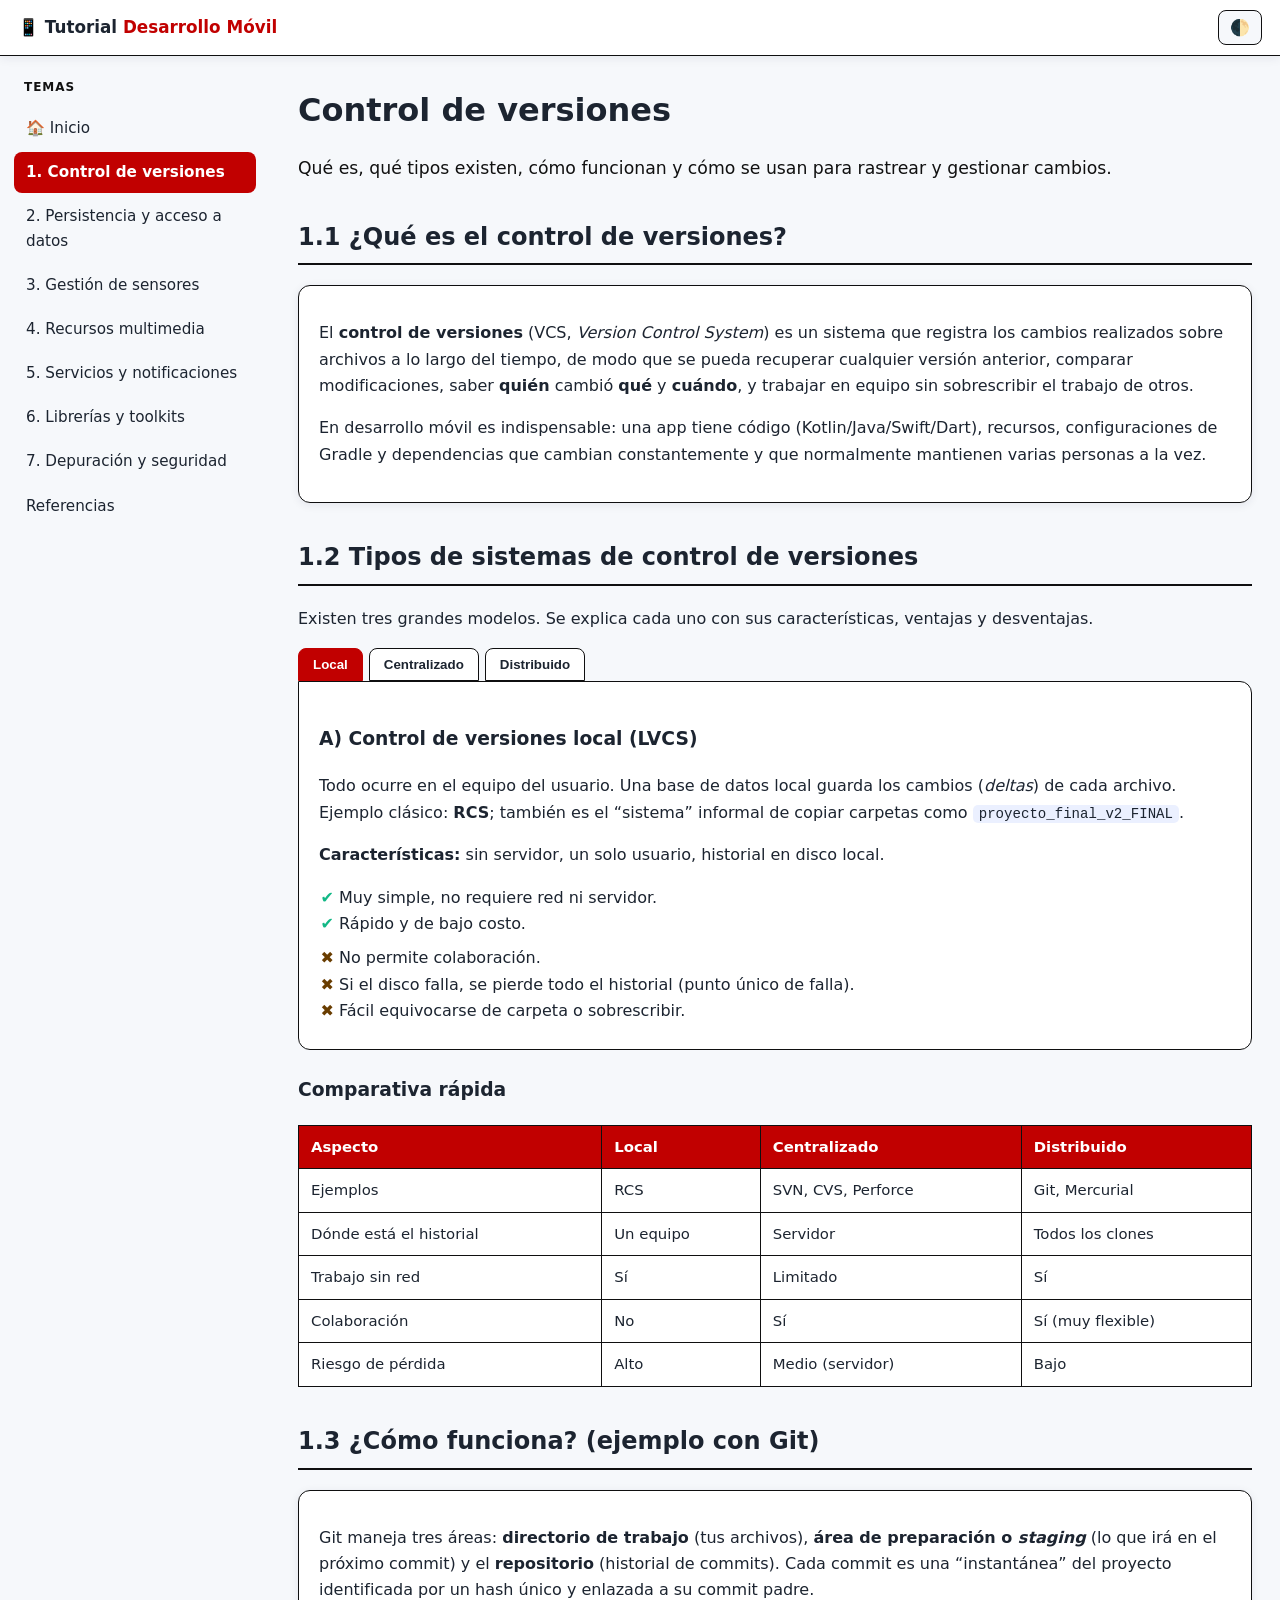
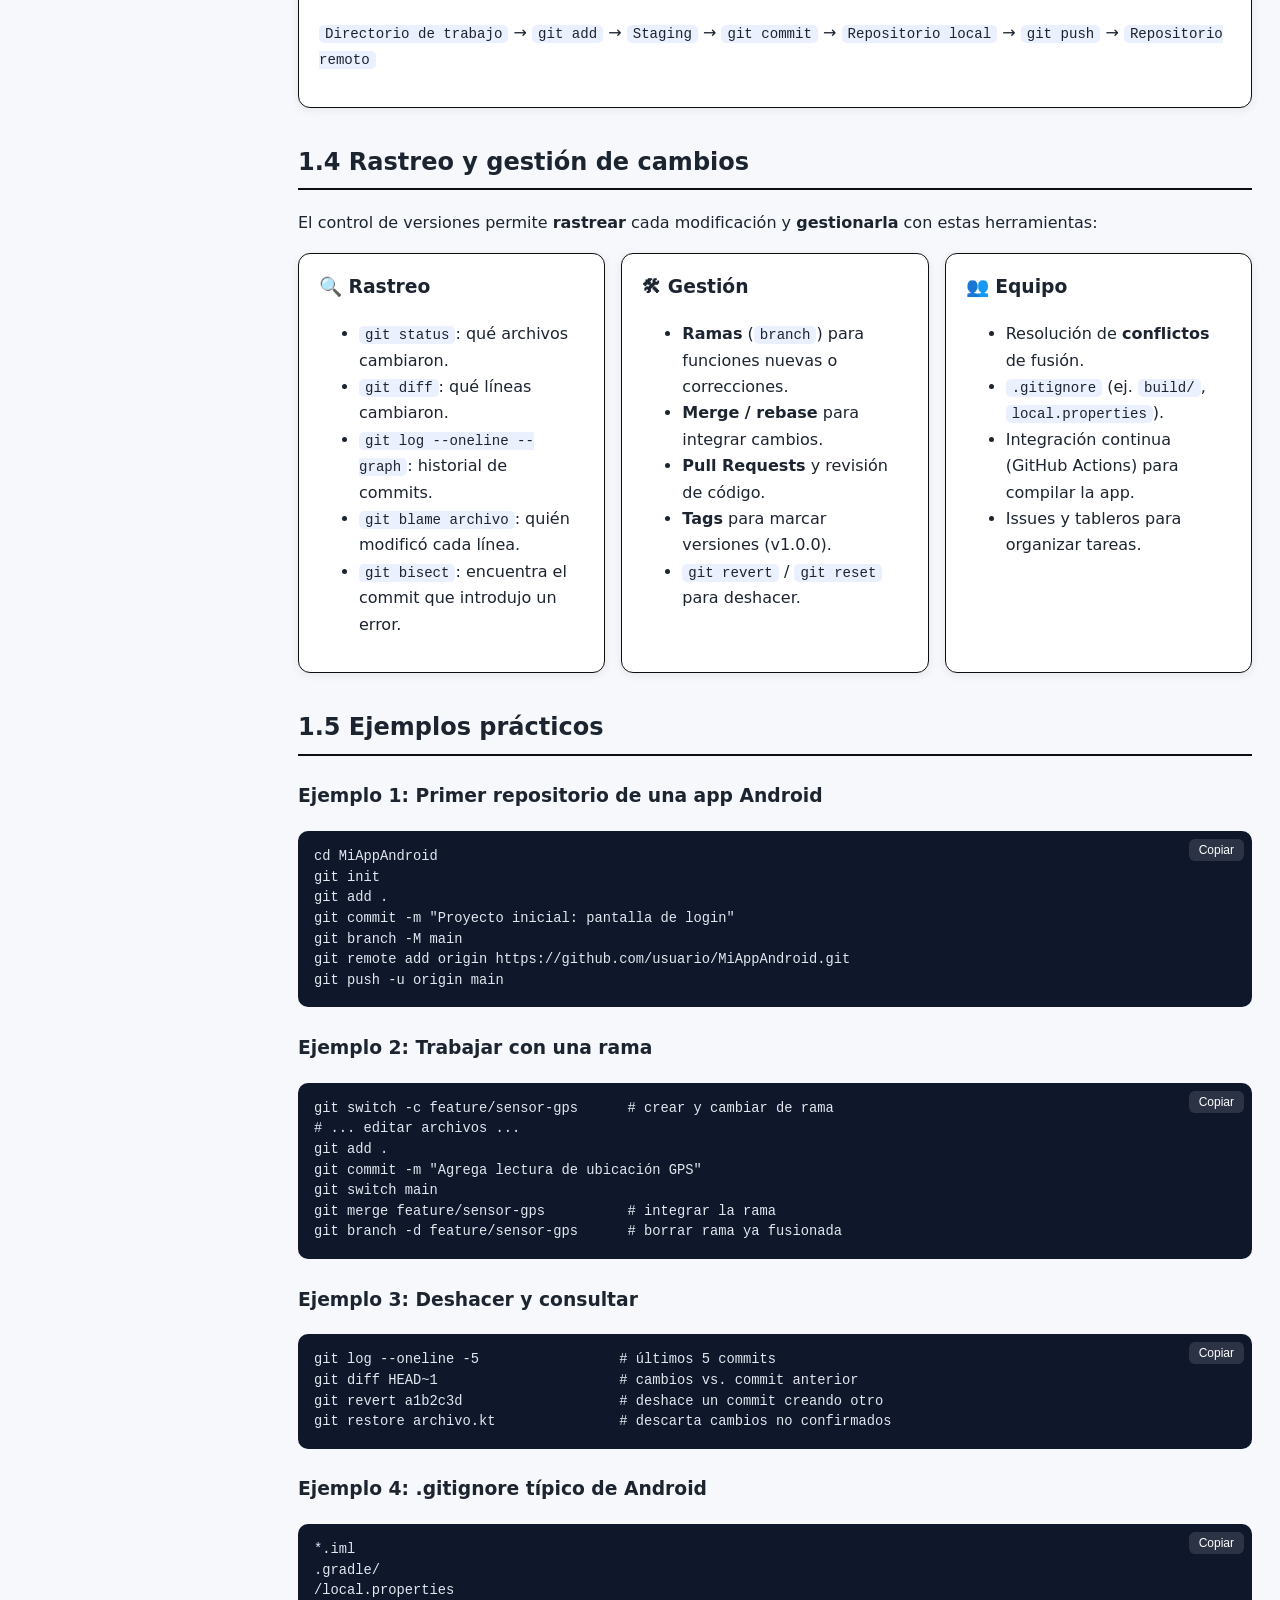
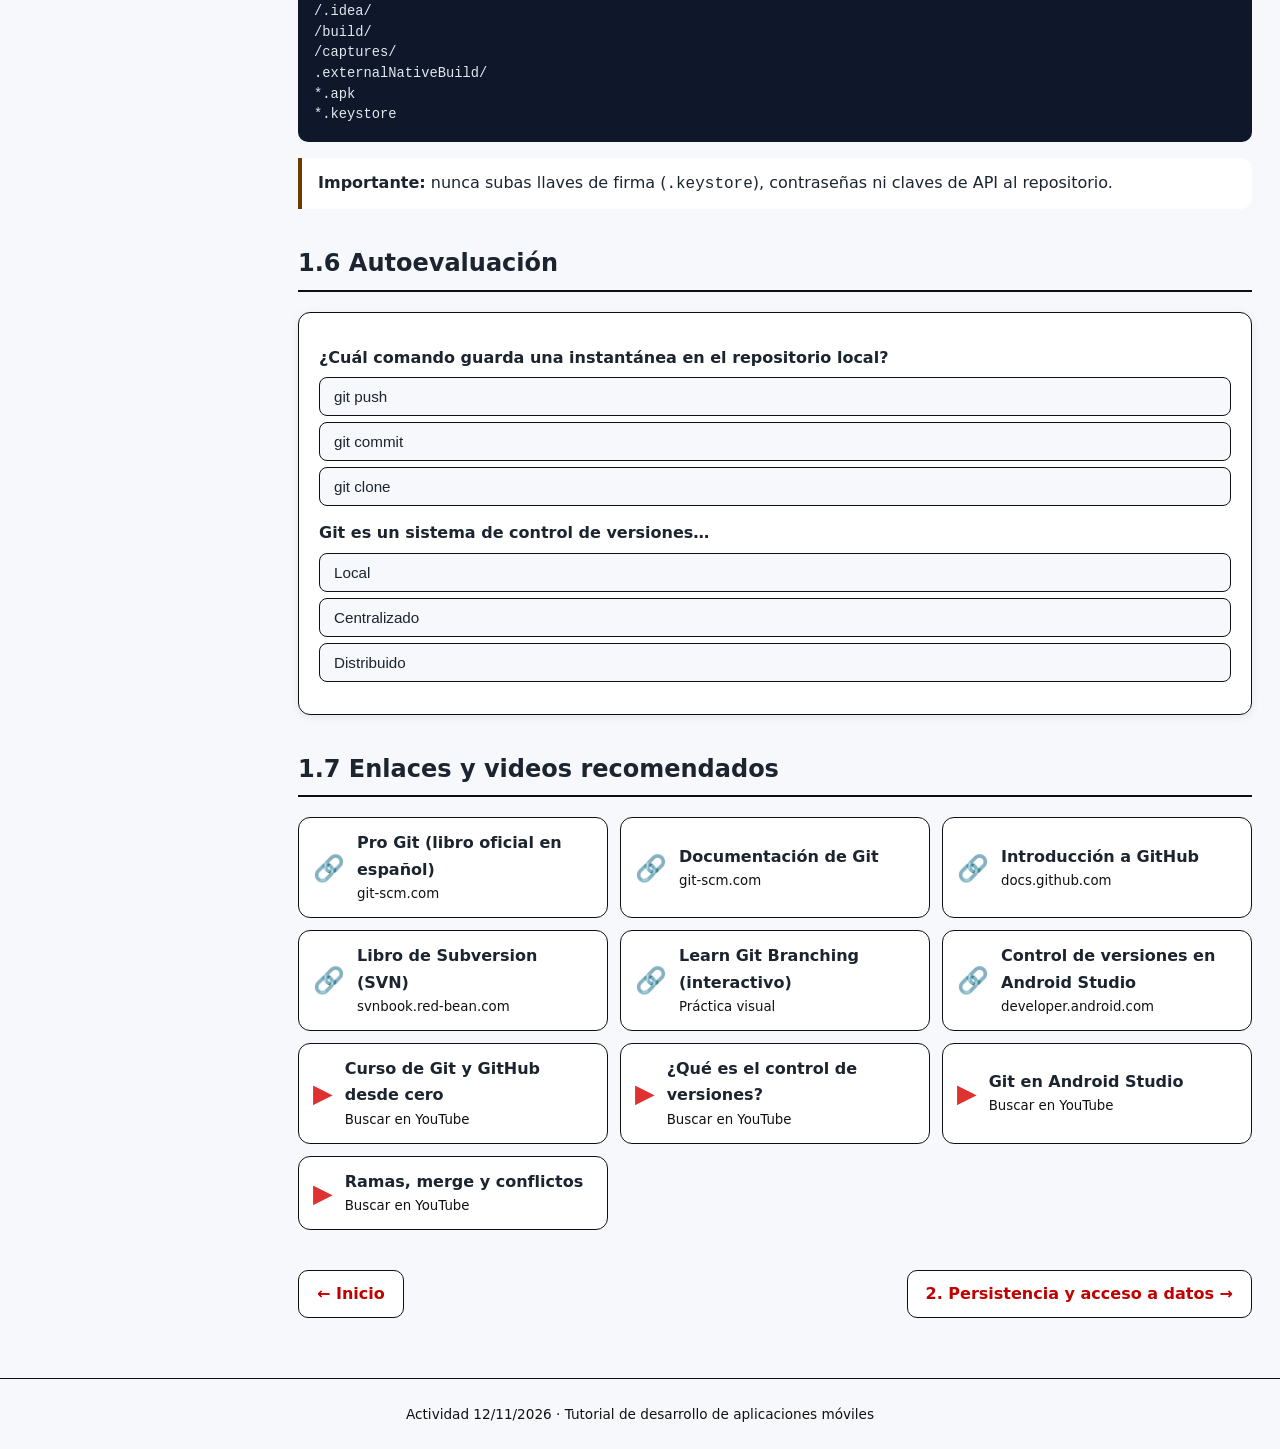
<file: pages/01-control-versiones.html>
<!DOCTYPE html>
<html lang="es">
<head>
<meta charset="UTF-8">
<meta name="viewport" content="width=device-width, initial-scale=1">
<title>Control de versiones · Tutorial Desarrollo Móvil</title>
<link rel="stylesheet" href="../css/styles.css">
</head>
<body>
<header class="topbar">
  <button class="icon-btn" id="menuBtn" aria-label="Abrir menú">☰</button>
  <a class="brand" href="../index.html">📱 Tutorial <span>Desarrollo Móvil</span></a>
  <button class="icon-btn" id="themeBtn" aria-label="Cambiar tema">🌓</button>
</header>
<div class="layout">
  <nav class="sidebar" id="sidebar">
    <h3>Temas</h3>
    <a href="../index.html">🏠 Inicio</a>
    <a href="01-control-versiones.html" class="active">1. Control de versiones</a><a href="02-persistencia-datos.html">2. Persistencia y acceso a datos</a><a href="03-sensores.html">3. Gestión de sensores</a><a href="04-multimedia.html">4. Recursos multimedia</a><a href="05-servicios-notificaciones.html">5. Servicios y notificaciones</a><a href="06-librerias-toolkits.html">6. Librerías y toolkits</a><a href="07-depuracion-seguridad.html">7. Depuración y seguridad</a><a href="08-referencias.html">Referencias</a>
  </nav>
  <main class="content">
    <h1>Control de versiones</h1>
    <p class="lead">Qué es, qué tipos existen, cómo funcionan y cómo se usan para rastrear y gestionar cambios.</p>
    
<h2>1.1 ¿Qué es el control de versiones?</h2>
<div class="card">
<p>El <strong>control de versiones</strong> (VCS, <em>Version Control System</em>) es un sistema que registra los cambios realizados sobre archivos a lo largo del tiempo, de modo que se pueda recuperar cualquier versión anterior, comparar modificaciones, saber <strong>quién</strong> cambió <strong>qué</strong> y <strong>cuándo</strong>, y trabajar en equipo sin sobrescribir el trabajo de otros.</p>
<p>En desarrollo móvil es indispensable: una app tiene código (Kotlin/Java/Swift/Dart), recursos, configuraciones de Gradle y dependencias que cambian constantemente y que normalmente mantienen varias personas a la vez.</p>
</div>

<h2>1.2 Tipos de sistemas de control de versiones</h2>
<p>Existen tres grandes modelos. Se explica cada uno con sus características, ventajas y desventajas.</p>

<div class="tabs">
  <button class="tab-btn active" data-target="t-local">Local</button>
  <button class="tab-btn" data-target="t-cent">Centralizado</button>
  <button class="tab-btn" data-target="t-dist">Distribuido</button>
</div>
<div class="tab-group-holder">
<div class="tab-panel active" id="t-local">
  <h3>A) Control de versiones local (LVCS)</h3>
  <p>Todo ocurre en el equipo del usuario. Una base de datos local guarda los cambios (<em>deltas</em>) de cada archivo. Ejemplo clásico: <strong>RCS</strong>; también es el “sistema” informal de copiar carpetas como <code>proyecto_final_v2_FINAL</code>.</p>
  <p><strong>Características:</strong> sin servidor, un solo usuario, historial en disco local.</p>
  <ul class="pros"><li>Muy simple, no requiere red ni servidor.</li><li>Rápido y de bajo costo.</li></ul>
  <ul class="cons"><li>No permite colaboración.</li><li>Si el disco falla, se pierde todo el historial (punto único de falla).</li><li>Fácil equivocarse de carpeta o sobrescribir.</li></ul>
</div>
<div class="tab-panel" id="t-cent">
  <h3>B) Control de versiones centralizado (CVCS)</h3>
  <p>Un <strong>servidor central</strong> guarda todas las versiones y los clientes descargan (<em>checkout</em>) y suben (<em>commit</em>) cambios a ese servidor. Ejemplos: <strong>Subversion (SVN)</strong>, CVS, Perforce.</p>
  <p><strong>Características:</strong> repositorio único, control de permisos centralizado, historial lineal con números de revisión, los archivos se pueden “bloquear” mientras se editan.</p>
  <ul class="pros"><li>Administración y permisos sencillos.</li><li>Todos ven el mismo estado del proyecto.</li><li>Buen manejo de archivos binarios grandes (Perforce).</li></ul>
  <ul class="cons"><li>Punto único de falla: si el servidor cae, nadie puede hacer commit.</li><li>Requiere conexión para casi todo.</li><li>Ramas (<em>branches</em>) y fusiones (<em>merge</em>) más pesadas y propensas a conflictos.</li></ul>
</div>
<div class="tab-panel" id="t-dist">
  <h3>C) Control de versiones distribuido (DVCS)</h3>
  <p>Cada usuario <strong>clona</strong> el repositorio completo, incluido todo el historial. Se trabaja localmente y luego se sincroniza con otros repositorios (<em>push/pull</em>). Ejemplos: <strong>Git</strong>, Mercurial, Bazaar. Plataformas que alojan Git: GitHub, GitLab, Bitbucket.</p>
  <p><strong>Características:</strong> historial completo local, commits sin conexión, ramas baratas y rápidas, integridad por hash SHA.</p>
  <ul class="pros"><li>Trabajo sin conexión y muy rápido.</li><li>Cada clon es una copia de seguridad completa.</li><li>Ramificación y fusión potentes; flujos de trabajo flexibles (Pull Request, Git Flow).</li></ul>
  <ul class="cons"><li>Curva de aprendizaje mayor (staging area, rebase, etc.).</li><li>Repositorios muy grandes o con binarios pesados ocupan mucho (se mitiga con Git LFS).</li><li>Sin bloqueo nativo de archivos.</li></ul>
</div>
</div>

<h3>Comparativa rápida</h3>
<div class="table-wrap"><table>
<tr><th>Aspecto</th><th>Local</th><th>Centralizado</th><th>Distribuido</th></tr>
<tr><td>Ejemplos</td><td>RCS</td><td>SVN, CVS, Perforce</td><td>Git, Mercurial</td></tr>
<tr><td>Dónde está el historial</td><td>Un equipo</td><td>Servidor</td><td>Todos los clones</td></tr>
<tr><td>Trabajo sin red</td><td>Sí</td><td>Limitado</td><td>Sí</td></tr>
<tr><td>Colaboración</td><td>No</td><td>Sí</td><td>Sí (muy flexible)</td></tr>
<tr><td>Riesgo de pérdida</td><td>Alto</td><td>Medio (servidor)</td><td>Bajo</td></tr>
</table></div>

<h2>1.3 ¿Cómo funciona? (ejemplo con Git)</h2>
<div class="card">
<p>Git maneja tres áreas: <strong>directorio de trabajo</strong> (tus archivos), <strong>área de preparación o <em>staging</em></strong> (lo que irá en el próximo commit) y el <strong>repositorio</strong> (historial de commits). Cada commit es una “instantánea” del proyecto identificada por un hash único y enlazada a su commit padre.</p>
<p><code>Directorio de trabajo</code> → <code>git add</code> → <code>Staging</code> → <code>git commit</code> → <code>Repositorio local</code> → <code>git push</code> → <code>Repositorio remoto</code></p>
</div>

<h2>1.4 Rastreo y gestión de cambios</h2>
<p>El control de versiones permite <strong>rastrear</strong> cada modificación y <strong>gestionarla</strong> con estas herramientas:</p>
<div class="grid">
<div class="card"><h3>🔍 Rastreo</h3><ul>
<li><code>git status</code>: qué archivos cambiaron.</li>
<li><code>git diff</code>: qué líneas cambiaron.</li>
<li><code>git log --oneline --graph</code>: historial de commits.</li>
<li><code>git blame archivo</code>: quién modificó cada línea.</li>
<li><code>git bisect</code>: encuentra el commit que introdujo un error.</li></ul></div>
<div class="card"><h3>🛠 Gestión</h3><ul>
<li><strong>Ramas</strong> (<code>branch</code>) para funciones nuevas o correcciones.</li>
<li><strong>Merge / rebase</strong> para integrar cambios.</li>
<li><strong>Pull Requests</strong> y revisión de código.</li>
<li><strong>Tags</strong> para marcar versiones (v1.0.0).</li>
<li><code>git revert</code> / <code>git reset</code> para deshacer.</li></ul></div>
<div class="card"><h3>👥 Equipo</h3><ul>
<li>Resolución de <strong>conflictos</strong> de fusión.</li>
<li><code>.gitignore</code> (ej. <code>build/</code>, <code>local.properties</code>).</li>
<li>Integración continua (GitHub Actions) para compilar la app.</li>
<li>Issues y tableros para organizar tareas.</li></ul></div>
</div>

<h2>1.5 Ejemplos prácticos</h2>
<h3>Ejemplo 1: Primer repositorio de una app Android</h3>
<div class="code-wrap"><pre><code class="bash">cd MiAppAndroid
git init
git add .
git commit -m "Proyecto inicial: pantalla de login"
git branch -M main
git remote add origin https://github.com/usuario/MiAppAndroid.git
git push -u origin main</code></pre></div>
<h3>Ejemplo 2: Trabajar con una rama</h3>
<div class="code-wrap"><pre><code class="bash">git switch -c feature/sensor-gps      # crear y cambiar de rama
# ... editar archivos ...
git add .
git commit -m "Agrega lectura de ubicación GPS"
git switch main
git merge feature/sensor-gps          # integrar la rama
git branch -d feature/sensor-gps      # borrar rama ya fusionada</code></pre></div>
<h3>Ejemplo 3: Deshacer y consultar</h3>
<div class="code-wrap"><pre><code class="bash">git log --oneline -5                 # últimos 5 commits
git diff HEAD~1                      # cambios vs. commit anterior
git revert a1b2c3d                   # deshace un commit creando otro
git restore archivo.kt               # descarta cambios no confirmados</code></pre></div>
<h3>Ejemplo 4: .gitignore típico de Android</h3>
<div class="code-wrap"><pre><code class="text">*.iml
.gradle/
/local.properties
/.idea/
/build/
/captures/
.externalNativeBuild/
*.apk
*.keystore</code></pre></div>
<div class="note warn"><strong>Importante:</strong> nunca subas llaves de firma (<code>.keystore</code>), contraseñas ni claves de API al repositorio.</div>

<h2>1.6 Autoevaluación</h2>
<div class="card quiz">
<div class="q" data-correct="b"><strong>¿Cuál comando guarda una instantánea en el repositorio local?</strong>
<button class="opt" data-v="a">git push</button><button class="opt" data-v="b">git commit</button><button class="opt" data-v="c">git clone</button><div class="fb"></div></div>
<div class="q" data-correct="c"><strong>Git es un sistema de control de versiones…</strong>
<button class="opt" data-v="a">Local</button><button class="opt" data-v="b">Centralizado</button><button class="opt" data-v="c">Distribuido</button><div class="fb"></div></div>
</div>

<h2>1.7 Enlaces y videos recomendados</h2>
<div class="resources"><a class="res" target="_blank" rel="noopener" href="https://git-scm.com/book/es/v2"><span class="ico">🔗</span><span><strong>Pro Git (libro oficial en español)</strong><small>git-scm.com</small></span></a><a class="res" target="_blank" rel="noopener" href="https://git-scm.com/doc"><span class="ico">🔗</span><span><strong>Documentación de Git</strong><small>git-scm.com</small></span></a><a class="res" target="_blank" rel="noopener" href="https://docs.github.com/es/get-started"><span class="ico">🔗</span><span><strong>Introducción a GitHub</strong><small>docs.github.com</small></span></a><a class="res" target="_blank" rel="noopener" href="https://svnbook.red-bean.com/"><span class="ico">🔗</span><span><strong>Libro de Subversion (SVN)</strong><small>svnbook.red-bean.com</small></span></a><a class="res" target="_blank" rel="noopener" href="https://learngitbranching.js.org/?locale=es_ES"><span class="ico">🔗</span><span><strong>Learn Git Branching (interactivo)</strong><small>Práctica visual</small></span></a><a class="res" target="_blank" rel="noopener" href="https://developer.android.com/studio/intro/version-control"><span class="ico">🔗</span><span><strong>Control de versiones en Android Studio</strong><small>developer.android.com</small></span></a><a class="res yt" target="_blank" rel="noopener" href="https://www.youtube.com/results?search_query=curso+de+git+y+github+desde+cero+en+espa%C3%B1ol"><span class="ico">▶</span><span><strong>Curso de Git y GitHub desde cero</strong><small>Buscar en YouTube</small></span></a><a class="res yt" target="_blank" rel="noopener" href="https://www.youtube.com/results?search_query=qu%C3%A9+es+el+control+de+versiones+git+svn+diferencias"><span class="ico">▶</span><span><strong>¿Qué es el control de versiones?</strong><small>Buscar en YouTube</small></span></a><a class="res yt" target="_blank" rel="noopener" href="https://www.youtube.com/results?search_query=git+y+github+android+studio+tutorial"><span class="ico">▶</span><span><strong>Git en Android Studio</strong><small>Buscar en YouTube</small></span></a><a class="res yt" target="_blank" rel="noopener" href="https://www.youtube.com/results?search_query=git+branch+merge+conflictos+tutorial+espa%C3%B1ol"><span class="ico">▶</span><span><strong>Ramas, merge y conflictos</strong><small>Buscar en YouTube</small></span></a></div>

    <div class="pager"><a href="../index.html">← Inicio</a><a href="02-persistencia-datos.html">2. Persistencia y acceso a datos →</a></div>
  </main>
</div>
<footer>Actividad 12/11/2026 · Tutorial de desarrollo de aplicaciones móviles</footer>
<button id="toTop" aria-label="Volver arriba">↑</button>
<script src="../js/main.js"></script>
</body>
</html>
</file>
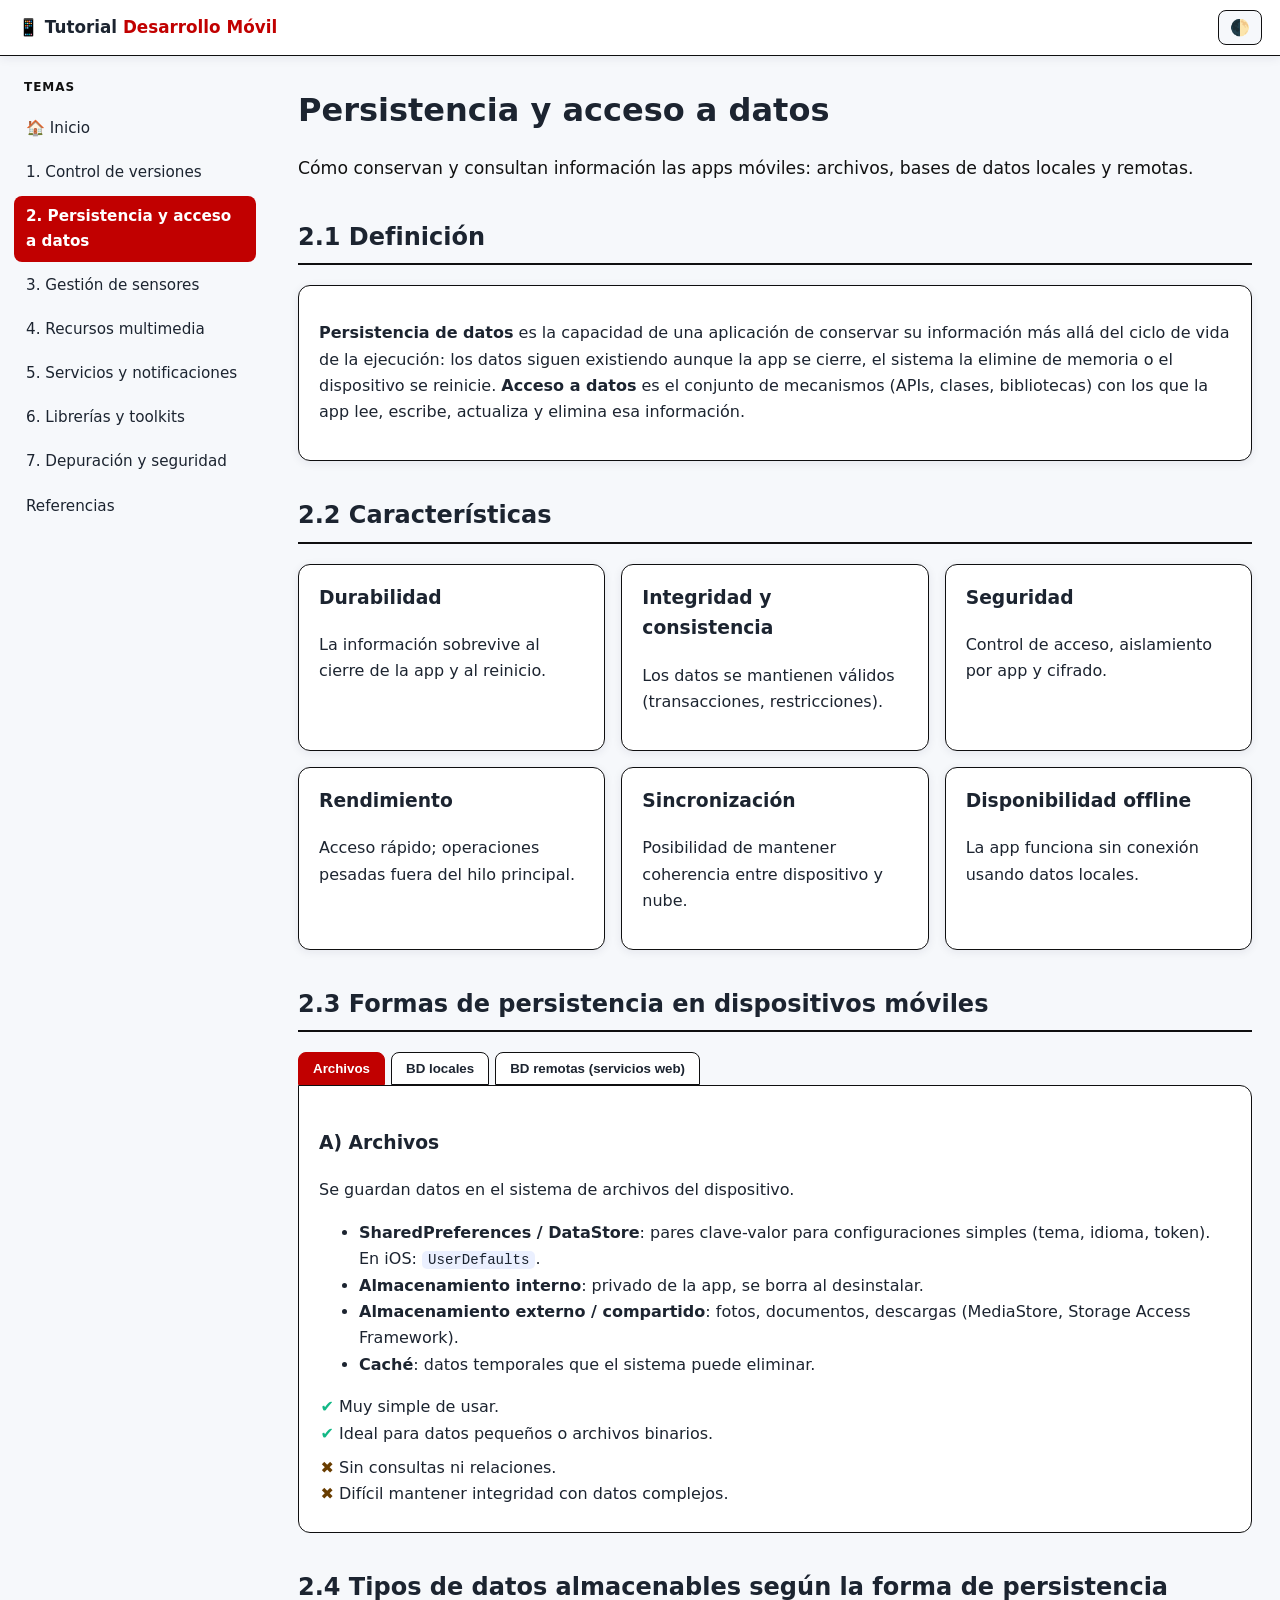
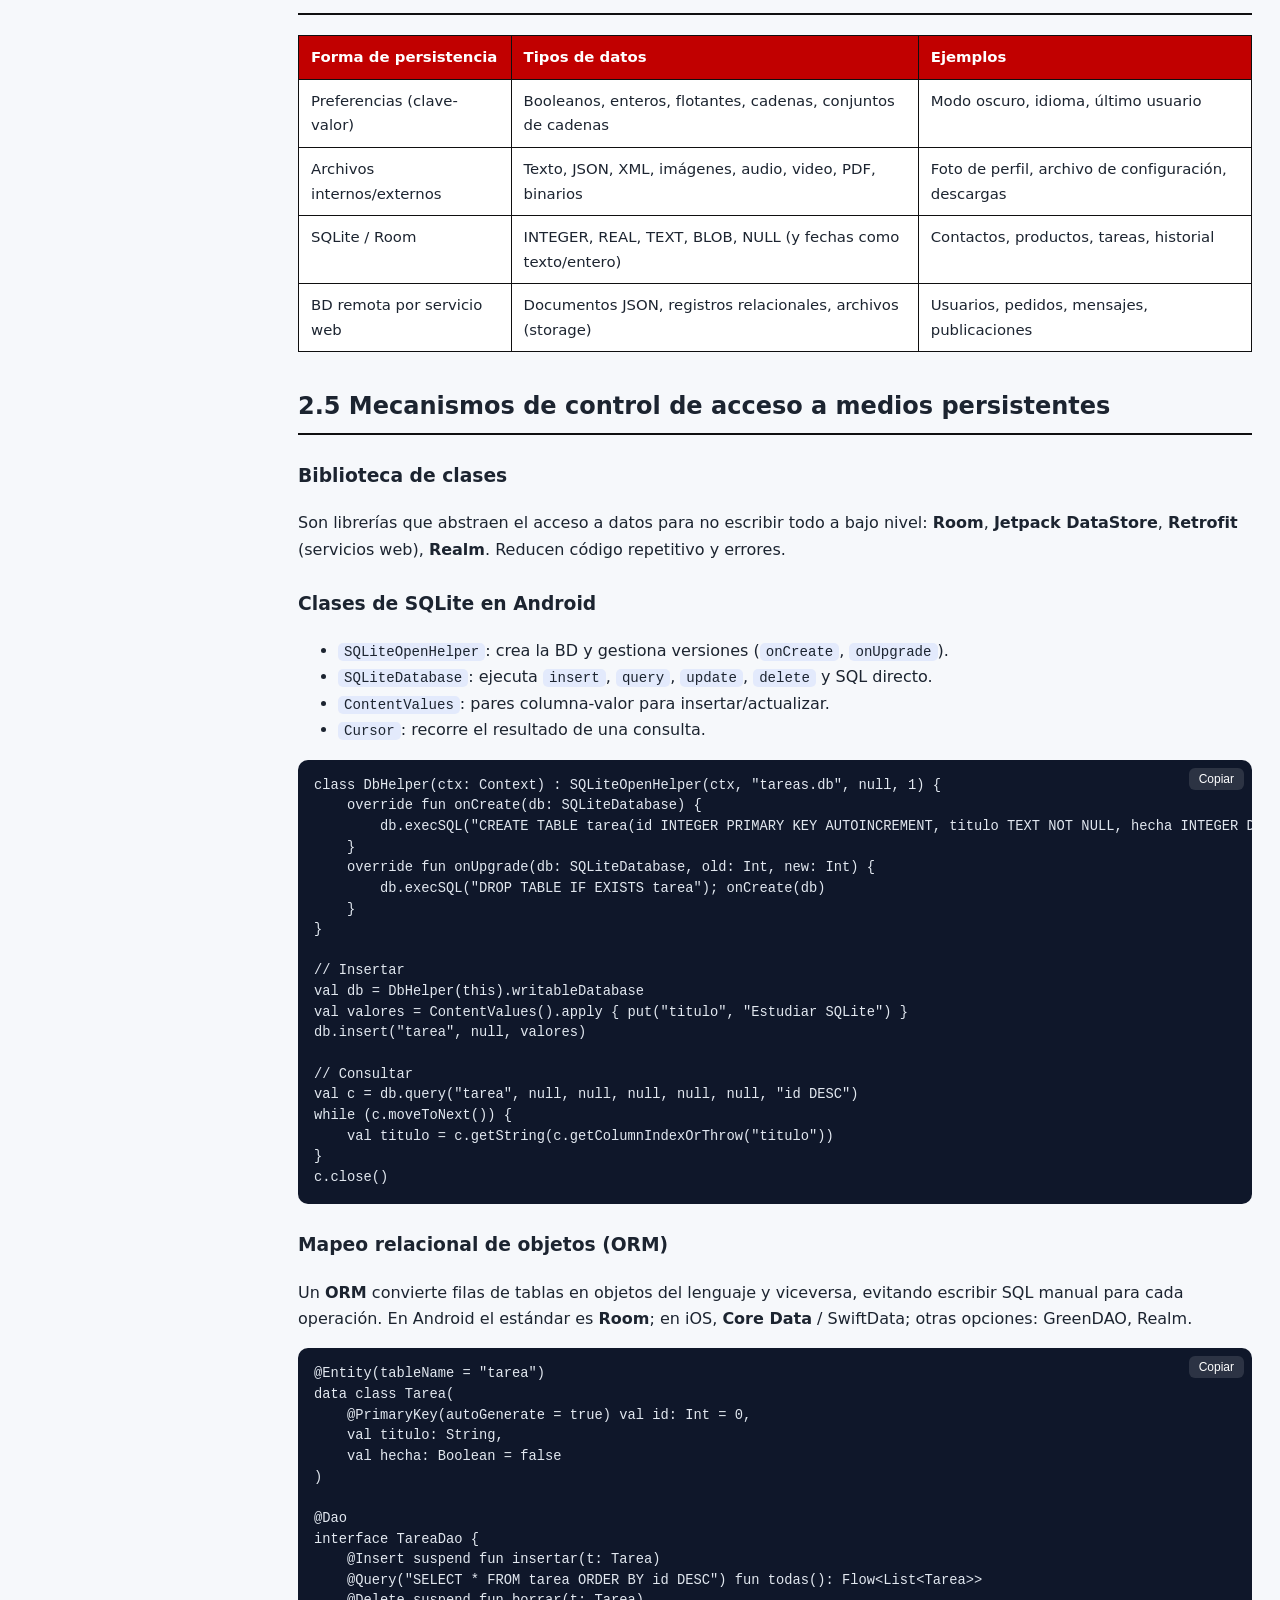
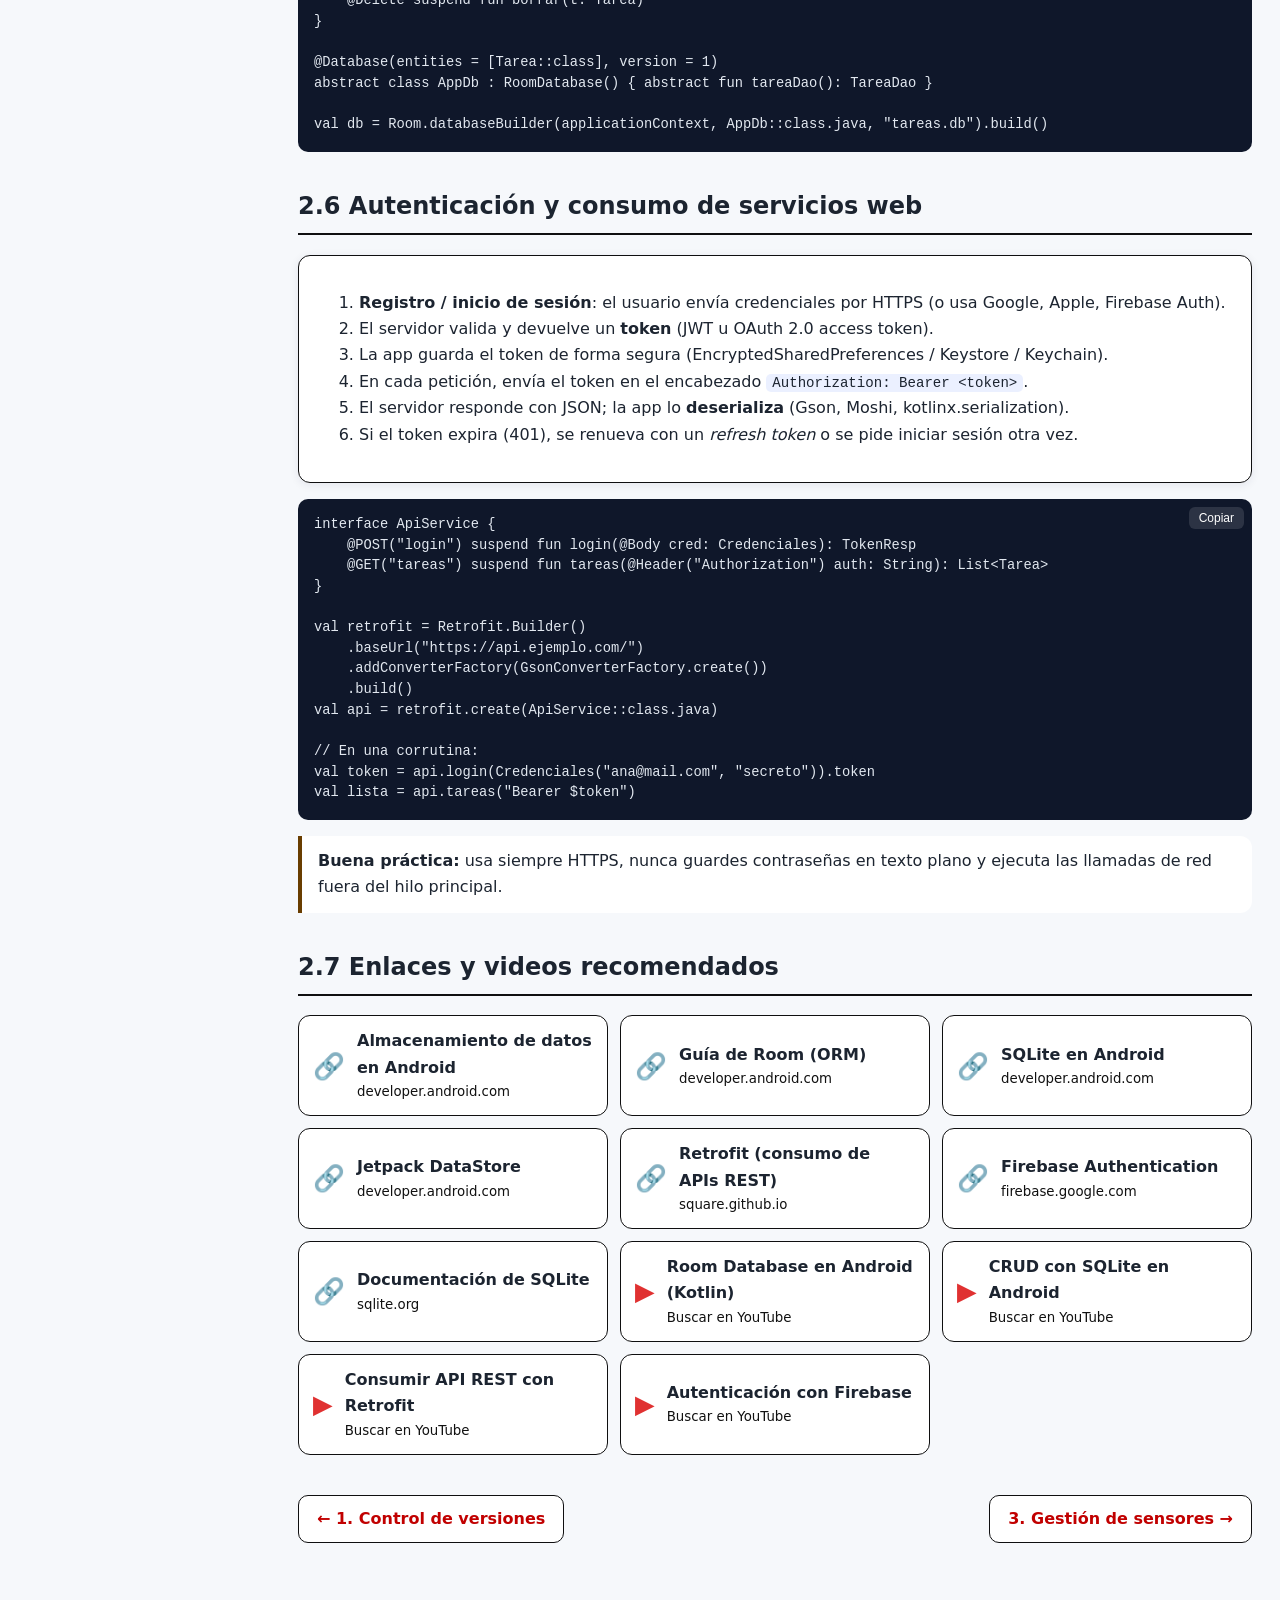
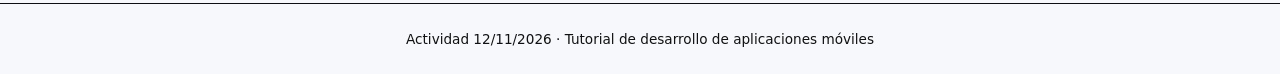
<file: pages/02-persistencia-datos.html>
<!DOCTYPE html>
<html lang="es">
<head>
<meta charset="UTF-8">
<meta name="viewport" content="width=device-width, initial-scale=1">
<title>Persistencia y acceso a datos · Tutorial Desarrollo Móvil</title>
<link rel="stylesheet" href="../css/styles.css">
</head>
<body>
<header class="topbar">
  <button class="icon-btn" id="menuBtn" aria-label="Abrir menú">☰</button>
  <a class="brand" href="../index.html">📱 Tutorial <span>Desarrollo Móvil</span></a>
  <button class="icon-btn" id="themeBtn" aria-label="Cambiar tema">🌓</button>
</header>
<div class="layout">
  <nav class="sidebar" id="sidebar">
    <h3>Temas</h3>
    <a href="../index.html">🏠 Inicio</a>
    <a href="01-control-versiones.html">1. Control de versiones</a><a href="02-persistencia-datos.html" class="active">2. Persistencia y acceso a datos</a><a href="03-sensores.html">3. Gestión de sensores</a><a href="04-multimedia.html">4. Recursos multimedia</a><a href="05-servicios-notificaciones.html">5. Servicios y notificaciones</a><a href="06-librerias-toolkits.html">6. Librerías y toolkits</a><a href="07-depuracion-seguridad.html">7. Depuración y seguridad</a><a href="08-referencias.html">Referencias</a>
  </nav>
  <main class="content">
    <h1>Persistencia y acceso a datos</h1>
    <p class="lead">Cómo conservan y consultan información las apps móviles: archivos, bases de datos locales y remotas.</p>
    
<h2>2.1 Definición</h2>
<div class="card">
<p><strong>Persistencia de datos</strong> es la capacidad de una aplicación de conservar su información más allá del ciclo de vida de la ejecución: los datos siguen existiendo aunque la app se cierre, el sistema la elimine de memoria o el dispositivo se reinicie. <strong>Acceso a datos</strong> es el conjunto de mecanismos (APIs, clases, bibliotecas) con los que la app lee, escribe, actualiza y elimina esa información.</p>
</div>

<h2>2.2 Características</h2>
<div class="grid">
<div class="card"><h3>Durabilidad</h3><p>La información sobrevive al cierre de la app y al reinicio.</p></div>
<div class="card"><h3>Integridad y consistencia</h3><p>Los datos se mantienen válidos (transacciones, restricciones).</p></div>
<div class="card"><h3>Seguridad</h3><p>Control de acceso, aislamiento por app y cifrado.</p></div>
<div class="card"><h3>Rendimiento</h3><p>Acceso rápido; operaciones pesadas fuera del hilo principal.</p></div>
<div class="card"><h3>Sincronización</h3><p>Posibilidad de mantener coherencia entre dispositivo y nube.</p></div>
<div class="card"><h3>Disponibilidad offline</h3><p>La app funciona sin conexión usando datos locales.</p></div>
</div>

<h2>2.3 Formas de persistencia en dispositivos móviles</h2>
<div class="tabs">
  <button class="tab-btn active" data-target="t-files">Archivos</button>
  <button class="tab-btn" data-target="t-local">BD locales</button>
  <button class="tab-btn" data-target="t-remote">BD remotas (servicios web)</button>
</div>
<div>
<div class="tab-panel active" id="t-files">
  <h3>A) Archivos</h3>
  <p>Se guardan datos en el sistema de archivos del dispositivo.</p>
  <ul>
    <li><strong>SharedPreferences / DataStore</strong>: pares clave-valor para configuraciones simples (tema, idioma, token). En iOS: <code>UserDefaults</code>.</li>
    <li><strong>Almacenamiento interno</strong>: privado de la app, se borra al desinstalar.</li>
    <li><strong>Almacenamiento externo / compartido</strong>: fotos, documentos, descargas (MediaStore, Storage Access Framework).</li>
    <li><strong>Caché</strong>: datos temporales que el sistema puede eliminar.</li>
  </ul>
  <ul class="pros"><li>Muy simple de usar.</li><li>Ideal para datos pequeños o archivos binarios.</li></ul>
  <ul class="cons"><li>Sin consultas ni relaciones.</li><li>Difícil mantener integridad con datos complejos.</li></ul>
</div>
<div class="tab-panel" id="t-local">
  <h3>B) Bases de datos locales</h3>
  <p>Almacenan datos estructurados dentro del dispositivo. La más común es <strong>SQLite</strong> (relacional, embebida, sin servidor). Alternativas: <strong>Room</strong> (capa sobre SQLite), Realm, ObjectBox, Core Data (iOS).</p>
  <ul class="pros"><li>Consultas SQL, relaciones, transacciones.</li><li>Funciona sin internet y es rápida.</li></ul>
  <ul class="cons"><li>Los datos quedan solo en ese dispositivo.</li><li>Requiere diseñar esquemas y migraciones.</li></ul>
</div>
<div class="tab-panel" id="t-remote">
  <h3>C) Bases de datos remotas mediante servicios web</h3>
  <p>La app se comunica con un servidor (API REST/GraphQL) por HTTP(S) que guarda la información en una BD en la nube (MySQL, PostgreSQL, MongoDB, Firebase Firestore, Supabase). Los datos suelen viajar en formato <strong>JSON</strong>.</p>
  <ul class="pros"><li>Datos compartidos entre dispositivos y usuarios.</li><li>Respaldo centralizado y escalable.</li></ul>
  <ul class="cons"><li>Requiere conexión y manejo de latencia/errores.</li><li>Necesita autenticación y seguridad del servidor.</li></ul>
</div>
</div>

<h2>2.4 Tipos de datos almacenables según la forma de persistencia</h2>
<div class="table-wrap"><table>
<tr><th>Forma de persistencia</th><th>Tipos de datos</th><th>Ejemplos</th></tr>
<tr><td>Preferencias (clave-valor)</td><td>Booleanos, enteros, flotantes, cadenas, conjuntos de cadenas</td><td>Modo oscuro, idioma, último usuario</td></tr>
<tr><td>Archivos internos/externos</td><td>Texto, JSON, XML, imágenes, audio, video, PDF, binarios</td><td>Foto de perfil, archivo de configuración, descargas</td></tr>
<tr><td>SQLite / Room</td><td>INTEGER, REAL, TEXT, BLOB, NULL (y fechas como texto/entero)</td><td>Contactos, productos, tareas, historial</td></tr>
<tr><td>BD remota por servicio web</td><td>Documentos JSON, registros relacionales, archivos (storage)</td><td>Usuarios, pedidos, mensajes, publicaciones</td></tr>
</table></div>

<h2>2.5 Mecanismos de control de acceso a medios persistentes</h2>
<h3>Biblioteca de clases</h3>
<p>Son librerías que abstraen el acceso a datos para no escribir todo a bajo nivel: <strong>Room</strong>, <strong>Jetpack DataStore</strong>, <strong>Retrofit</strong> (servicios web), <strong>Realm</strong>. Reducen código repetitivo y errores.</p>

<h3>Clases de SQLite en Android</h3>
<ul>
<li><code>SQLiteOpenHelper</code>: crea la BD y gestiona versiones (<code>onCreate</code>, <code>onUpgrade</code>).</li>
<li><code>SQLiteDatabase</code>: ejecuta <code>insert</code>, <code>query</code>, <code>update</code>, <code>delete</code> y SQL directo.</li>
<li><code>ContentValues</code>: pares columna-valor para insertar/actualizar.</li>
<li><code>Cursor</code>: recorre el resultado de una consulta.</li>
</ul>
<div class="code-wrap"><pre><code class="kotlin">class DbHelper(ctx: Context) : SQLiteOpenHelper(ctx, "tareas.db", null, 1) {
    override fun onCreate(db: SQLiteDatabase) {
        db.execSQL("CREATE TABLE tarea(id INTEGER PRIMARY KEY AUTOINCREMENT, titulo TEXT NOT NULL, hecha INTEGER DEFAULT 0)")
    }
    override fun onUpgrade(db: SQLiteDatabase, old: Int, new: Int) {
        db.execSQL("DROP TABLE IF EXISTS tarea"); onCreate(db)
    }
}

// Insertar
val db = DbHelper(this).writableDatabase
val valores = ContentValues().apply { put("titulo", "Estudiar SQLite") }
db.insert("tarea", null, valores)

// Consultar
val c = db.query("tarea", null, null, null, null, null, "id DESC")
while (c.moveToNext()) {
    val titulo = c.getString(c.getColumnIndexOrThrow("titulo"))
}
c.close()</code></pre></div>

<h3>Mapeo relacional de objetos (ORM)</h3>
<p>Un <strong>ORM</strong> convierte filas de tablas en objetos del lenguaje y viceversa, evitando escribir SQL manual para cada operación. En Android el estándar es <strong>Room</strong>; en iOS, <strong>Core Data</strong> / SwiftData; otras opciones: GreenDAO, Realm.</p>
<div class="code-wrap"><pre><code class="kotlin">@Entity(tableName = "tarea")
data class Tarea(
    @PrimaryKey(autoGenerate = true) val id: Int = 0,
    val titulo: String,
    val hecha: Boolean = false
)

@Dao
interface TareaDao {
    @Insert suspend fun insertar(t: Tarea)
    @Query("SELECT * FROM tarea ORDER BY id DESC") fun todas(): Flow&lt;List&lt;Tarea&gt;&gt;
    @Delete suspend fun borrar(t: Tarea)
}

@Database(entities = [Tarea::class], version = 1)
abstract class AppDb : RoomDatabase() { abstract fun tareaDao(): TareaDao }

val db = Room.databaseBuilder(applicationContext, AppDb::class.java, "tareas.db").build()</code></pre></div>

<h2>2.6 Autenticación y consumo de servicios web</h2>
<div class="card"><ol>
<li><strong>Registro / inicio de sesión</strong>: el usuario envía credenciales por HTTPS (o usa Google, Apple, Firebase Auth).</li>
<li>El servidor valida y devuelve un <strong>token</strong> (JWT u OAuth 2.0 access token).</li>
<li>La app guarda el token de forma segura (EncryptedSharedPreferences / Keystore / Keychain).</li>
<li>En cada petición, envía el token en el encabezado <code>Authorization: Bearer &lt;token&gt;</code>.</li>
<li>El servidor responde con JSON; la app lo <strong>deserializa</strong> (Gson, Moshi, kotlinx.serialization).</li>
<li>Si el token expira (401), se renueva con un <em>refresh token</em> o se pide iniciar sesión otra vez.</li>
</ol></div>
<div class="code-wrap"><pre><code class="kotlin">interface ApiService {
    @POST("login") suspend fun login(@Body cred: Credenciales): TokenResp
    @GET("tareas") suspend fun tareas(@Header("Authorization") auth: String): List&lt;Tarea&gt;
}

val retrofit = Retrofit.Builder()
    .baseUrl("https://api.ejemplo.com/")
    .addConverterFactory(GsonConverterFactory.create())
    .build()
val api = retrofit.create(ApiService::class.java)

// En una corrutina:
val token = api.login(Credenciales("ana@mail.com", "secreto")).token
val lista = api.tareas("Bearer $token")</code></pre></div>
<div class="note warn"><strong>Buena práctica:</strong> usa siempre HTTPS, nunca guardes contraseñas en texto plano y ejecuta las llamadas de red fuera del hilo principal.</div>

<h2>2.7 Enlaces y videos recomendados</h2>
<div class="resources"><a class="res" target="_blank" rel="noopener" href="https://developer.android.com/training/data-storage"><span class="ico">🔗</span><span><strong>Almacenamiento de datos en Android</strong><small>developer.android.com</small></span></a><a class="res" target="_blank" rel="noopener" href="https://developer.android.com/training/data-storage/room"><span class="ico">🔗</span><span><strong>Guía de Room (ORM)</strong><small>developer.android.com</small></span></a><a class="res" target="_blank" rel="noopener" href="https://developer.android.com/training/data-storage/sqlite"><span class="ico">🔗</span><span><strong>SQLite en Android</strong><small>developer.android.com</small></span></a><a class="res" target="_blank" rel="noopener" href="https://developer.android.com/topic/libraries/architecture/datastore"><span class="ico">🔗</span><span><strong>Jetpack DataStore</strong><small>developer.android.com</small></span></a><a class="res" target="_blank" rel="noopener" href="https://square.github.io/retrofit/"><span class="ico">🔗</span><span><strong>Retrofit (consumo de APIs REST)</strong><small>square.github.io</small></span></a><a class="res" target="_blank" rel="noopener" href="https://firebase.google.com/docs/auth"><span class="ico">🔗</span><span><strong>Firebase Authentication</strong><small>firebase.google.com</small></span></a><a class="res" target="_blank" rel="noopener" href="https://www.sqlite.org/docs.html"><span class="ico">🔗</span><span><strong>Documentación de SQLite</strong><small>sqlite.org</small></span></a><a class="res yt" target="_blank" rel="noopener" href="https://www.youtube.com/results?search_query=android+room+database+tutorial+kotlin+espa%C3%B1ol"><span class="ico">▶</span><span><strong>Room Database en Android (Kotlin)</strong><small>Buscar en YouTube</small></span></a><a class="res yt" target="_blank" rel="noopener" href="https://www.youtube.com/results?search_query=sqlite+android+studio+crud+tutorial+espa%C3%B1ol"><span class="ico">▶</span><span><strong>CRUD con SQLite en Android</strong><small>Buscar en YouTube</small></span></a><a class="res yt" target="_blank" rel="noopener" href="https://www.youtube.com/results?search_query=retrofit+consumir+api+rest+android+kotlin"><span class="ico">▶</span><span><strong>Consumir API REST con Retrofit</strong><small>Buscar en YouTube</small></span></a><a class="res yt" target="_blank" rel="noopener" href="https://www.youtube.com/results?search_query=firebase+authentication+android+tutorial+espa%C3%B1ol"><span class="ico">▶</span><span><strong>Autenticación con Firebase</strong><small>Buscar en YouTube</small></span></a></div>

    <div class="pager"><a href="01-control-versiones.html">← 1. Control de versiones</a><a href="03-sensores.html">3. Gestión de sensores →</a></div>
  </main>
</div>
<footer>Actividad 12/11/2026 · Tutorial de desarrollo de aplicaciones móviles</footer>
<button id="toTop" aria-label="Volver arriba">↑</button>
<script src="../js/main.js"></script>
</body>
</html>
</file>
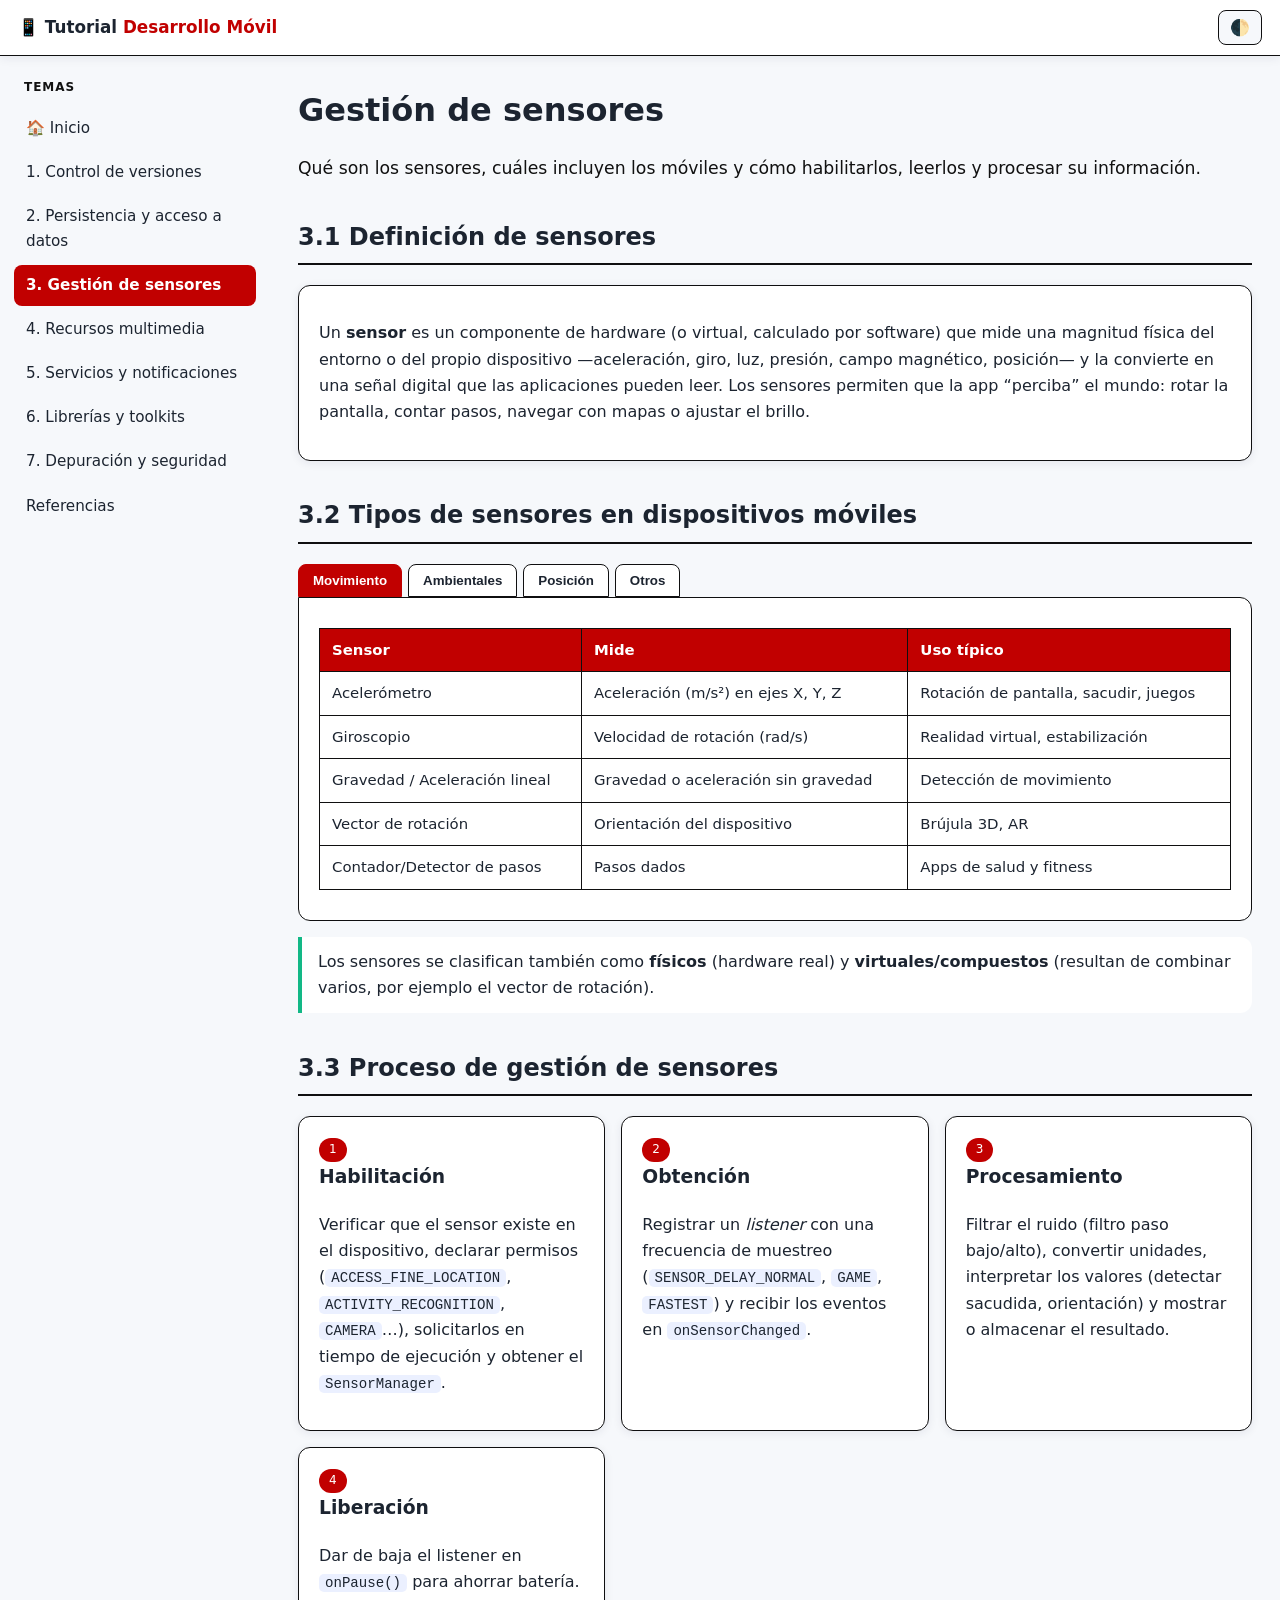
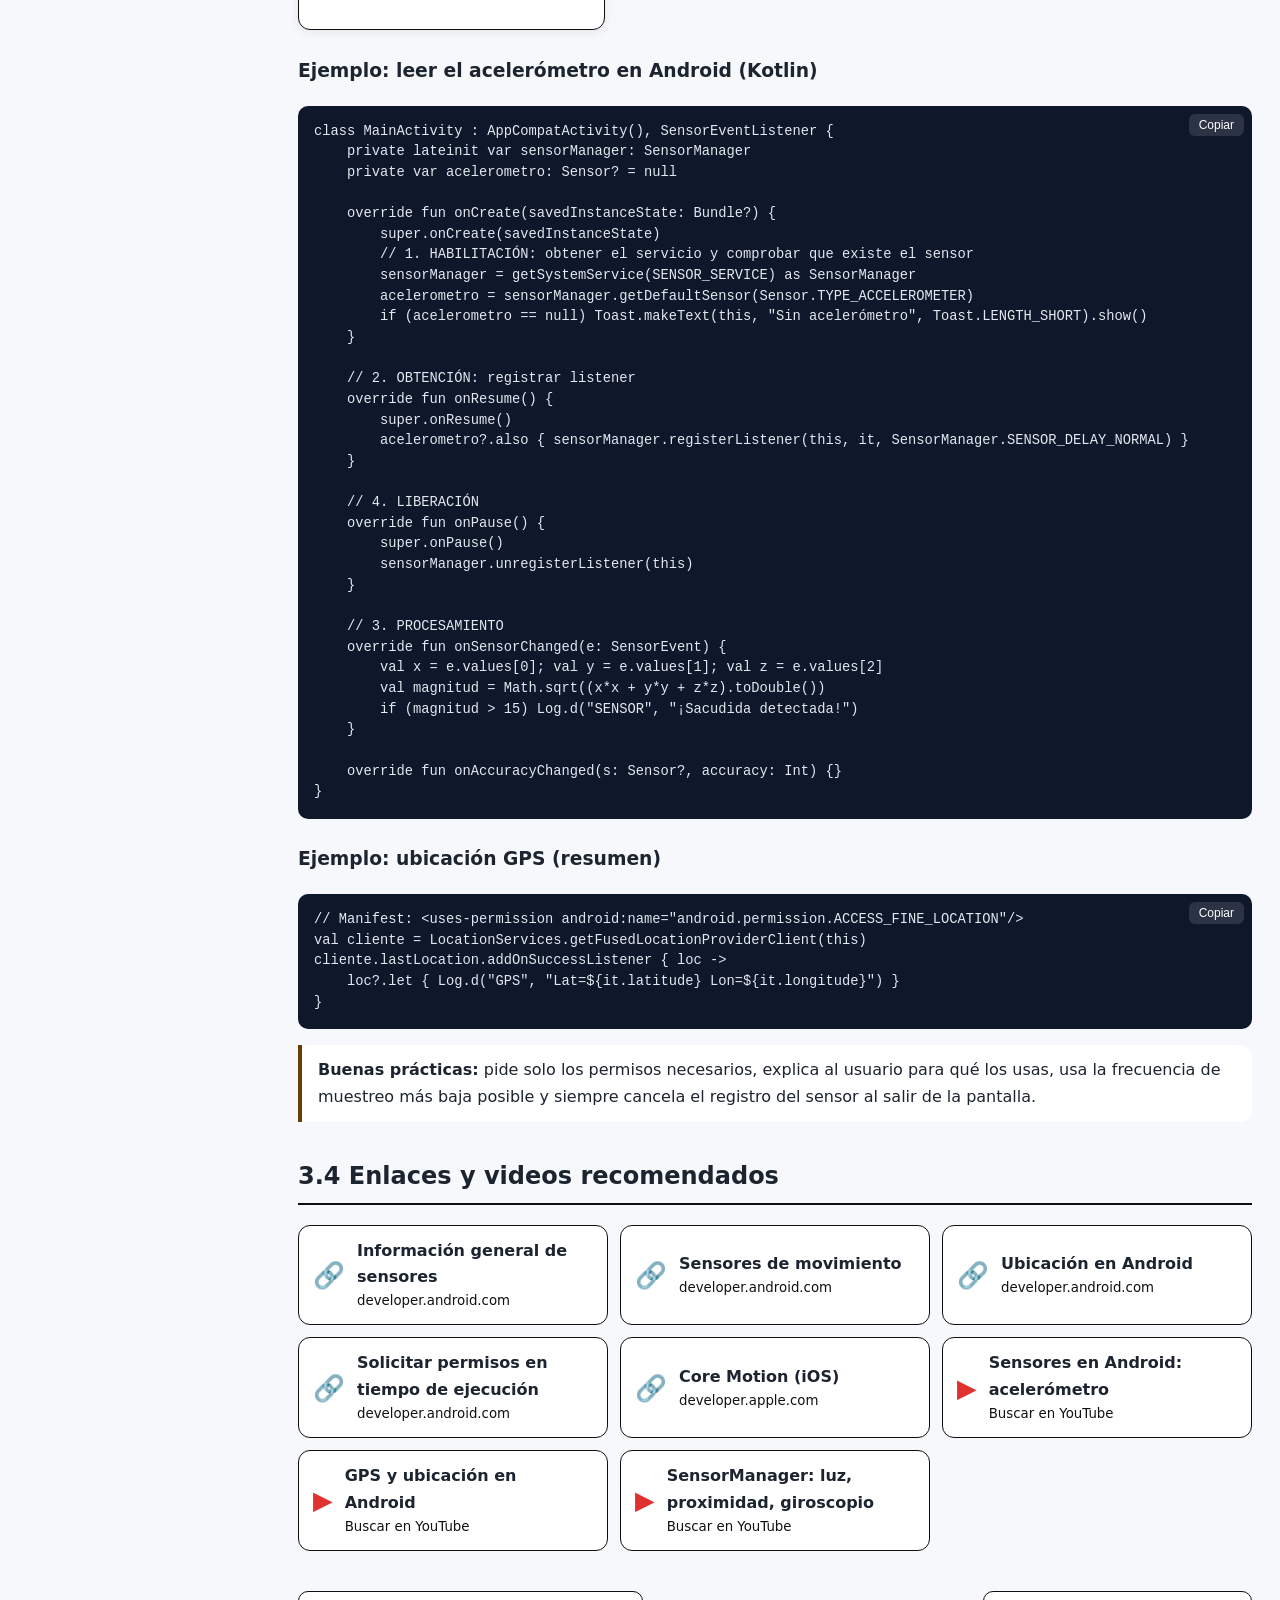
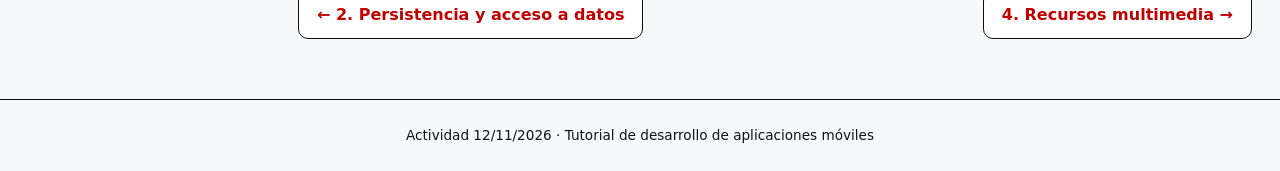
<file: pages/03-sensores.html>
<!DOCTYPE html>
<html lang="es">
<head>
<meta charset="UTF-8">
<meta name="viewport" content="width=device-width, initial-scale=1">
<title>Gestión de sensores · Tutorial Desarrollo Móvil</title>
<link rel="stylesheet" href="../css/styles.css">
</head>
<body>
<header class="topbar">
  <button class="icon-btn" id="menuBtn" aria-label="Abrir menú">☰</button>
  <a class="brand" href="../index.html">📱 Tutorial <span>Desarrollo Móvil</span></a>
  <button class="icon-btn" id="themeBtn" aria-label="Cambiar tema">🌓</button>
</header>
<div class="layout">
  <nav class="sidebar" id="sidebar">
    <h3>Temas</h3>
    <a href="../index.html">🏠 Inicio</a>
    <a href="01-control-versiones.html">1. Control de versiones</a><a href="02-persistencia-datos.html">2. Persistencia y acceso a datos</a><a href="03-sensores.html" class="active">3. Gestión de sensores</a><a href="04-multimedia.html">4. Recursos multimedia</a><a href="05-servicios-notificaciones.html">5. Servicios y notificaciones</a><a href="06-librerias-toolkits.html">6. Librerías y toolkits</a><a href="07-depuracion-seguridad.html">7. Depuración y seguridad</a><a href="08-referencias.html">Referencias</a>
  </nav>
  <main class="content">
    <h1>Gestión de sensores</h1>
    <p class="lead">Qué son los sensores, cuáles incluyen los móviles y cómo habilitarlos, leerlos y procesar su información.</p>
    
<h2>3.1 Definición de sensores</h2>
<div class="card">
<p>Un <strong>sensor</strong> es un componente de hardware (o virtual, calculado por software) que mide una magnitud física del entorno o del propio dispositivo —aceleración, giro, luz, presión, campo magnético, posición— y la convierte en una señal digital que las aplicaciones pueden leer. Los sensores permiten que la app “perciba” el mundo: rotar la pantalla, contar pasos, navegar con mapas o ajustar el brillo.</p>
</div>

<h2>3.2 Tipos de sensores en dispositivos móviles</h2>
<div class="tabs">
  <button class="tab-btn active" data-target="t-mov">Movimiento</button>
  <button class="tab-btn" data-target="t-amb">Ambientales</button>
  <button class="tab-btn" data-target="t-pos">Posición</button>
  <button class="tab-btn" data-target="t-otros">Otros</button>
</div>
<div>
<div class="tab-panel active" id="t-mov">
  <div class="table-wrap"><table>
  <tr><th>Sensor</th><th>Mide</th><th>Uso típico</th></tr>
  <tr><td>Acelerómetro</td><td>Aceleración (m/s²) en ejes X, Y, Z</td><td>Rotación de pantalla, sacudir, juegos</td></tr>
  <tr><td>Giroscopio</td><td>Velocidad de rotación (rad/s)</td><td>Realidad virtual, estabilización</td></tr>
  <tr><td>Gravedad / Aceleración lineal</td><td>Gravedad o aceleración sin gravedad</td><td>Detección de movimiento</td></tr>
  <tr><td>Vector de rotación</td><td>Orientación del dispositivo</td><td>Brújula 3D, AR</td></tr>
  <tr><td>Contador/Detector de pasos</td><td>Pasos dados</td><td>Apps de salud y fitness</td></tr>
  </table></div>
</div>
<div class="tab-panel" id="t-amb">
  <div class="table-wrap"><table>
  <tr><th>Sensor</th><th>Mide</th><th>Uso típico</th></tr>
  <tr><td>Luz</td><td>Iluminación (lux)</td><td>Brillo automático</td></tr>
  <tr><td>Proximidad</td><td>Distancia a un objeto cercano</td><td>Apagar pantalla en llamadas</td></tr>
  <tr><td>Barómetro</td><td>Presión atmosférica (hPa)</td><td>Altitud, clima</td></tr>
  <tr><td>Temperatura / Humedad</td><td>Temperatura y humedad ambiente (si existe)</td><td>Apps de clima</td></tr>
  </table></div>
</div>
<div class="tab-panel" id="t-pos">
  <div class="table-wrap"><table>
  <tr><th>Sensor</th><th>Mide</th><th>Uso típico</th></tr>
  <tr><td>Magnetómetro</td><td>Campo magnético (µT)</td><td>Brújula</td></tr>
  <tr><td>GPS / GNSS</td><td>Latitud, longitud, altitud</td><td>Mapas, navegación, delivery</td></tr>
  <tr><td>Wi-Fi / Bluetooth / Celular</td><td>Posición aproximada por señales</td><td>Ubicación en interiores</td></tr>
  </table></div>
</div>
<div class="tab-panel" id="t-otros">
  <ul>
    <li><strong>Cámara</strong> y <strong>micrófono</strong>: captura de imagen y audio.</li>
    <li><strong>Huella digital / reconocimiento facial</strong>: biometría.</li>
    <li><strong>Ritmo cardíaco</strong>: sensores de salud en wearables.</li>
    <li><strong>NFC</strong>: comunicación de corto alcance (pagos, etiquetas).</li>
  </ul>
</div>
</div>
<div class="note">Los sensores se clasifican también como <strong>físicos</strong> (hardware real) y <strong>virtuales/compuestos</strong> (resultan de combinar varios, por ejemplo el vector de rotación).</div>

<h2>3.3 Proceso de gestión de sensores</h2>
<div class="grid">
<div class="card"><span class="badge">1</span><h3>Habilitación</h3>
<p>Verificar que el sensor existe en el dispositivo, declarar permisos (<code>ACCESS_FINE_LOCATION</code>, <code>ACTIVITY_RECOGNITION</code>, <code>CAMERA</code>…), solicitarlos en tiempo de ejecución y obtener el <code>SensorManager</code>.</p></div>
<div class="card"><span class="badge">2</span><h3>Obtención</h3>
<p>Registrar un <em>listener</em> con una frecuencia de muestreo (<code>SENSOR_DELAY_NORMAL</code>, <code>GAME</code>, <code>FASTEST</code>) y recibir los eventos en <code>onSensorChanged</code>.</p></div>
<div class="card"><span class="badge">3</span><h3>Procesamiento</h3>
<p>Filtrar el ruido (filtro paso bajo/alto), convertir unidades, interpretar los valores (detectar sacudida, orientación) y mostrar o almacenar el resultado.</p></div>
<div class="card"><span class="badge">4</span><h3>Liberación</h3>
<p>Dar de baja el listener en <code>onPause()</code> para ahorrar batería.</p></div>
</div>

<h3>Ejemplo: leer el acelerómetro en Android (Kotlin)</h3>
<div class="code-wrap"><pre><code class="kotlin">class MainActivity : AppCompatActivity(), SensorEventListener {
    private lateinit var sensorManager: SensorManager
    private var acelerometro: Sensor? = null

    override fun onCreate(savedInstanceState: Bundle?) {
        super.onCreate(savedInstanceState)
        // 1. HABILITACIÓN: obtener el servicio y comprobar que existe el sensor
        sensorManager = getSystemService(SENSOR_SERVICE) as SensorManager
        acelerometro = sensorManager.getDefaultSensor(Sensor.TYPE_ACCELEROMETER)
        if (acelerometro == null) Toast.makeText(this, "Sin acelerómetro", Toast.LENGTH_SHORT).show()
    }

    // 2. OBTENCIÓN: registrar listener
    override fun onResume() {
        super.onResume()
        acelerometro?.also { sensorManager.registerListener(this, it, SensorManager.SENSOR_DELAY_NORMAL) }
    }

    // 4. LIBERACIÓN
    override fun onPause() {
        super.onPause()
        sensorManager.unregisterListener(this)
    }

    // 3. PROCESAMIENTO
    override fun onSensorChanged(e: SensorEvent) {
        val x = e.values[0]; val y = e.values[1]; val z = e.values[2]
        val magnitud = Math.sqrt((x*x + y*y + z*z).toDouble())
        if (magnitud &gt; 15) Log.d("SENSOR", "¡Sacudida detectada!")
    }

    override fun onAccuracyChanged(s: Sensor?, accuracy: Int) {}
}</code></pre></div>

<h3>Ejemplo: ubicación GPS (resumen)</h3>
<div class="code-wrap"><pre><code class="kotlin">// Manifest: &lt;uses-permission android:name="android.permission.ACCESS_FINE_LOCATION"/&gt;
val cliente = LocationServices.getFusedLocationProviderClient(this)
cliente.lastLocation.addOnSuccessListener { loc -&gt;
    loc?.let { Log.d("GPS", "Lat=${it.latitude} Lon=${it.longitude}") }
}</code></pre></div>
<div class="note warn"><strong>Buenas prácticas:</strong> pide solo los permisos necesarios, explica al usuario para qué los usas, usa la frecuencia de muestreo más baja posible y siempre cancela el registro del sensor al salir de la pantalla.</div>

<h2>3.4 Enlaces y videos recomendados</h2>
<div class="resources"><a class="res" target="_blank" rel="noopener" href="https://developer.android.com/develop/sensors-and-location/sensors/sensors_overview"><span class="ico">🔗</span><span><strong>Información general de sensores</strong><small>developer.android.com</small></span></a><a class="res" target="_blank" rel="noopener" href="https://developer.android.com/develop/sensors-and-location/sensors/sensors_motion"><span class="ico">🔗</span><span><strong>Sensores de movimiento</strong><small>developer.android.com</small></span></a><a class="res" target="_blank" rel="noopener" href="https://developer.android.com/develop/sensors-and-location/location"><span class="ico">🔗</span><span><strong>Ubicación en Android</strong><small>developer.android.com</small></span></a><a class="res" target="_blank" rel="noopener" href="https://developer.android.com/training/permissions/requesting"><span class="ico">🔗</span><span><strong>Solicitar permisos en tiempo de ejecución</strong><small>developer.android.com</small></span></a><a class="res" target="_blank" rel="noopener" href="https://developer.apple.com/documentation/coremotion"><span class="ico">🔗</span><span><strong>Core Motion (iOS)</strong><small>developer.apple.com</small></span></a><a class="res yt" target="_blank" rel="noopener" href="https://www.youtube.com/results?search_query=sensores+android+studio+aceler%C3%B3metro+kotlin+tutorial"><span class="ico">▶</span><span><strong>Sensores en Android: acelerómetro</strong><small>Buscar en YouTube</small></span></a><a class="res yt" target="_blank" rel="noopener" href="https://www.youtube.com/results?search_query=gps+ubicaci%C3%B3n+android+studio+kotlin+tutorial+espa%C3%B1ol"><span class="ico">▶</span><span><strong>GPS y ubicación en Android</strong><small>Buscar en YouTube</small></span></a><a class="res yt" target="_blank" rel="noopener" href="https://www.youtube.com/results?search_query=sensor+manager+android+giroscopio+proximidad+luz"><span class="ico">▶</span><span><strong>SensorManager: luz, proximidad, giroscopio</strong><small>Buscar en YouTube</small></span></a></div>

    <div class="pager"><a href="02-persistencia-datos.html">← 2. Persistencia y acceso a datos</a><a href="04-multimedia.html">4. Recursos multimedia →</a></div>
  </main>
</div>
<footer>Actividad 12/11/2026 · Tutorial de desarrollo de aplicaciones móviles</footer>
<button id="toTop" aria-label="Volver arriba">↑</button>
<script src="../js/main.js"></script>
</body>
</html>
</file>
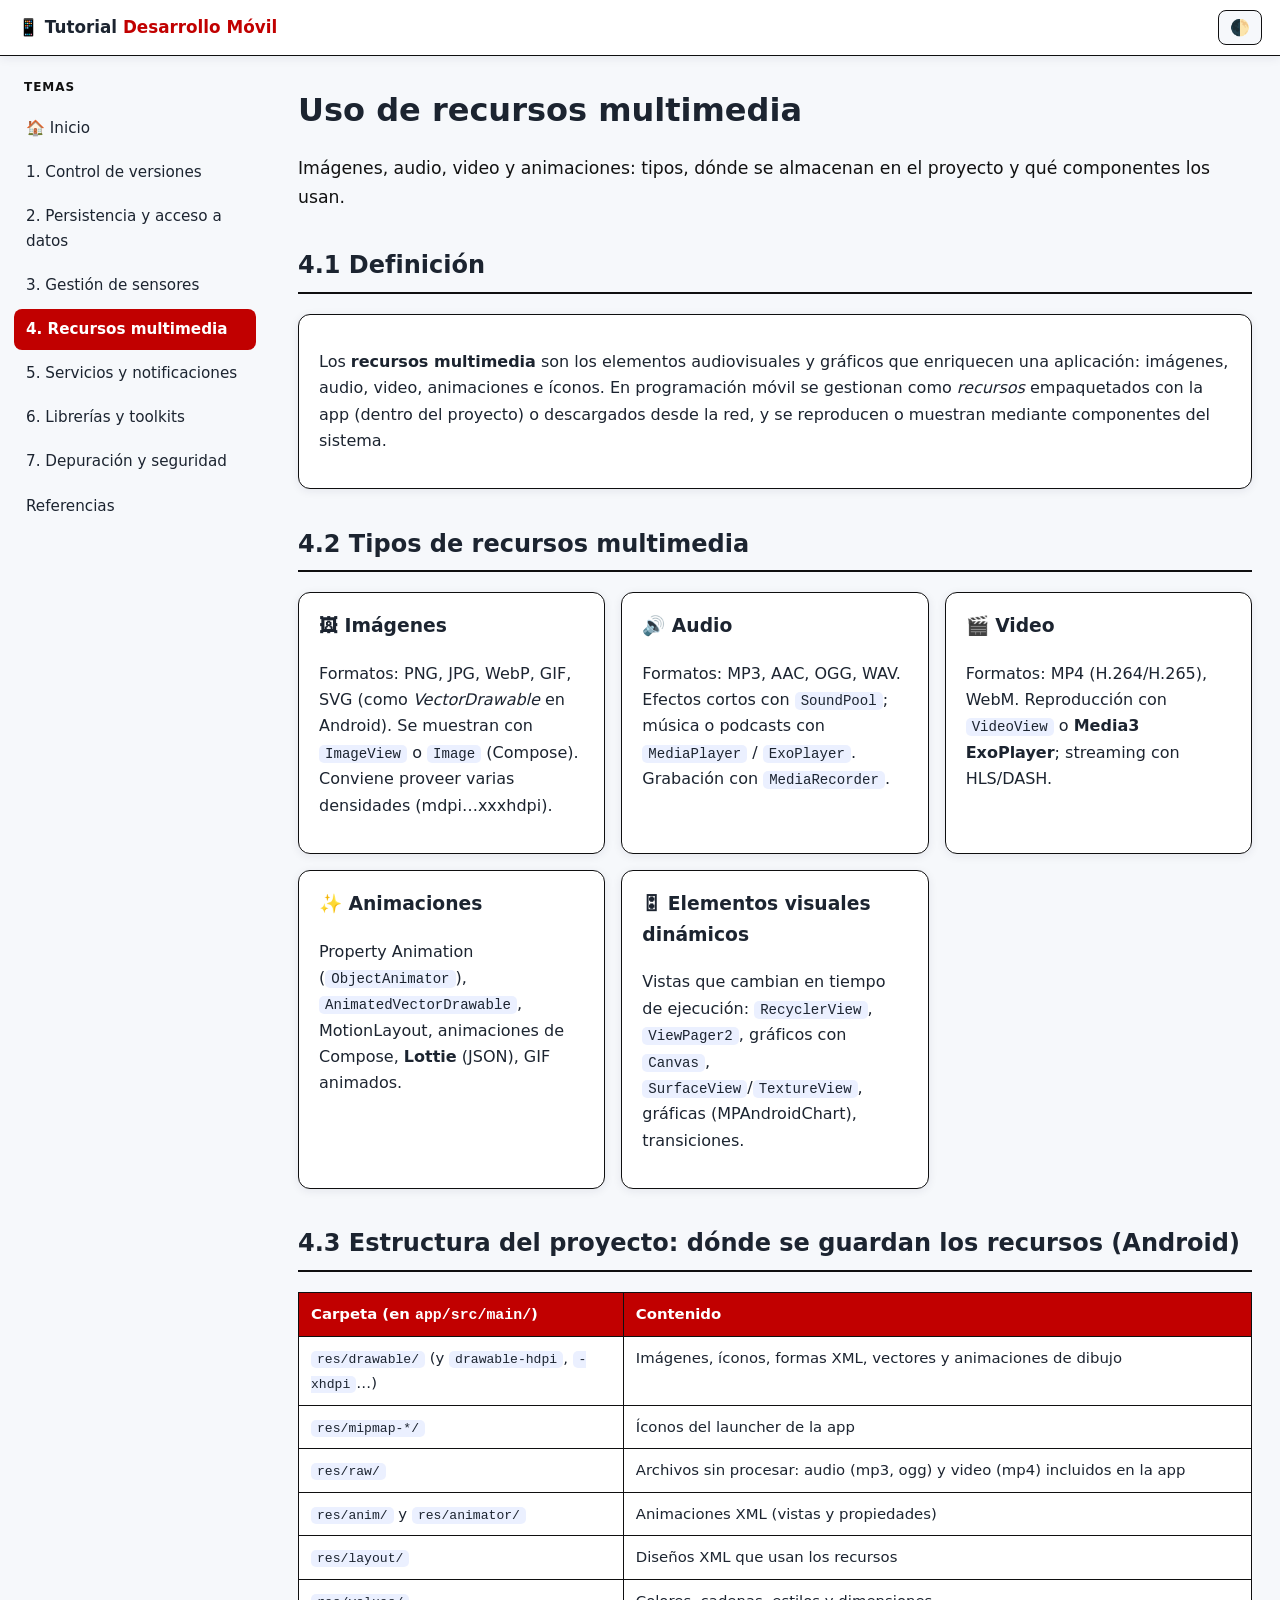
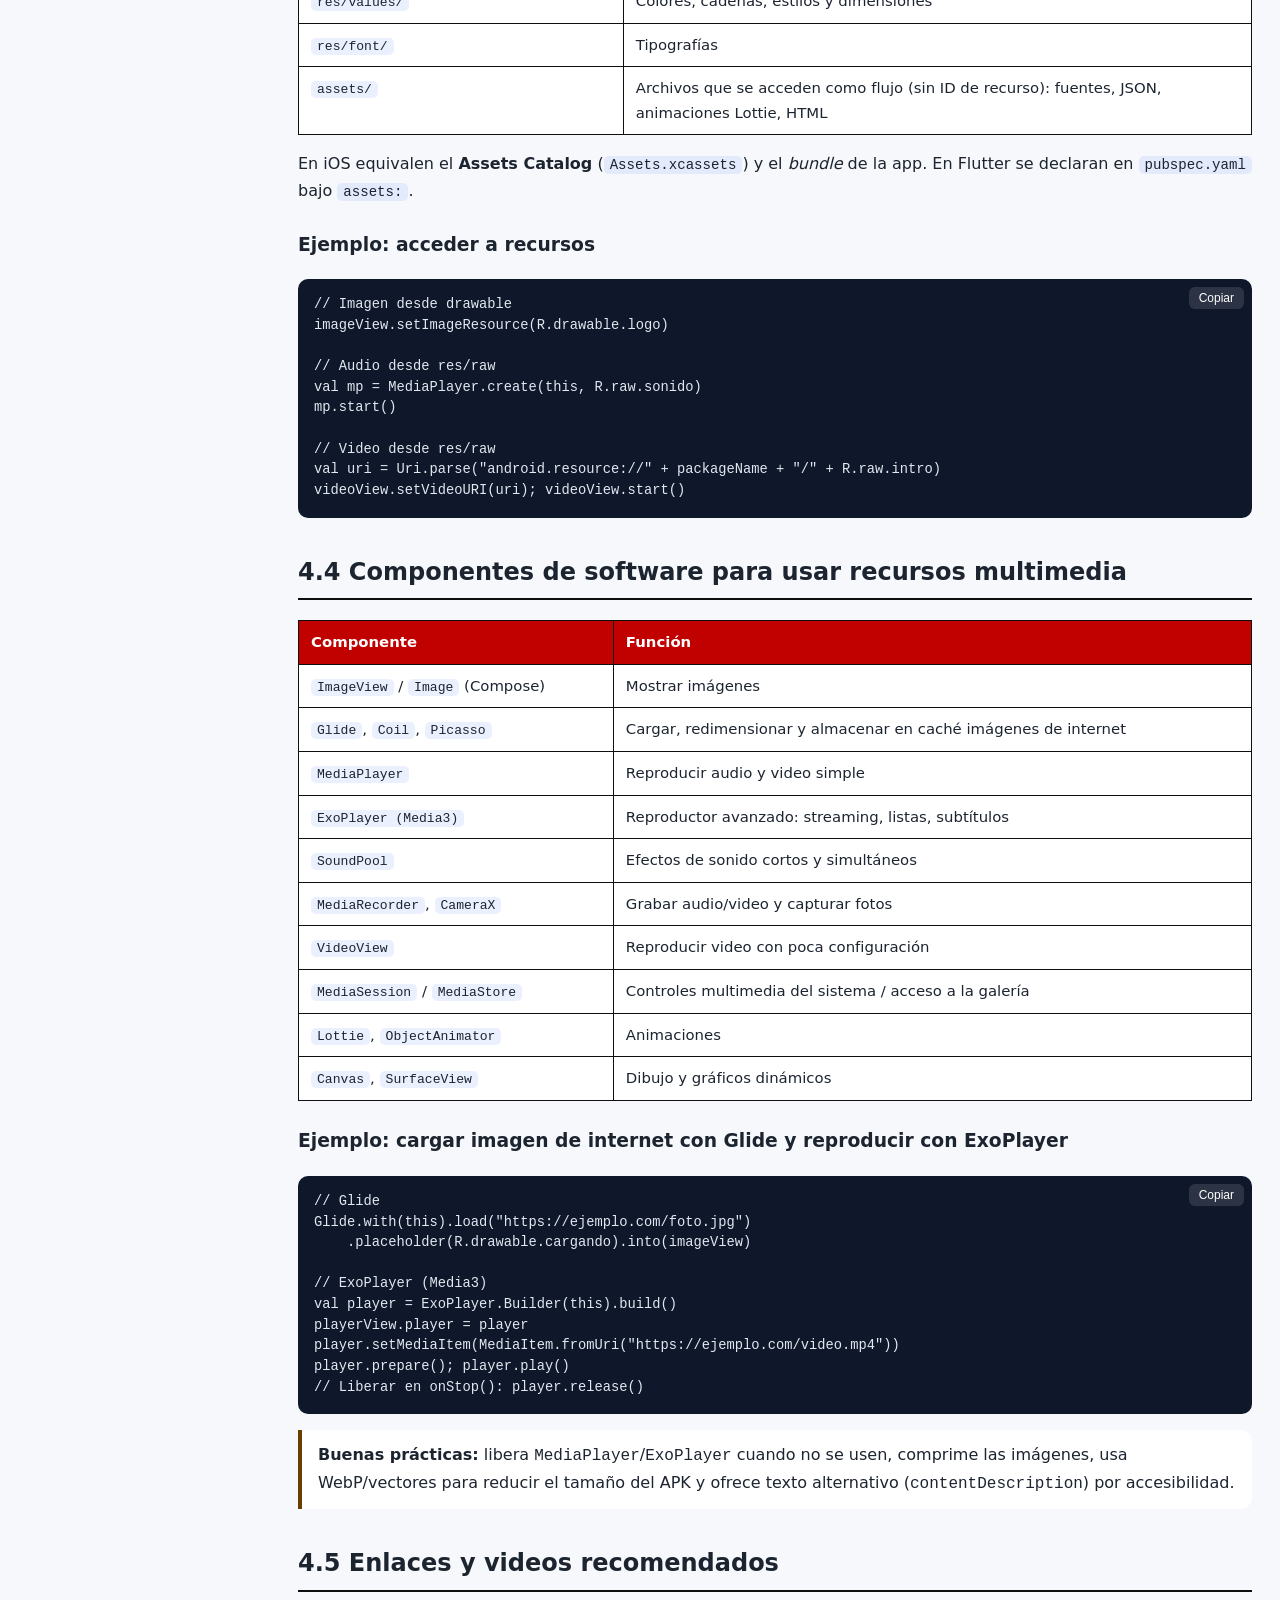
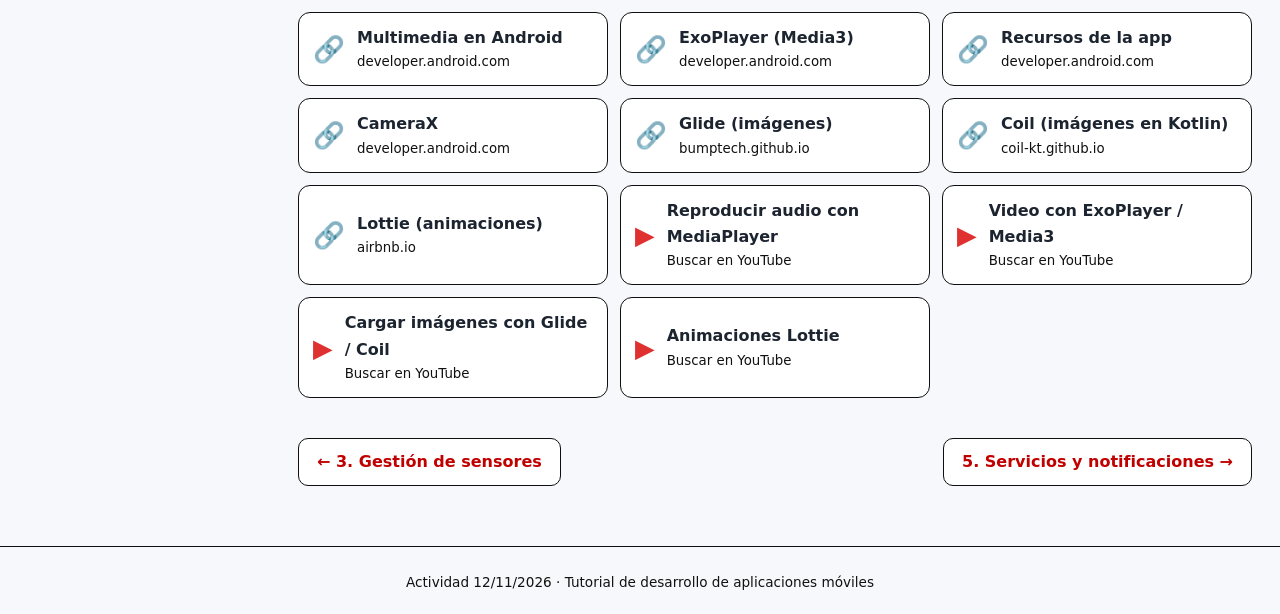
<file: pages/04-multimedia.html>
<!DOCTYPE html>
<html lang="es">
<head>
<meta charset="UTF-8">
<meta name="viewport" content="width=device-width, initial-scale=1">
<title>Uso de recursos multimedia · Tutorial Desarrollo Móvil</title>
<link rel="stylesheet" href="../css/styles.css">
</head>
<body>
<header class="topbar">
  <button class="icon-btn" id="menuBtn" aria-label="Abrir menú">☰</button>
  <a class="brand" href="../index.html">📱 Tutorial <span>Desarrollo Móvil</span></a>
  <button class="icon-btn" id="themeBtn" aria-label="Cambiar tema">🌓</button>
</header>
<div class="layout">
  <nav class="sidebar" id="sidebar">
    <h3>Temas</h3>
    <a href="../index.html">🏠 Inicio</a>
    <a href="01-control-versiones.html">1. Control de versiones</a><a href="02-persistencia-datos.html">2. Persistencia y acceso a datos</a><a href="03-sensores.html">3. Gestión de sensores</a><a href="04-multimedia.html" class="active">4. Recursos multimedia</a><a href="05-servicios-notificaciones.html">5. Servicios y notificaciones</a><a href="06-librerias-toolkits.html">6. Librerías y toolkits</a><a href="07-depuracion-seguridad.html">7. Depuración y seguridad</a><a href="08-referencias.html">Referencias</a>
  </nav>
  <main class="content">
    <h1>Uso de recursos multimedia</h1>
    <p class="lead">Imágenes, audio, video y animaciones: tipos, dónde se almacenan en el proyecto y qué componentes los usan.</p>
    
<h2>4.1 Definición</h2>
<div class="card">
<p>Los <strong>recursos multimedia</strong> son los elementos audiovisuales y gráficos que enriquecen una aplicación: imágenes, audio, video, animaciones e íconos. En programación móvil se gestionan como <em>recursos</em> empaquetados con la app (dentro del proyecto) o descargados desde la red, y se reproducen o muestran mediante componentes del sistema.</p>
</div>

<h2>4.2 Tipos de recursos multimedia</h2>
<div class="grid">
<div class="card"><h3>🖼 Imágenes</h3><p>Formatos: PNG, JPG, WebP, GIF, SVG (como <em>VectorDrawable</em> en Android). Se muestran con <code>ImageView</code> o <code>Image</code> (Compose). Conviene proveer varias densidades (mdpi…xxxhdpi).</p></div>
<div class="card"><h3>🔊 Audio</h3><p>Formatos: MP3, AAC, OGG, WAV. Efectos cortos con <code>SoundPool</code>; música o podcasts con <code>MediaPlayer</code> / <code>ExoPlayer</code>. Grabación con <code>MediaRecorder</code>.</p></div>
<div class="card"><h3>🎬 Video</h3><p>Formatos: MP4 (H.264/H.265), WebM. Reproducción con <code>VideoView</code> o <strong>Media3 ExoPlayer</strong>; streaming con HLS/DASH.</p></div>
<div class="card"><h3>✨ Animaciones</h3><p>Property Animation (<code>ObjectAnimator</code>), <code>AnimatedVectorDrawable</code>, MotionLayout, animaciones de Compose, <strong>Lottie</strong> (JSON), GIF animados.</p></div>
<div class="card"><h3>🎛 Elementos visuales dinámicos</h3><p>Vistas que cambian en tiempo de ejecución: <code>RecyclerView</code>, <code>ViewPager2</code>, gráficos con <code>Canvas</code>, <code>SurfaceView</code>/<code>TextureView</code>, gráficas (MPAndroidChart), transiciones.</p></div>
</div>

<h2>4.3 Estructura del proyecto: dónde se guardan los recursos (Android)</h2>
<div class="table-wrap"><table>
<tr><th>Carpeta (en <code>app/src/main/</code>)</th><th>Contenido</th></tr>
<tr><td><code>res/drawable/</code> (y <code>drawable-hdpi</code>, <code>-xhdpi</code>…)</td><td>Imágenes, íconos, formas XML, vectores y animaciones de dibujo</td></tr>
<tr><td><code>res/mipmap-*/</code></td><td>Íconos del launcher de la app</td></tr>
<tr><td><code>res/raw/</code></td><td>Archivos sin procesar: audio (mp3, ogg) y video (mp4) incluidos en la app</td></tr>
<tr><td><code>res/anim/</code> y <code>res/animator/</code></td><td>Animaciones XML (vistas y propiedades)</td></tr>
<tr><td><code>res/layout/</code></td><td>Diseños XML que usan los recursos</td></tr>
<tr><td><code>res/values/</code></td><td>Colores, cadenas, estilos y dimensiones</td></tr>
<tr><td><code>res/font/</code></td><td>Tipografías</td></tr>
<tr><td><code>assets/</code></td><td>Archivos que se acceden como flujo (sin ID de recurso): fuentes, JSON, animaciones Lottie, HTML</td></tr>
</table></div>
<p>En iOS equivalen el <strong>Assets Catalog</strong> (<code>Assets.xcassets</code>) y el <em>bundle</em> de la app. En Flutter se declaran en <code>pubspec.yaml</code> bajo <code>assets:</code>.</p>

<h3>Ejemplo: acceder a recursos</h3>
<div class="code-wrap"><pre><code class="kotlin">// Imagen desde drawable
imageView.setImageResource(R.drawable.logo)

// Audio desde res/raw
val mp = MediaPlayer.create(this, R.raw.sonido)
mp.start()

// Video desde res/raw
val uri = Uri.parse("android.resource://" + packageName + "/" + R.raw.intro)
videoView.setVideoURI(uri); videoView.start()</code></pre></div>

<h2>4.4 Componentes de software para usar recursos multimedia</h2>
<div class="table-wrap"><table>
<tr><th>Componente</th><th>Función</th></tr>
<tr><td><code>ImageView</code> / <code>Image</code> (Compose)</td><td>Mostrar imágenes</td></tr>
<tr><td><code>Glide</code>, <code>Coil</code>, <code>Picasso</code></td><td>Cargar, redimensionar y almacenar en caché imágenes de internet</td></tr>
<tr><td><code>MediaPlayer</code></td><td>Reproducir audio y video simple</td></tr>
<tr><td><code>ExoPlayer (Media3)</code></td><td>Reproductor avanzado: streaming, listas, subtítulos</td></tr>
<tr><td><code>SoundPool</code></td><td>Efectos de sonido cortos y simultáneos</td></tr>
<tr><td><code>MediaRecorder</code>, <code>CameraX</code></td><td>Grabar audio/video y capturar fotos</td></tr>
<tr><td><code>VideoView</code></td><td>Reproducir video con poca configuración</td></tr>
<tr><td><code>MediaSession</code> / <code>MediaStore</code></td><td>Controles multimedia del sistema / acceso a la galería</td></tr>
<tr><td><code>Lottie</code>, <code>ObjectAnimator</code></td><td>Animaciones</td></tr>
<tr><td><code>Canvas</code>, <code>SurfaceView</code></td><td>Dibujo y gráficos dinámicos</td></tr>
</table></div>

<h3>Ejemplo: cargar imagen de internet con Glide y reproducir con ExoPlayer</h3>
<div class="code-wrap"><pre><code class="kotlin">// Glide
Glide.with(this).load("https://ejemplo.com/foto.jpg")
    .placeholder(R.drawable.cargando).into(imageView)

// ExoPlayer (Media3)
val player = ExoPlayer.Builder(this).build()
playerView.player = player
player.setMediaItem(MediaItem.fromUri("https://ejemplo.com/video.mp4"))
player.prepare(); player.play()
// Liberar en onStop(): player.release()</code></pre></div>
<div class="note warn"><strong>Buenas prácticas:</strong> libera <code>MediaPlayer</code>/<code>ExoPlayer</code> cuando no se usen, comprime las imágenes, usa WebP/vectores para reducir el tamaño del APK y ofrece texto alternativo (<code>contentDescription</code>) por accesibilidad.</div>

<h2>4.5 Enlaces y videos recomendados</h2>
<div class="resources"><a class="res" target="_blank" rel="noopener" href="https://developer.android.com/media"><span class="ico">🔗</span><span><strong>Multimedia en Android</strong><small>developer.android.com</small></span></a><a class="res" target="_blank" rel="noopener" href="https://developer.android.com/media/media3/exoplayer"><span class="ico">🔗</span><span><strong>ExoPlayer (Media3)</strong><small>developer.android.com</small></span></a><a class="res" target="_blank" rel="noopener" href="https://developer.android.com/guide/topics/resources/providing-resources"><span class="ico">🔗</span><span><strong>Recursos de la app</strong><small>developer.android.com</small></span></a><a class="res" target="_blank" rel="noopener" href="https://developer.android.com/media/camera/camerax"><span class="ico">🔗</span><span><strong>CameraX</strong><small>developer.android.com</small></span></a><a class="res" target="_blank" rel="noopener" href="https://bumptech.github.io/glide/"><span class="ico">🔗</span><span><strong>Glide (imágenes)</strong><small>bumptech.github.io</small></span></a><a class="res" target="_blank" rel="noopener" href="https://coil-kt.github.io/coil/"><span class="ico">🔗</span><span><strong>Coil (imágenes en Kotlin)</strong><small>coil-kt.github.io</small></span></a><a class="res" target="_blank" rel="noopener" href="https://airbnb.io/lottie/"><span class="ico">🔗</span><span><strong>Lottie (animaciones)</strong><small>airbnb.io</small></span></a><a class="res yt" target="_blank" rel="noopener" href="https://www.youtube.com/results?search_query=mediaplayer+android+studio+audio+tutorial+espa%C3%B1ol"><span class="ico">▶</span><span><strong>Reproducir audio con MediaPlayer</strong><small>Buscar en YouTube</small></span></a><a class="res yt" target="_blank" rel="noopener" href="https://www.youtube.com/results?search_query=exoplayer+media3+android+video+tutorial"><span class="ico">▶</span><span><strong>Video con ExoPlayer / Media3</strong><small>Buscar en YouTube</small></span></a><a class="res yt" target="_blank" rel="noopener" href="https://www.youtube.com/results?search_query=glide+coil+cargar+im%C3%A1genes+android+tutorial"><span class="ico">▶</span><span><strong>Cargar imágenes con Glide / Coil</strong><small>Buscar en YouTube</small></span></a><a class="res yt" target="_blank" rel="noopener" href="https://www.youtube.com/results?search_query=lottie+animaciones+android+studio+tutorial"><span class="ico">▶</span><span><strong>Animaciones Lottie</strong><small>Buscar en YouTube</small></span></a></div>

    <div class="pager"><a href="03-sensores.html">← 3. Gestión de sensores</a><a href="05-servicios-notificaciones.html">5. Servicios y notificaciones →</a></div>
  </main>
</div>
<footer>Actividad 12/11/2026 · Tutorial de desarrollo de aplicaciones móviles</footer>
<button id="toTop" aria-label="Volver arriba">↑</button>
<script src="../js/main.js"></script>
</body>
</html>
</file>
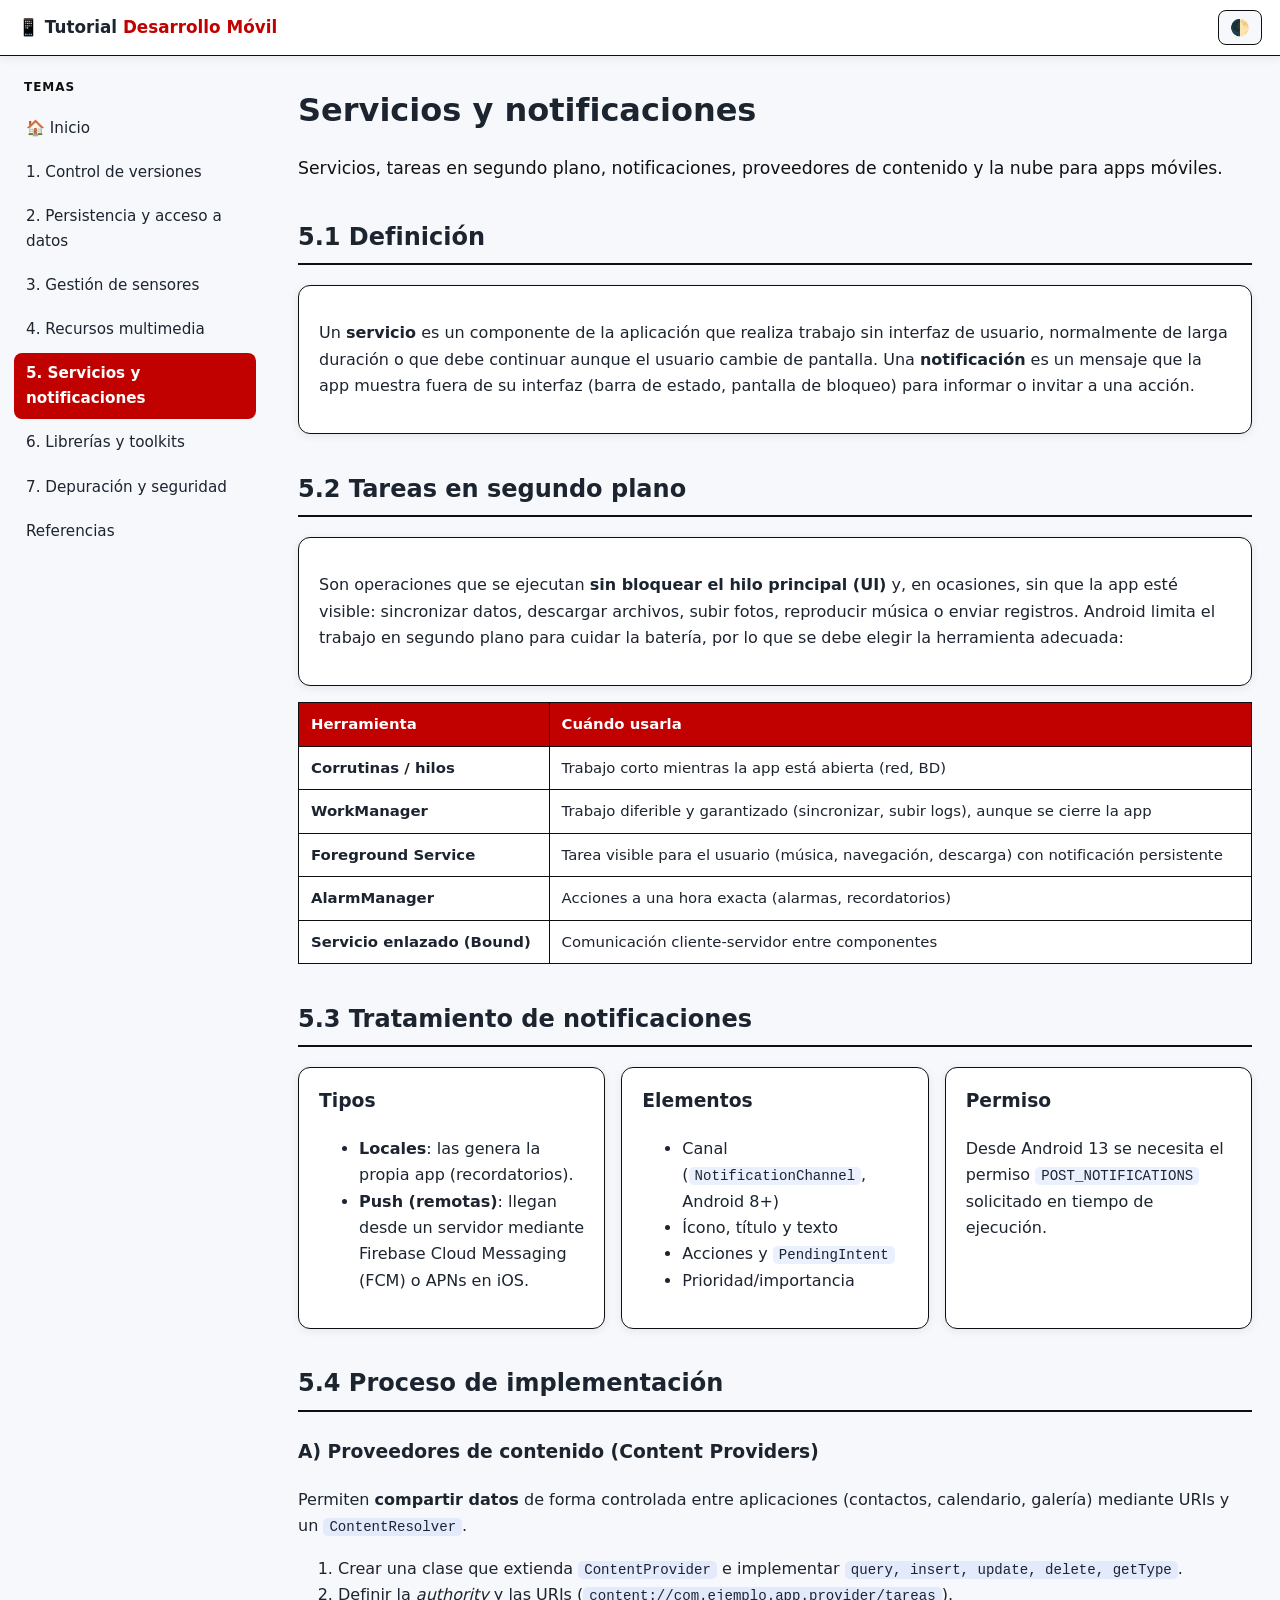
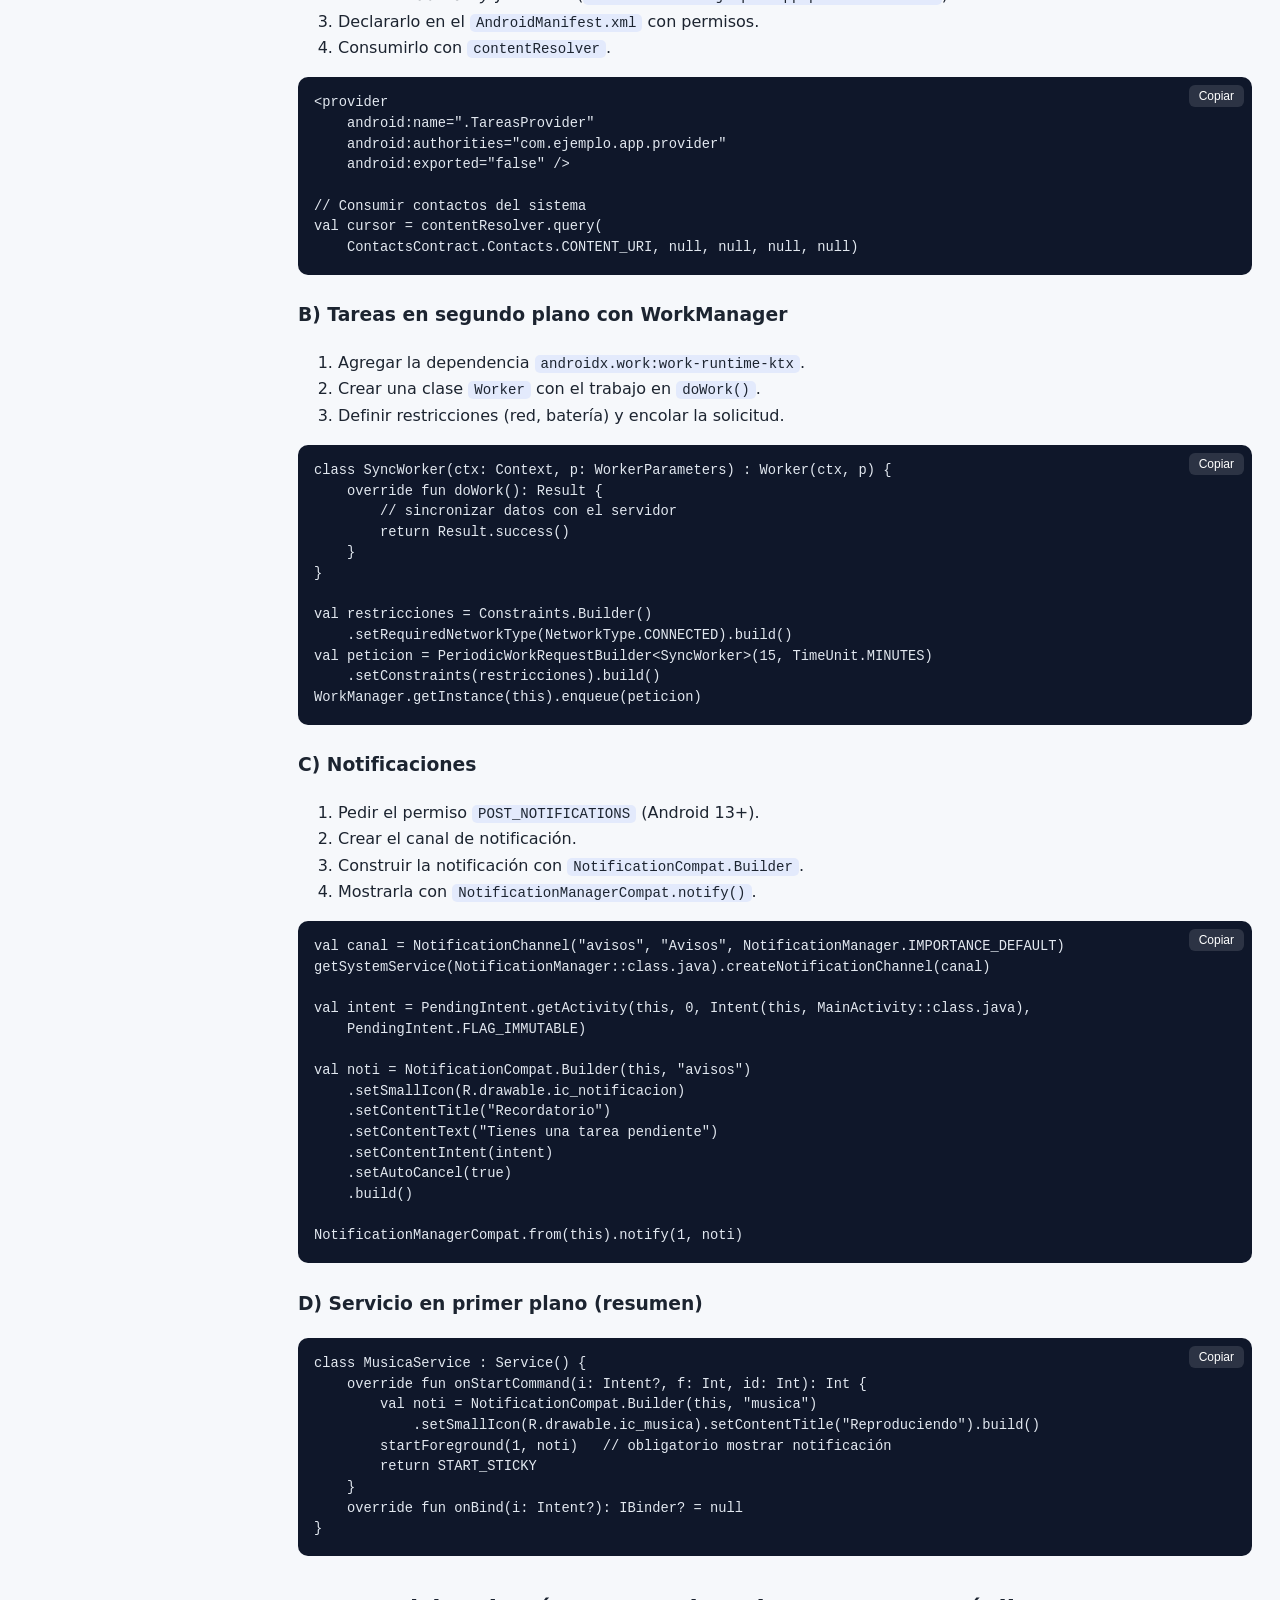
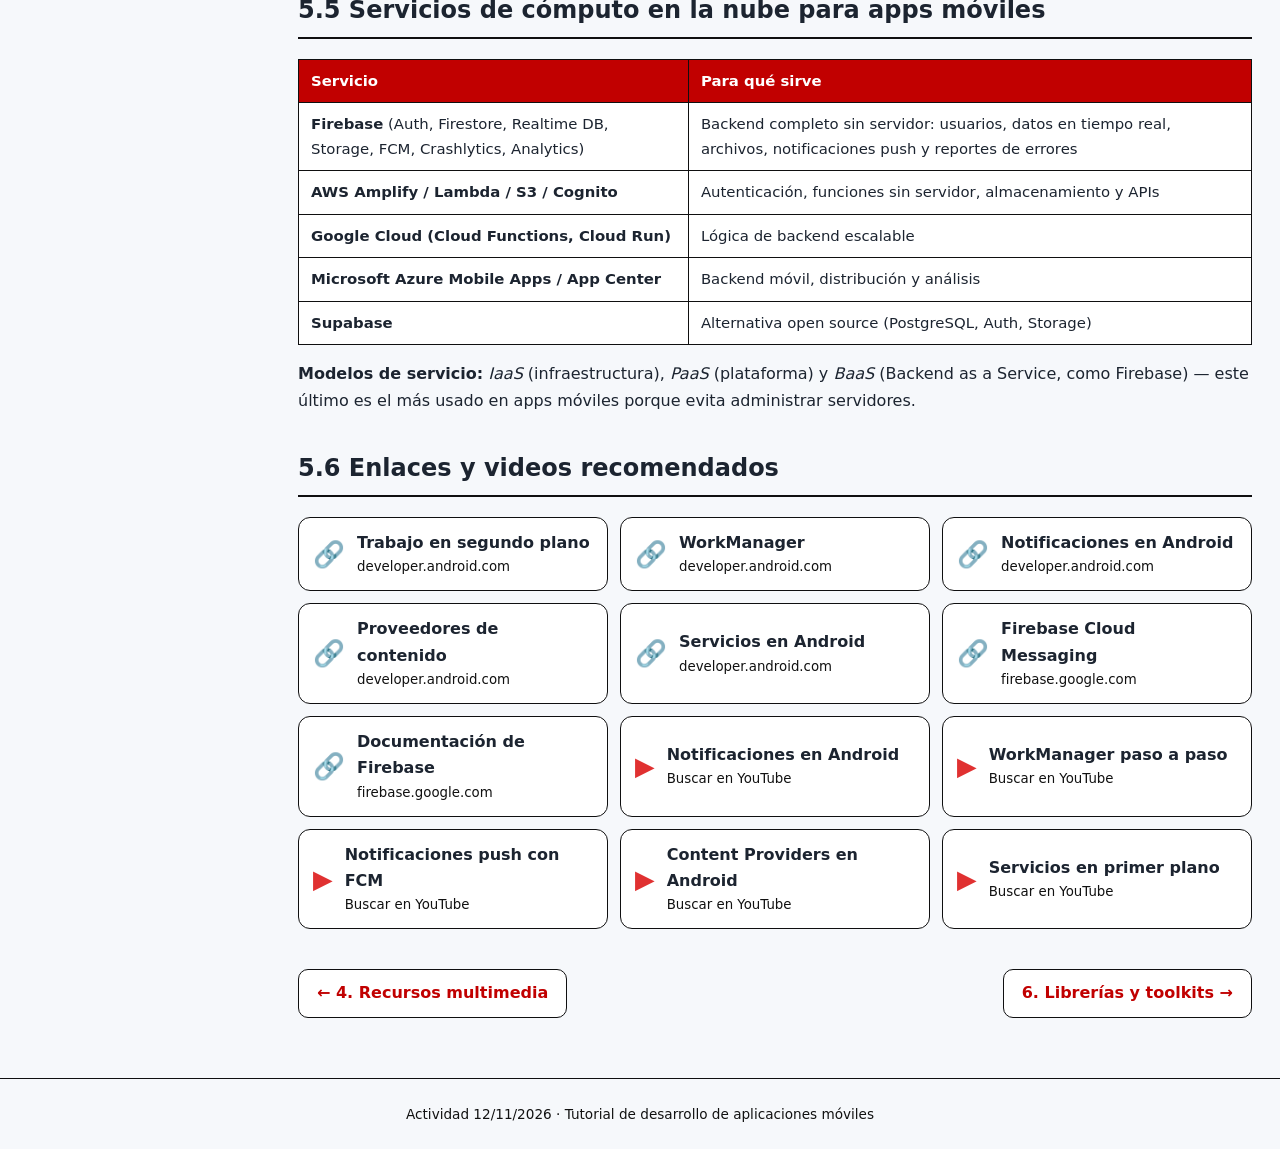
<file: pages/05-servicios-notificaciones.html>
<!DOCTYPE html>
<html lang="es">
<head>
<meta charset="UTF-8">
<meta name="viewport" content="width=device-width, initial-scale=1">
<title>Servicios y notificaciones · Tutorial Desarrollo Móvil</title>
<link rel="stylesheet" href="../css/styles.css">
</head>
<body>
<header class="topbar">
  <button class="icon-btn" id="menuBtn" aria-label="Abrir menú">☰</button>
  <a class="brand" href="../index.html">📱 Tutorial <span>Desarrollo Móvil</span></a>
  <button class="icon-btn" id="themeBtn" aria-label="Cambiar tema">🌓</button>
</header>
<div class="layout">
  <nav class="sidebar" id="sidebar">
    <h3>Temas</h3>
    <a href="../index.html">🏠 Inicio</a>
    <a href="01-control-versiones.html">1. Control de versiones</a><a href="02-persistencia-datos.html">2. Persistencia y acceso a datos</a><a href="03-sensores.html">3. Gestión de sensores</a><a href="04-multimedia.html">4. Recursos multimedia</a><a href="05-servicios-notificaciones.html" class="active">5. Servicios y notificaciones</a><a href="06-librerias-toolkits.html">6. Librerías y toolkits</a><a href="07-depuracion-seguridad.html">7. Depuración y seguridad</a><a href="08-referencias.html">Referencias</a>
  </nav>
  <main class="content">
    <h1>Servicios y notificaciones</h1>
    <p class="lead">Servicios, tareas en segundo plano, notificaciones, proveedores de contenido y la nube para apps móviles.</p>
    
<h2>5.1 Definición</h2>
<div class="card">
<p>Un <strong>servicio</strong> es un componente de la aplicación que realiza trabajo sin interfaz de usuario, normalmente de larga duración o que debe continuar aunque el usuario cambie de pantalla. Una <strong>notificación</strong> es un mensaje que la app muestra fuera de su interfaz (barra de estado, pantalla de bloqueo) para informar o invitar a una acción.</p>
</div>

<h2>5.2 Tareas en segundo plano</h2>
<div class="card">
<p>Son operaciones que se ejecutan <strong>sin bloquear el hilo principal (UI)</strong> y, en ocasiones, sin que la app esté visible: sincronizar datos, descargar archivos, subir fotos, reproducir música o enviar registros. Android limita el trabajo en segundo plano para cuidar la batería, por lo que se debe elegir la herramienta adecuada:</p>
</div>
<div class="table-wrap"><table>
<tr><th>Herramienta</th><th>Cuándo usarla</th></tr>
<tr><td><strong>Corrutinas / hilos</strong></td><td>Trabajo corto mientras la app está abierta (red, BD)</td></tr>
<tr><td><strong>WorkManager</strong></td><td>Trabajo diferible y garantizado (sincronizar, subir logs), aunque se cierre la app</td></tr>
<tr><td><strong>Foreground Service</strong></td><td>Tarea visible para el usuario (música, navegación, descarga) con notificación persistente</td></tr>
<tr><td><strong>AlarmManager</strong></td><td>Acciones a una hora exacta (alarmas, recordatorios)</td></tr>
<tr><td><strong>Servicio enlazado (Bound)</strong></td><td>Comunicación cliente-servidor entre componentes</td></tr>
</table></div>

<h2>5.3 Tratamiento de notificaciones</h2>
<div class="grid">
<div class="card"><h3>Tipos</h3><ul><li><strong>Locales</strong>: las genera la propia app (recordatorios).</li><li><strong>Push (remotas)</strong>: llegan desde un servidor mediante Firebase Cloud Messaging (FCM) o APNs en iOS.</li></ul></div>
<div class="card"><h3>Elementos</h3><ul><li>Canal (<code>NotificationChannel</code>, Android 8+)</li><li>Ícono, título y texto</li><li>Acciones y <code>PendingIntent</code></li><li>Prioridad/importancia</li></ul></div>
<div class="card"><h3>Permiso</h3><p>Desde Android 13 se necesita el permiso <code>POST_NOTIFICATIONS</code> solicitado en tiempo de ejecución.</p></div>
</div>

<h2>5.4 Proceso de implementación</h2>

<h3>A) Proveedores de contenido (Content Providers)</h3>
<p>Permiten <strong>compartir datos</strong> de forma controlada entre aplicaciones (contactos, calendario, galería) mediante URIs y un <code>ContentResolver</code>.</p>
<ol>
<li>Crear una clase que extienda <code>ContentProvider</code> e implementar <code>query, insert, update, delete, getType</code>.</li>
<li>Definir la <em>authority</em> y las URIs (<code>content://com.ejemplo.app.provider/tareas</code>).</li>
<li>Declararlo en el <code>AndroidManifest.xml</code> con permisos.</li>
<li>Consumirlo con <code>contentResolver</code>.</li>
</ol>
<div class="code-wrap"><pre><code class="xml/kotlin">&lt;provider
    android:name=".TareasProvider"
    android:authorities="com.ejemplo.app.provider"
    android:exported="false" /&gt;

// Consumir contactos del sistema
val cursor = contentResolver.query(
    ContactsContract.Contacts.CONTENT_URI, null, null, null, null)</code></pre></div>

<h3>B) Tareas en segundo plano con WorkManager</h3>
<ol>
<li>Agregar la dependencia <code>androidx.work:work-runtime-ktx</code>.</li>
<li>Crear una clase <code>Worker</code> con el trabajo en <code>doWork()</code>.</li>
<li>Definir restricciones (red, batería) y encolar la solicitud.</li>
</ol>
<div class="code-wrap"><pre><code class="kotlin">class SyncWorker(ctx: Context, p: WorkerParameters) : Worker(ctx, p) {
    override fun doWork(): Result {
        // sincronizar datos con el servidor
        return Result.success()
    }
}

val restricciones = Constraints.Builder()
    .setRequiredNetworkType(NetworkType.CONNECTED).build()
val peticion = PeriodicWorkRequestBuilder&lt;SyncWorker&gt;(15, TimeUnit.MINUTES)
    .setConstraints(restricciones).build()
WorkManager.getInstance(this).enqueue(peticion)</code></pre></div>

<h3>C) Notificaciones</h3>
<ol>
<li>Pedir el permiso <code>POST_NOTIFICATIONS</code> (Android 13+).</li>
<li>Crear el canal de notificación.</li>
<li>Construir la notificación con <code>NotificationCompat.Builder</code>.</li>
<li>Mostrarla con <code>NotificationManagerCompat.notify()</code>.</li>
</ol>
<div class="code-wrap"><pre><code class="kotlin">val canal = NotificationChannel("avisos", "Avisos", NotificationManager.IMPORTANCE_DEFAULT)
getSystemService(NotificationManager::class.java).createNotificationChannel(canal)

val intent = PendingIntent.getActivity(this, 0, Intent(this, MainActivity::class.java),
    PendingIntent.FLAG_IMMUTABLE)

val noti = NotificationCompat.Builder(this, "avisos")
    .setSmallIcon(R.drawable.ic_notificacion)
    .setContentTitle("Recordatorio")
    .setContentText("Tienes una tarea pendiente")
    .setContentIntent(intent)
    .setAutoCancel(true)
    .build()

NotificationManagerCompat.from(this).notify(1, noti)</code></pre></div>

<h3>D) Servicio en primer plano (resumen)</h3>
<div class="code-wrap"><pre><code class="kotlin">class MusicaService : Service() {
    override fun onStartCommand(i: Intent?, f: Int, id: Int): Int {
        val noti = NotificationCompat.Builder(this, "musica")
            .setSmallIcon(R.drawable.ic_musica).setContentTitle("Reproduciendo").build()
        startForeground(1, noti)   // obligatorio mostrar notificación
        return START_STICKY
    }
    override fun onBind(i: Intent?): IBinder? = null
}</code></pre></div>

<h2>5.5 Servicios de cómputo en la nube para apps móviles</h2>
<div class="table-wrap"><table>
<tr><th>Servicio</th><th>Para qué sirve</th></tr>
<tr><td><strong>Firebase</strong> (Auth, Firestore, Realtime DB, Storage, FCM, Crashlytics, Analytics)</td><td>Backend completo sin servidor: usuarios, datos en tiempo real, archivos, notificaciones push y reportes de errores</td></tr>
<tr><td><strong>AWS Amplify / Lambda / S3 / Cognito</strong></td><td>Autenticación, funciones sin servidor, almacenamiento y APIs</td></tr>
<tr><td><strong>Google Cloud (Cloud Functions, Cloud Run)</strong></td><td>Lógica de backend escalable</td></tr>
<tr><td><strong>Microsoft Azure Mobile Apps / App Center</strong></td><td>Backend móvil, distribución y análisis</td></tr>
<tr><td><strong>Supabase</strong></td><td>Alternativa open source (PostgreSQL, Auth, Storage)</td></tr>
</table></div>
<p><strong>Modelos de servicio:</strong> <em>IaaS</em> (infraestructura), <em>PaaS</em> (plataforma) y <em>BaaS</em> (Backend as a Service, como Firebase) — este último es el más usado en apps móviles porque evita administrar servidores.</p>

<h2>5.6 Enlaces y videos recomendados</h2>
<div class="resources"><a class="res" target="_blank" rel="noopener" href="https://developer.android.com/develop/background-work/background-tasks"><span class="ico">🔗</span><span><strong>Trabajo en segundo plano</strong><small>developer.android.com</small></span></a><a class="res" target="_blank" rel="noopener" href="https://developer.android.com/develop/background-work/background-tasks/persistent"><span class="ico">🔗</span><span><strong>WorkManager</strong><small>developer.android.com</small></span></a><a class="res" target="_blank" rel="noopener" href="https://developer.android.com/develop/ui/views/notifications"><span class="ico">🔗</span><span><strong>Notificaciones en Android</strong><small>developer.android.com</small></span></a><a class="res" target="_blank" rel="noopener" href="https://developer.android.com/guide/topics/providers/content-providers"><span class="ico">🔗</span><span><strong>Proveedores de contenido</strong><small>developer.android.com</small></span></a><a class="res" target="_blank" rel="noopener" href="https://developer.android.com/develop/background-work/services"><span class="ico">🔗</span><span><strong>Servicios en Android</strong><small>developer.android.com</small></span></a><a class="res" target="_blank" rel="noopener" href="https://firebase.google.com/docs/cloud-messaging"><span class="ico">🔗</span><span><strong>Firebase Cloud Messaging</strong><small>firebase.google.com</small></span></a><a class="res" target="_blank" rel="noopener" href="https://firebase.google.com/docs"><span class="ico">🔗</span><span><strong>Documentación de Firebase</strong><small>firebase.google.com</small></span></a><a class="res yt" target="_blank" rel="noopener" href="https://www.youtube.com/results?search_query=notificaciones+android+studio+kotlin+tutorial+espa%C3%B1ol"><span class="ico">▶</span><span><strong>Notificaciones en Android</strong><small>Buscar en YouTube</small></span></a><a class="res yt" target="_blank" rel="noopener" href="https://www.youtube.com/results?search_query=workmanager+android+kotlin+tutorial"><span class="ico">▶</span><span><strong>WorkManager paso a paso</strong><small>Buscar en YouTube</small></span></a><a class="res yt" target="_blank" rel="noopener" href="https://www.youtube.com/results?search_query=firebase+cloud+messaging+notificaciones+push+android"><span class="ico">▶</span><span><strong>Notificaciones push con FCM</strong><small>Buscar en YouTube</small></span></a><a class="res yt" target="_blank" rel="noopener" href="https://www.youtube.com/results?search_query=content+provider+android+tutorial+espa%C3%B1ol"><span class="ico">▶</span><span><strong>Content Providers en Android</strong><small>Buscar en YouTube</small></span></a><a class="res yt" target="_blank" rel="noopener" href="https://www.youtube.com/results?search_query=foreground+service+android+kotlin+tutorial"><span class="ico">▶</span><span><strong>Servicios en primer plano</strong><small>Buscar en YouTube</small></span></a></div>

    <div class="pager"><a href="04-multimedia.html">← 4. Recursos multimedia</a><a href="06-librerias-toolkits.html">6. Librerías y toolkits →</a></div>
  </main>
</div>
<footer>Actividad 12/11/2026 · Tutorial de desarrollo de aplicaciones móviles</footer>
<button id="toTop" aria-label="Volver arriba">↑</button>
<script src="../js/main.js"></script>
</body>
</html>
</file>
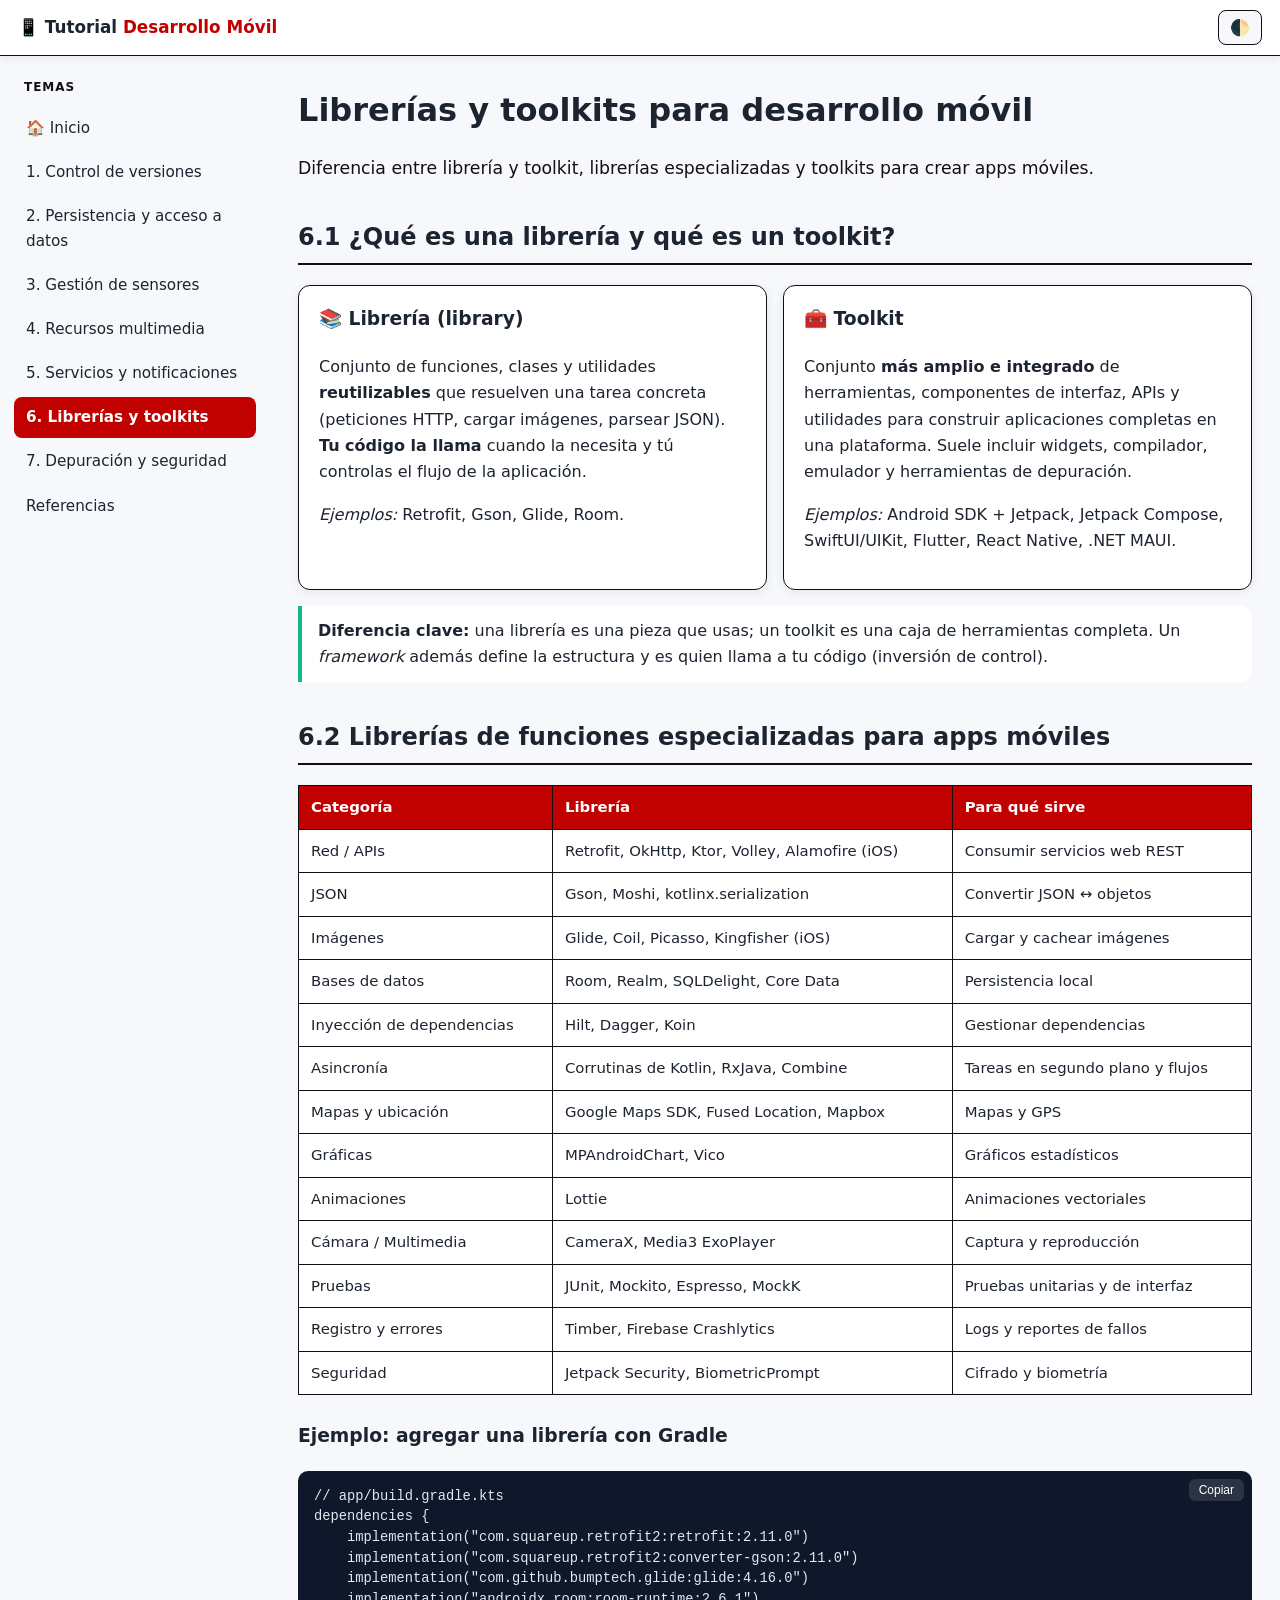
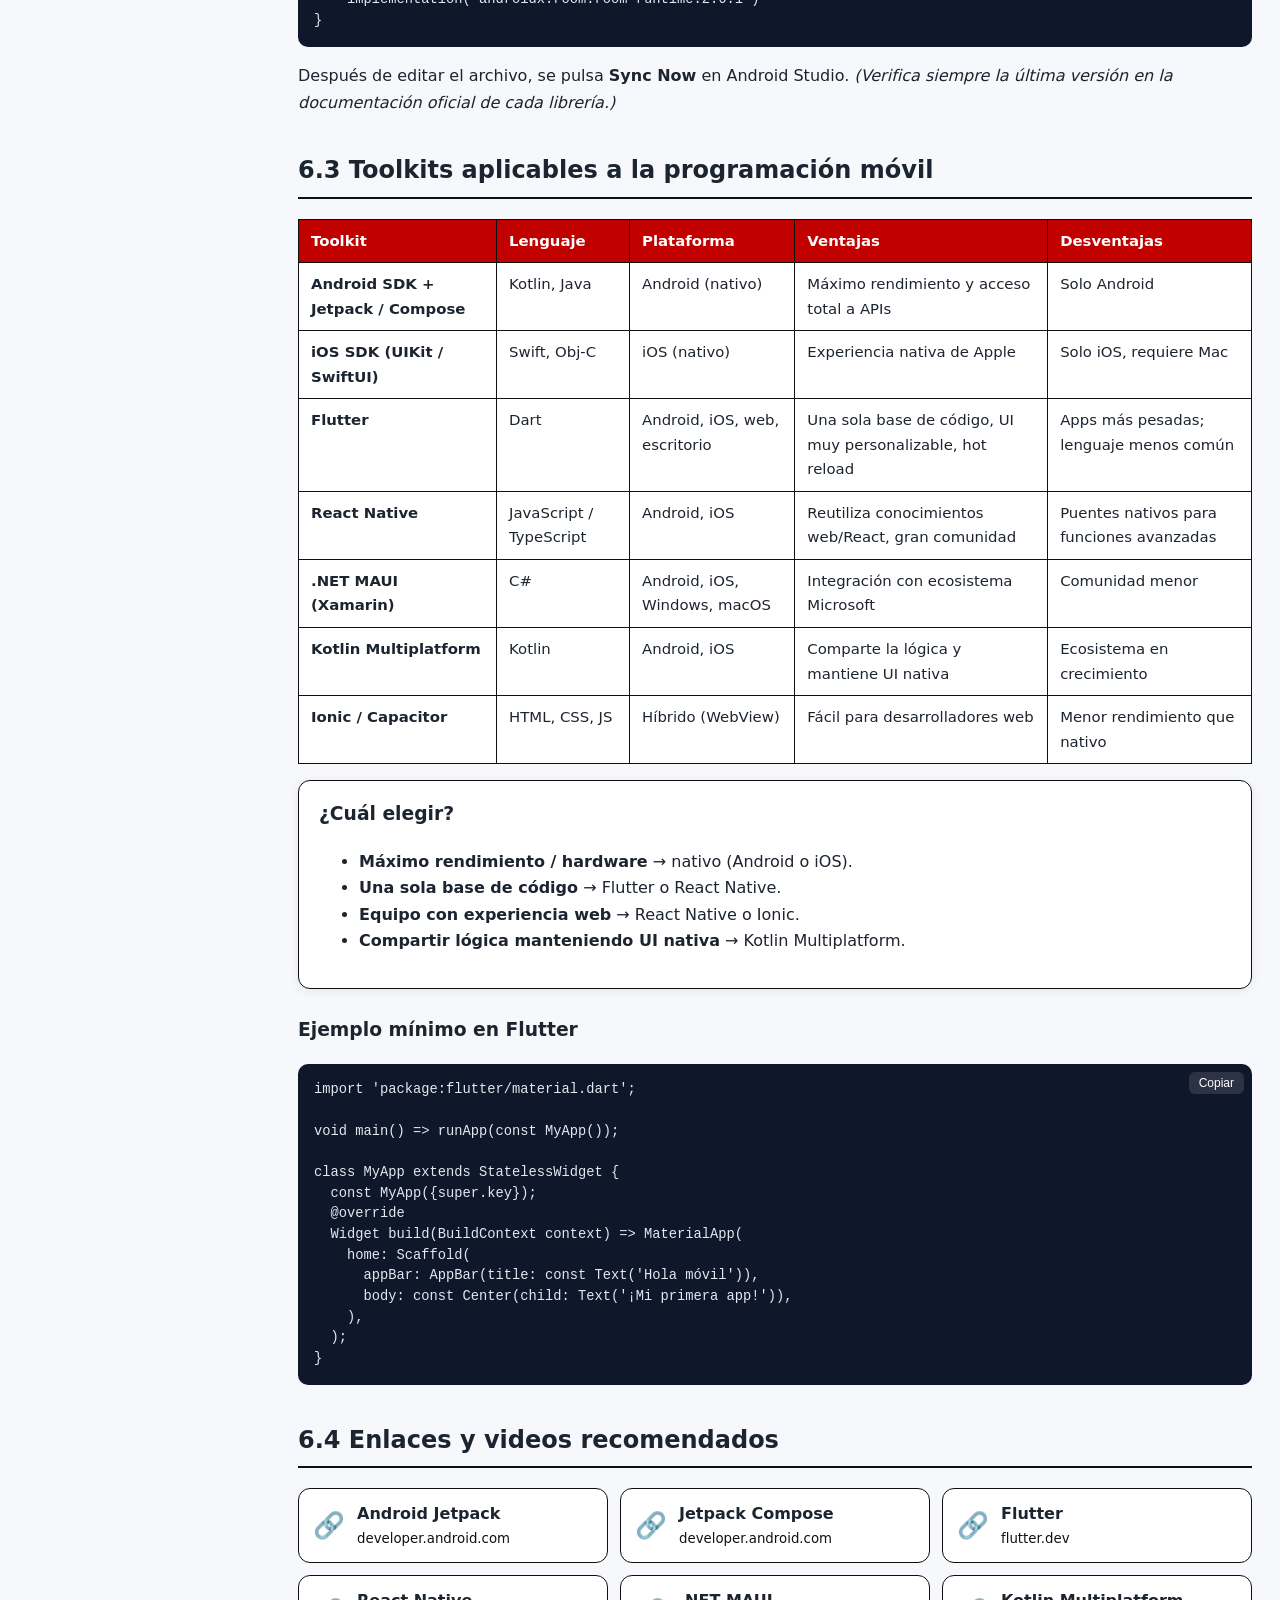
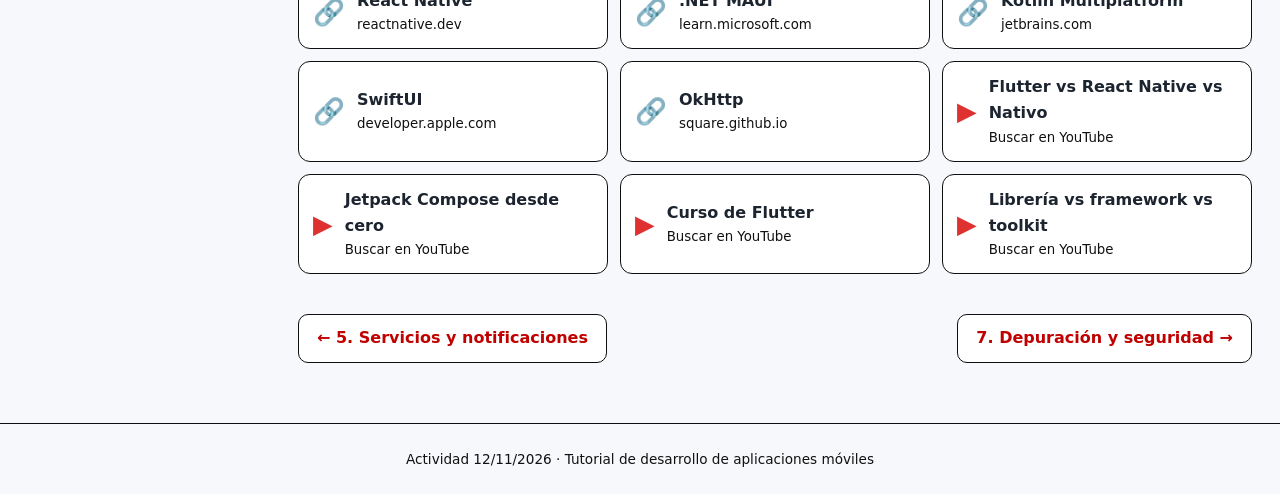
<file: pages/06-librerias-toolkits.html>
<!DOCTYPE html>
<html lang="es">
<head>
<meta charset="UTF-8">
<meta name="viewport" content="width=device-width, initial-scale=1">
<title>Librerías y toolkits para desarrollo móvil · Tutorial Desarrollo Móvil</title>
<link rel="stylesheet" href="../css/styles.css">
</head>
<body>
<header class="topbar">
  <button class="icon-btn" id="menuBtn" aria-label="Abrir menú">☰</button>
  <a class="brand" href="../index.html">📱 Tutorial <span>Desarrollo Móvil</span></a>
  <button class="icon-btn" id="themeBtn" aria-label="Cambiar tema">🌓</button>
</header>
<div class="layout">
  <nav class="sidebar" id="sidebar">
    <h3>Temas</h3>
    <a href="../index.html">🏠 Inicio</a>
    <a href="01-control-versiones.html">1. Control de versiones</a><a href="02-persistencia-datos.html">2. Persistencia y acceso a datos</a><a href="03-sensores.html">3. Gestión de sensores</a><a href="04-multimedia.html">4. Recursos multimedia</a><a href="05-servicios-notificaciones.html">5. Servicios y notificaciones</a><a href="06-librerias-toolkits.html" class="active">6. Librerías y toolkits</a><a href="07-depuracion-seguridad.html">7. Depuración y seguridad</a><a href="08-referencias.html">Referencias</a>
  </nav>
  <main class="content">
    <h1>Librerías y toolkits para desarrollo móvil</h1>
    <p class="lead">Diferencia entre librería y toolkit, librerías especializadas y toolkits para crear apps móviles.</p>
    
<h2>6.1 ¿Qué es una librería y qué es un toolkit?</h2>
<div class="grid">
<div class="card"><h3>📚 Librería (library)</h3>
<p>Conjunto de funciones, clases y utilidades <strong>reutilizables</strong> que resuelven una tarea concreta (peticiones HTTP, cargar imágenes, parsear JSON). <strong>Tu código la llama</strong> cuando la necesita y tú controlas el flujo de la aplicación.</p>
<p><em>Ejemplos:</em> Retrofit, Gson, Glide, Room.</p></div>
<div class="card"><h3>🧰 Toolkit</h3>
<p>Conjunto <strong>más amplio e integrado</strong> de herramientas, componentes de interfaz, APIs y utilidades para construir aplicaciones completas en una plataforma. Suele incluir widgets, compilador, emulador y herramientas de depuración.</p>
<p><em>Ejemplos:</em> Android SDK + Jetpack, Jetpack Compose, SwiftUI/UIKit, Flutter, React Native, .NET MAUI.</p></div>
</div>
<div class="note"><strong>Diferencia clave:</strong> una librería es una pieza que usas; un toolkit es una caja de herramientas completa. Un <em>framework</em> además define la estructura y es quien llama a tu código (inversión de control).</div>

<h2>6.2 Librerías de funciones especializadas para apps móviles</h2>
<div class="table-wrap"><table>
<tr><th>Categoría</th><th>Librería</th><th>Para qué sirve</th></tr>
<tr><td>Red / APIs</td><td>Retrofit, OkHttp, Ktor, Volley, Alamofire (iOS)</td><td>Consumir servicios web REST</td></tr>
<tr><td>JSON</td><td>Gson, Moshi, kotlinx.serialization</td><td>Convertir JSON ↔ objetos</td></tr>
<tr><td>Imágenes</td><td>Glide, Coil, Picasso, Kingfisher (iOS)</td><td>Cargar y cachear imágenes</td></tr>
<tr><td>Bases de datos</td><td>Room, Realm, SQLDelight, Core Data</td><td>Persistencia local</td></tr>
<tr><td>Inyección de dependencias</td><td>Hilt, Dagger, Koin</td><td>Gestionar dependencias</td></tr>
<tr><td>Asincronía</td><td>Corrutinas de Kotlin, RxJava, Combine</td><td>Tareas en segundo plano y flujos</td></tr>
<tr><td>Mapas y ubicación</td><td>Google Maps SDK, Fused Location, Mapbox</td><td>Mapas y GPS</td></tr>
<tr><td>Gráficas</td><td>MPAndroidChart, Vico</td><td>Gráficos estadísticos</td></tr>
<tr><td>Animaciones</td><td>Lottie</td><td>Animaciones vectoriales</td></tr>
<tr><td>Cámara / Multimedia</td><td>CameraX, Media3 ExoPlayer</td><td>Captura y reproducción</td></tr>
<tr><td>Pruebas</td><td>JUnit, Mockito, Espresso, MockK</td><td>Pruebas unitarias y de interfaz</td></tr>
<tr><td>Registro y errores</td><td>Timber, Firebase Crashlytics</td><td>Logs y reportes de fallos</td></tr>
<tr><td>Seguridad</td><td>Jetpack Security, BiometricPrompt</td><td>Cifrado y biometría</td></tr>
</table></div>

<h3>Ejemplo: agregar una librería con Gradle</h3>
<div class="code-wrap"><pre><code class="kotlin">// app/build.gradle.kts
dependencies {
    implementation("com.squareup.retrofit2:retrofit:2.11.0")
    implementation("com.squareup.retrofit2:converter-gson:2.11.0")
    implementation("com.github.bumptech.glide:glide:4.16.0")
    implementation("androidx.room:room-runtime:2.6.1")
}</code></pre></div>
<p>Después de editar el archivo, se pulsa <strong>Sync Now</strong> en Android Studio. <em>(Verifica siempre la última versión en la documentación oficial de cada librería.)</em></p>

<h2>6.3 Toolkits aplicables a la programación móvil</h2>
<div class="table-wrap"><table>
<tr><th>Toolkit</th><th>Lenguaje</th><th>Plataforma</th><th>Ventajas</th><th>Desventajas</th></tr>
<tr><td><strong>Android SDK + Jetpack / Compose</strong></td><td>Kotlin, Java</td><td>Android (nativo)</td><td>Máximo rendimiento y acceso total a APIs</td><td>Solo Android</td></tr>
<tr><td><strong>iOS SDK (UIKit / SwiftUI)</strong></td><td>Swift, Obj-C</td><td>iOS (nativo)</td><td>Experiencia nativa de Apple</td><td>Solo iOS, requiere Mac</td></tr>
<tr><td><strong>Flutter</strong></td><td>Dart</td><td>Android, iOS, web, escritorio</td><td>Una sola base de código, UI muy personalizable, hot reload</td><td>Apps más pesadas; lenguaje menos común</td></tr>
<tr><td><strong>React Native</strong></td><td>JavaScript / TypeScript</td><td>Android, iOS</td><td>Reutiliza conocimientos web/React, gran comunidad</td><td>Puentes nativos para funciones avanzadas</td></tr>
<tr><td><strong>.NET MAUI (Xamarin)</strong></td><td>C#</td><td>Android, iOS, Windows, macOS</td><td>Integración con ecosistema Microsoft</td><td>Comunidad menor</td></tr>
<tr><td><strong>Kotlin Multiplatform</strong></td><td>Kotlin</td><td>Android, iOS</td><td>Comparte la lógica y mantiene UI nativa</td><td>Ecosistema en crecimiento</td></tr>
<tr><td><strong>Ionic / Capacitor</strong></td><td>HTML, CSS, JS</td><td>Híbrido (WebView)</td><td>Fácil para desarrolladores web</td><td>Menor rendimiento que nativo</td></tr>
</table></div>
<div class="card"><h3>¿Cuál elegir?</h3>
<ul><li><strong>Máximo rendimiento / hardware</strong> → nativo (Android o iOS).</li><li><strong>Una sola base de código</strong> → Flutter o React Native.</li><li><strong>Equipo con experiencia web</strong> → React Native o Ionic.</li><li><strong>Compartir lógica manteniendo UI nativa</strong> → Kotlin Multiplatform.</li></ul></div>

<h3>Ejemplo mínimo en Flutter</h3>
<div class="code-wrap"><pre><code class="dart">import 'package:flutter/material.dart';

void main() =&gt; runApp(const MyApp());

class MyApp extends StatelessWidget {
  const MyApp({super.key});
  @override
  Widget build(BuildContext context) =&gt; MaterialApp(
    home: Scaffold(
      appBar: AppBar(title: const Text('Hola móvil')),
      body: const Center(child: Text('¡Mi primera app!')),
    ),
  );
}</code></pre></div>

<h2>6.4 Enlaces y videos recomendados</h2>
<div class="resources"><a class="res" target="_blank" rel="noopener" href="https://developer.android.com/jetpack"><span class="ico">🔗</span><span><strong>Android Jetpack</strong><small>developer.android.com</small></span></a><a class="res" target="_blank" rel="noopener" href="https://developer.android.com/compose"><span class="ico">🔗</span><span><strong>Jetpack Compose</strong><small>developer.android.com</small></span></a><a class="res" target="_blank" rel="noopener" href="https://flutter.dev/"><span class="ico">🔗</span><span><strong>Flutter</strong><small>flutter.dev</small></span></a><a class="res" target="_blank" rel="noopener" href="https://reactnative.dev/"><span class="ico">🔗</span><span><strong>React Native</strong><small>reactnative.dev</small></span></a><a class="res" target="_blank" rel="noopener" href="https://learn.microsoft.com/dotnet/maui/"><span class="ico">🔗</span><span><strong>.NET MAUI</strong><small>learn.microsoft.com</small></span></a><a class="res" target="_blank" rel="noopener" href="https://www.jetbrains.com/kotlin-multiplatform/"><span class="ico">🔗</span><span><strong>Kotlin Multiplatform</strong><small>jetbrains.com</small></span></a><a class="res" target="_blank" rel="noopener" href="https://developer.apple.com/xcode/swiftui/"><span class="ico">🔗</span><span><strong>SwiftUI</strong><small>developer.apple.com</small></span></a><a class="res" target="_blank" rel="noopener" href="https://square.github.io/okhttp/"><span class="ico">🔗</span><span><strong>OkHttp</strong><small>square.github.io</small></span></a><a class="res yt" target="_blank" rel="noopener" href="https://www.youtube.com/results?search_query=flutter+vs+react+native+vs+kotlin+diferencias"><span class="ico">▶</span><span><strong>Flutter vs React Native vs Nativo</strong><small>Buscar en YouTube</small></span></a><a class="res yt" target="_blank" rel="noopener" href="https://www.youtube.com/results?search_query=jetpack+compose+tutorial+espa%C3%B1ol+desde+cero"><span class="ico">▶</span><span><strong>Jetpack Compose desde cero</strong><small>Buscar en YouTube</small></span></a><a class="res yt" target="_blank" rel="noopener" href="https://www.youtube.com/results?search_query=flutter+curso+completo+espa%C3%B1ol"><span class="ico">▶</span><span><strong>Curso de Flutter</strong><small>Buscar en YouTube</small></span></a><a class="res yt" target="_blank" rel="noopener" href="https://www.youtube.com/results?search_query=qu%C3%A9+es+una+librer%C3%ADa+framework+toolkit+diferencia"><span class="ico">▶</span><span><strong>Librería vs framework vs toolkit</strong><small>Buscar en YouTube</small></span></a></div>

    <div class="pager"><a href="05-servicios-notificaciones.html">← 5. Servicios y notificaciones</a><a href="07-depuracion-seguridad.html">7. Depuración y seguridad →</a></div>
  </main>
</div>
<footer>Actividad 12/11/2026 · Tutorial de desarrollo de aplicaciones móviles</footer>
<button id="toTop" aria-label="Volver arriba">↑</button>
<script src="../js/main.js"></script>
</body>
</html>
</file>
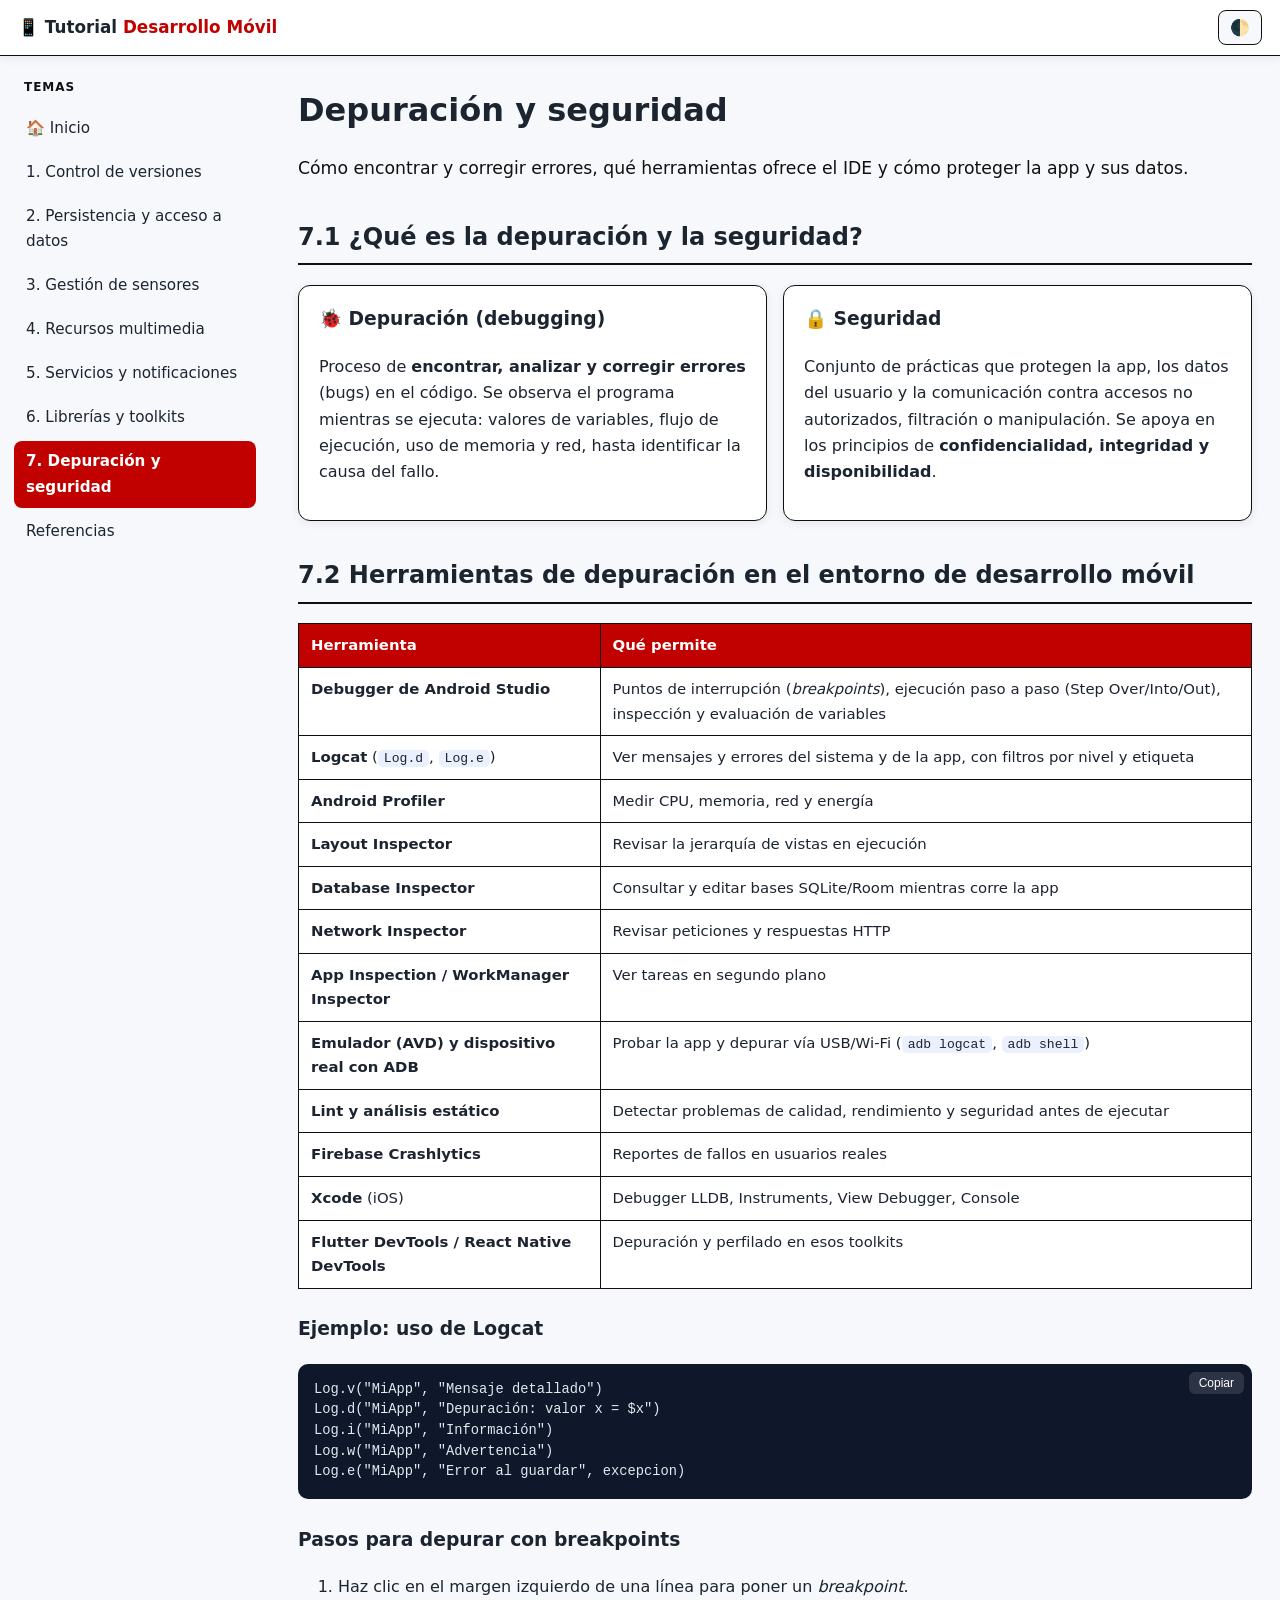
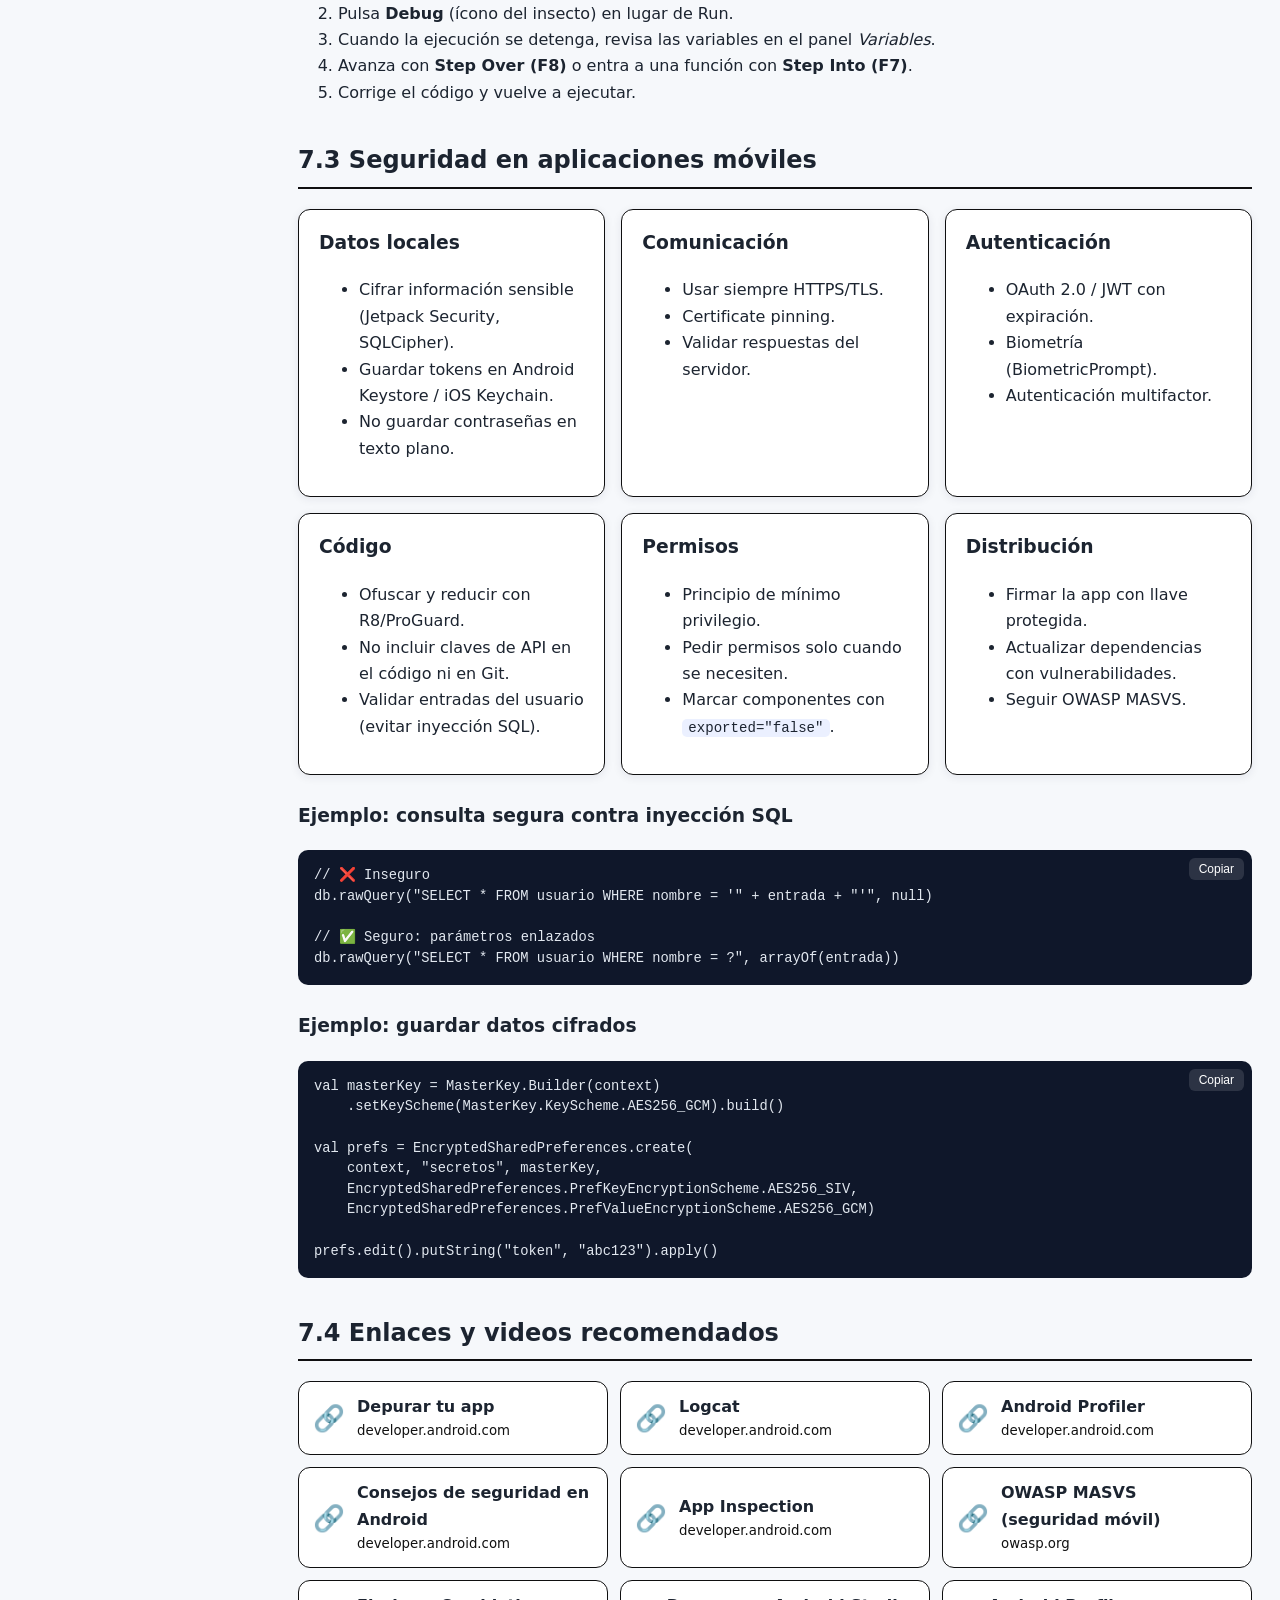
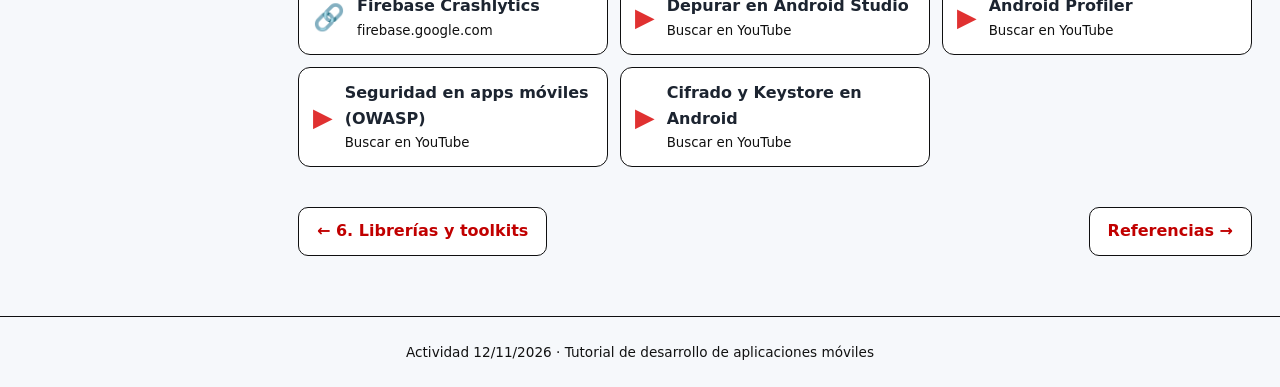
<file: pages/07-depuracion-seguridad.html>
<!DOCTYPE html>
<html lang="es">
<head>
<meta charset="UTF-8">
<meta name="viewport" content="width=device-width, initial-scale=1">
<title>Depuración y seguridad · Tutorial Desarrollo Móvil</title>
<link rel="stylesheet" href="../css/styles.css">
</head>
<body>
<header class="topbar">
  <button class="icon-btn" id="menuBtn" aria-label="Abrir menú">☰</button>
  <a class="brand" href="../index.html">📱 Tutorial <span>Desarrollo Móvil</span></a>
  <button class="icon-btn" id="themeBtn" aria-label="Cambiar tema">🌓</button>
</header>
<div class="layout">
  <nav class="sidebar" id="sidebar">
    <h3>Temas</h3>
    <a href="../index.html">🏠 Inicio</a>
    <a href="01-control-versiones.html">1. Control de versiones</a><a href="02-persistencia-datos.html">2. Persistencia y acceso a datos</a><a href="03-sensores.html">3. Gestión de sensores</a><a href="04-multimedia.html">4. Recursos multimedia</a><a href="05-servicios-notificaciones.html">5. Servicios y notificaciones</a><a href="06-librerias-toolkits.html">6. Librerías y toolkits</a><a href="07-depuracion-seguridad.html" class="active">7. Depuración y seguridad</a><a href="08-referencias.html">Referencias</a>
  </nav>
  <main class="content">
    <h1>Depuración y seguridad</h1>
    <p class="lead">Cómo encontrar y corregir errores, qué herramientas ofrece el IDE y cómo proteger la app y sus datos.</p>
    
<h2>7.1 ¿Qué es la depuración y la seguridad?</h2>
<div class="grid">
<div class="card"><h3>🐞 Depuración (debugging)</h3>
<p>Proceso de <strong>encontrar, analizar y corregir errores</strong> (bugs) en el código. Se observa el programa mientras se ejecuta: valores de variables, flujo de ejecución, uso de memoria y red, hasta identificar la causa del fallo.</p></div>
<div class="card"><h3>🔒 Seguridad</h3>
<p>Conjunto de prácticas que protegen la app, los datos del usuario y la comunicación contra accesos no autorizados, filtración o manipulación. Se apoya en los principios de <strong>confidencialidad, integridad y disponibilidad</strong>.</p></div>
</div>

<h2>7.2 Herramientas de depuración en el entorno de desarrollo móvil</h2>
<div class="table-wrap"><table>
<tr><th>Herramienta</th><th>Qué permite</th></tr>
<tr><td><strong>Debugger de Android Studio</strong></td><td>Puntos de interrupción (<em>breakpoints</em>), ejecución paso a paso (Step Over/Into/Out), inspección y evaluación de variables</td></tr>
<tr><td><strong>Logcat</strong> (<code>Log.d</code>, <code>Log.e</code>)</td><td>Ver mensajes y errores del sistema y de la app, con filtros por nivel y etiqueta</td></tr>
<tr><td><strong>Android Profiler</strong></td><td>Medir CPU, memoria, red y energía</td></tr>
<tr><td><strong>Layout Inspector</strong></td><td>Revisar la jerarquía de vistas en ejecución</td></tr>
<tr><td><strong>Database Inspector</strong></td><td>Consultar y editar bases SQLite/Room mientras corre la app</td></tr>
<tr><td><strong>Network Inspector</strong></td><td>Revisar peticiones y respuestas HTTP</td></tr>
<tr><td><strong>App Inspection / WorkManager Inspector</strong></td><td>Ver tareas en segundo plano</td></tr>
<tr><td><strong>Emulador (AVD) y dispositivo real con ADB</strong></td><td>Probar la app y depurar vía USB/Wi-Fi (<code>adb logcat</code>, <code>adb shell</code>)</td></tr>
<tr><td><strong>Lint y análisis estático</strong></td><td>Detectar problemas de calidad, rendimiento y seguridad antes de ejecutar</td></tr>
<tr><td><strong>Firebase Crashlytics</strong></td><td>Reportes de fallos en usuarios reales</td></tr>
<tr><td><strong>Xcode</strong> (iOS)</td><td>Debugger LLDB, Instruments, View Debugger, Console</td></tr>
<tr><td><strong>Flutter DevTools / React Native DevTools</strong></td><td>Depuración y perfilado en esos toolkits</td></tr>
</table></div>

<h3>Ejemplo: uso de Logcat</h3>
<div class="code-wrap"><pre><code class="kotlin">Log.v("MiApp", "Mensaje detallado")
Log.d("MiApp", "Depuración: valor x = $x")
Log.i("MiApp", "Información")
Log.w("MiApp", "Advertencia")
Log.e("MiApp", "Error al guardar", excepcion)</code></pre></div>

<h3>Pasos para depurar con breakpoints</h3>
<ol>
<li>Haz clic en el margen izquierdo de una línea para poner un <em>breakpoint</em>.</li>
<li>Pulsa <strong>Debug</strong> (ícono del insecto) en lugar de Run.</li>
<li>Cuando la ejecución se detenga, revisa las variables en el panel <em>Variables</em>.</li>
<li>Avanza con <strong>Step Over (F8)</strong> o entra a una función con <strong>Step Into (F7)</strong>.</li>
<li>Corrige el código y vuelve a ejecutar.</li>
</ol>

<h2>7.3 Seguridad en aplicaciones móviles</h2>
<div class="grid">
<div class="card"><h3>Datos locales</h3><ul><li>Cifrar información sensible (Jetpack Security, SQLCipher).</li><li>Guardar tokens en Android Keystore / iOS Keychain.</li><li>No guardar contraseñas en texto plano.</li></ul></div>
<div class="card"><h3>Comunicación</h3><ul><li>Usar siempre HTTPS/TLS.</li><li>Certificate pinning.</li><li>Validar respuestas del servidor.</li></ul></div>
<div class="card"><h3>Autenticación</h3><ul><li>OAuth 2.0 / JWT con expiración.</li><li>Biometría (BiometricPrompt).</li><li>Autenticación multifactor.</li></ul></div>
<div class="card"><h3>Código</h3><ul><li>Ofuscar y reducir con R8/ProGuard.</li><li>No incluir claves de API en el código ni en Git.</li><li>Validar entradas del usuario (evitar inyección SQL).</li></ul></div>
<div class="card"><h3>Permisos</h3><ul><li>Principio de mínimo privilegio.</li><li>Pedir permisos solo cuando se necesiten.</li><li>Marcar componentes con <code>exported="false"</code>.</li></ul></div>
<div class="card"><h3>Distribución</h3><ul><li>Firmar la app con llave protegida.</li><li>Actualizar dependencias con vulnerabilidades.</li><li>Seguir OWASP MASVS.</li></ul></div>
</div>

<h3>Ejemplo: consulta segura contra inyección SQL</h3>
<div class="code-wrap"><pre><code class="kotlin">// ❌ Inseguro
db.rawQuery("SELECT * FROM usuario WHERE nombre = '" + entrada + "'", null)

// ✅ Seguro: parámetros enlazados
db.rawQuery("SELECT * FROM usuario WHERE nombre = ?", arrayOf(entrada))</code></pre></div>

<h3>Ejemplo: guardar datos cifrados</h3>
<div class="code-wrap"><pre><code class="kotlin">val masterKey = MasterKey.Builder(context)
    .setKeyScheme(MasterKey.KeyScheme.AES256_GCM).build()

val prefs = EncryptedSharedPreferences.create(
    context, "secretos", masterKey,
    EncryptedSharedPreferences.PrefKeyEncryptionScheme.AES256_SIV,
    EncryptedSharedPreferences.PrefValueEncryptionScheme.AES256_GCM)

prefs.edit().putString("token", "abc123").apply()</code></pre></div>

<h2>7.4 Enlaces y videos recomendados</h2>
<div class="resources"><a class="res" target="_blank" rel="noopener" href="https://developer.android.com/studio/debug"><span class="ico">🔗</span><span><strong>Depurar tu app</strong><small>developer.android.com</small></span></a><a class="res" target="_blank" rel="noopener" href="https://developer.android.com/studio/debug/logcat"><span class="ico">🔗</span><span><strong>Logcat</strong><small>developer.android.com</small></span></a><a class="res" target="_blank" rel="noopener" href="https://developer.android.com/studio/profile"><span class="ico">🔗</span><span><strong>Android Profiler</strong><small>developer.android.com</small></span></a><a class="res" target="_blank" rel="noopener" href="https://developer.android.com/privacy-and-security/security-tips"><span class="ico">🔗</span><span><strong>Consejos de seguridad en Android</strong><small>developer.android.com</small></span></a><a class="res" target="_blank" rel="noopener" href="https://developer.android.com/studio/debug/app-inspector"><span class="ico">🔗</span><span><strong>App Inspection</strong><small>developer.android.com</small></span></a><a class="res" target="_blank" rel="noopener" href="https://mas.owasp.org/MASVS/"><span class="ico">🔗</span><span><strong>OWASP MASVS (seguridad móvil)</strong><small>owasp.org</small></span></a><a class="res" target="_blank" rel="noopener" href="https://firebase.google.com/docs/crashlytics"><span class="ico">🔗</span><span><strong>Firebase Crashlytics</strong><small>firebase.google.com</small></span></a><a class="res yt" target="_blank" rel="noopener" href="https://www.youtube.com/results?search_query=depurar+android+studio+breakpoints+logcat+tutorial+espa%C3%B1ol"><span class="ico">▶</span><span><strong>Depurar en Android Studio</strong><small>Buscar en YouTube</small></span></a><a class="res yt" target="_blank" rel="noopener" href="https://www.youtube.com/results?search_query=android+profiler+memoria+cpu+tutorial"><span class="ico">▶</span><span><strong>Android Profiler</strong><small>Buscar en YouTube</small></span></a><a class="res yt" target="_blank" rel="noopener" href="https://www.youtube.com/results?search_query=seguridad+apps+m%C3%B3viles+owasp+mobile+top+10+espa%C3%B1ol"><span class="ico">▶</span><span><strong>Seguridad en apps móviles (OWASP)</strong><small>Buscar en YouTube</small></span></a><a class="res yt" target="_blank" rel="noopener" href="https://www.youtube.com/results?search_query=encryptedsharedpreferences+keystore+android+tutorial"><span class="ico">▶</span><span><strong>Cifrado y Keystore en Android</strong><small>Buscar en YouTube</small></span></a></div>

    <div class="pager"><a href="06-librerias-toolkits.html">← 6. Librerías y toolkits</a><a href="08-referencias.html">Referencias →</a></div>
  </main>
</div>
<footer>Actividad 12/11/2026 · Tutorial de desarrollo de aplicaciones móviles</footer>
<button id="toTop" aria-label="Volver arriba">↑</button>
<script src="../js/main.js"></script>
</body>
</html>
</file>
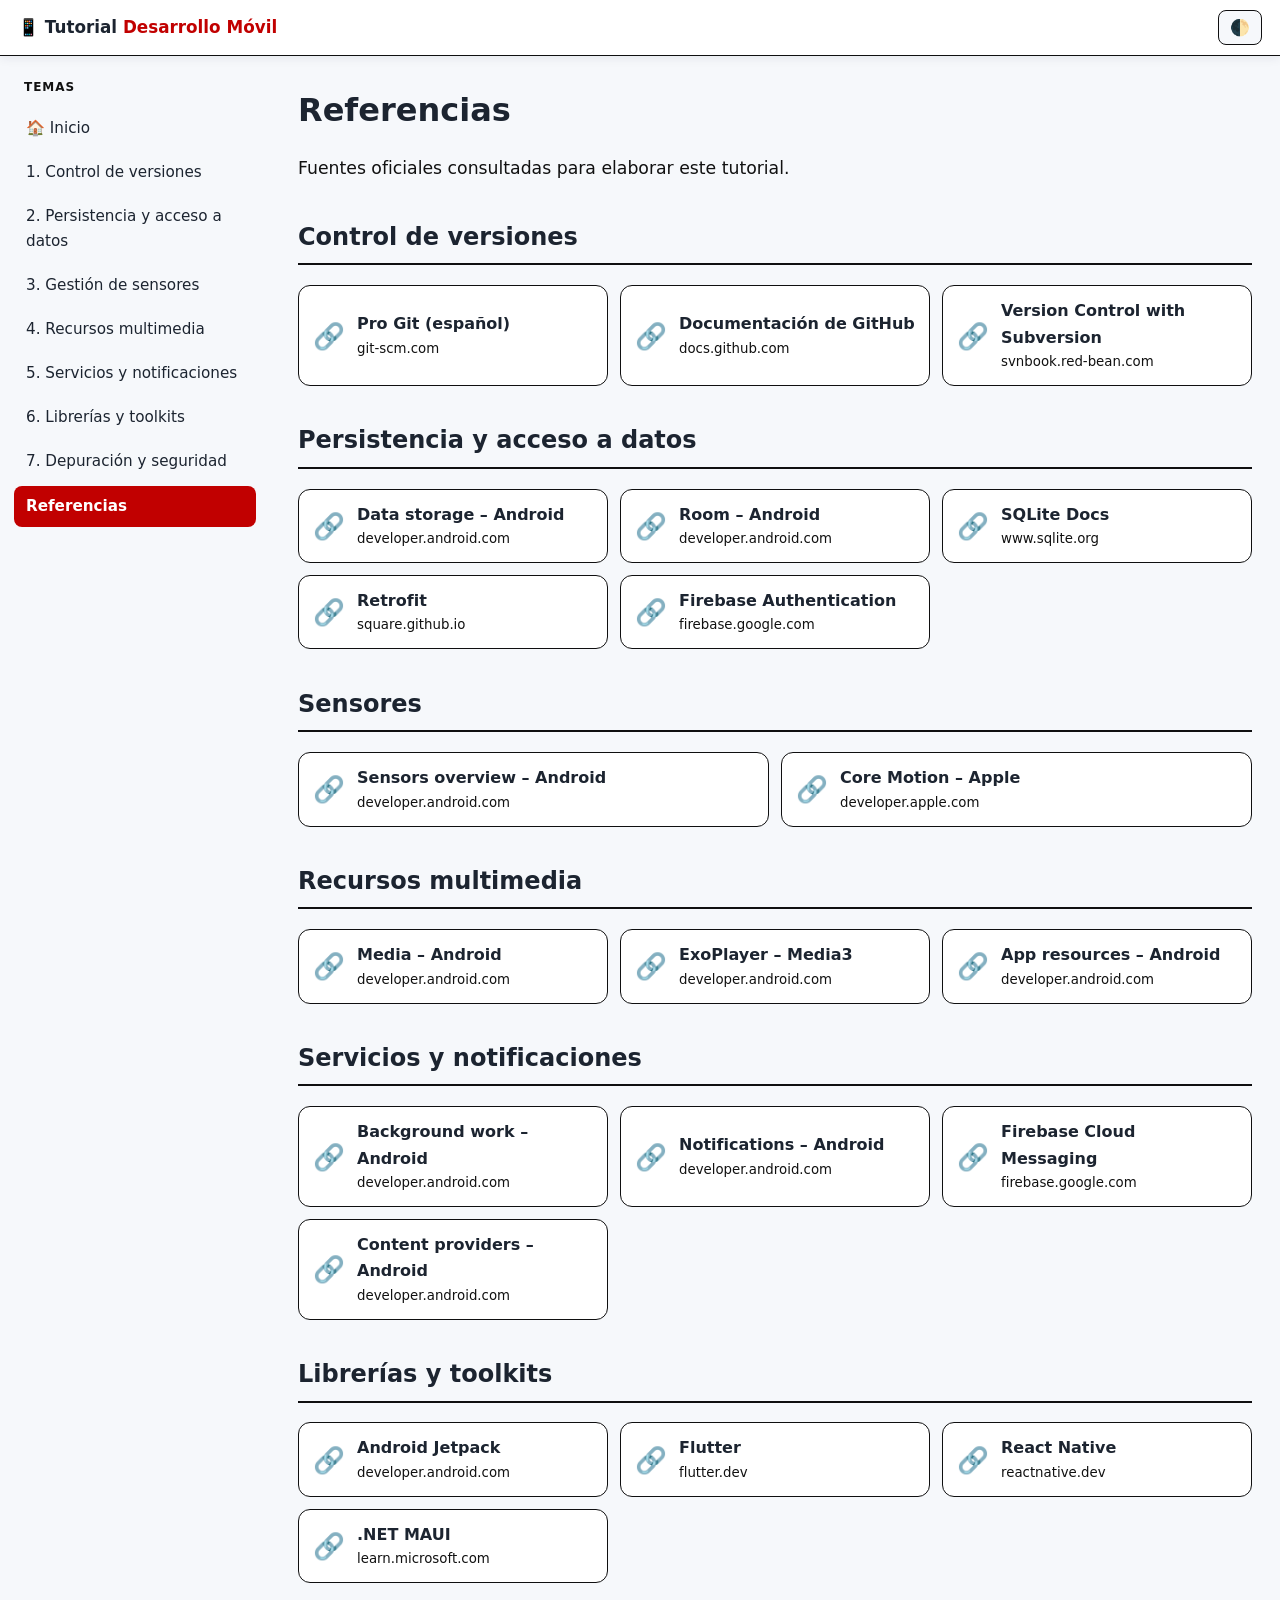
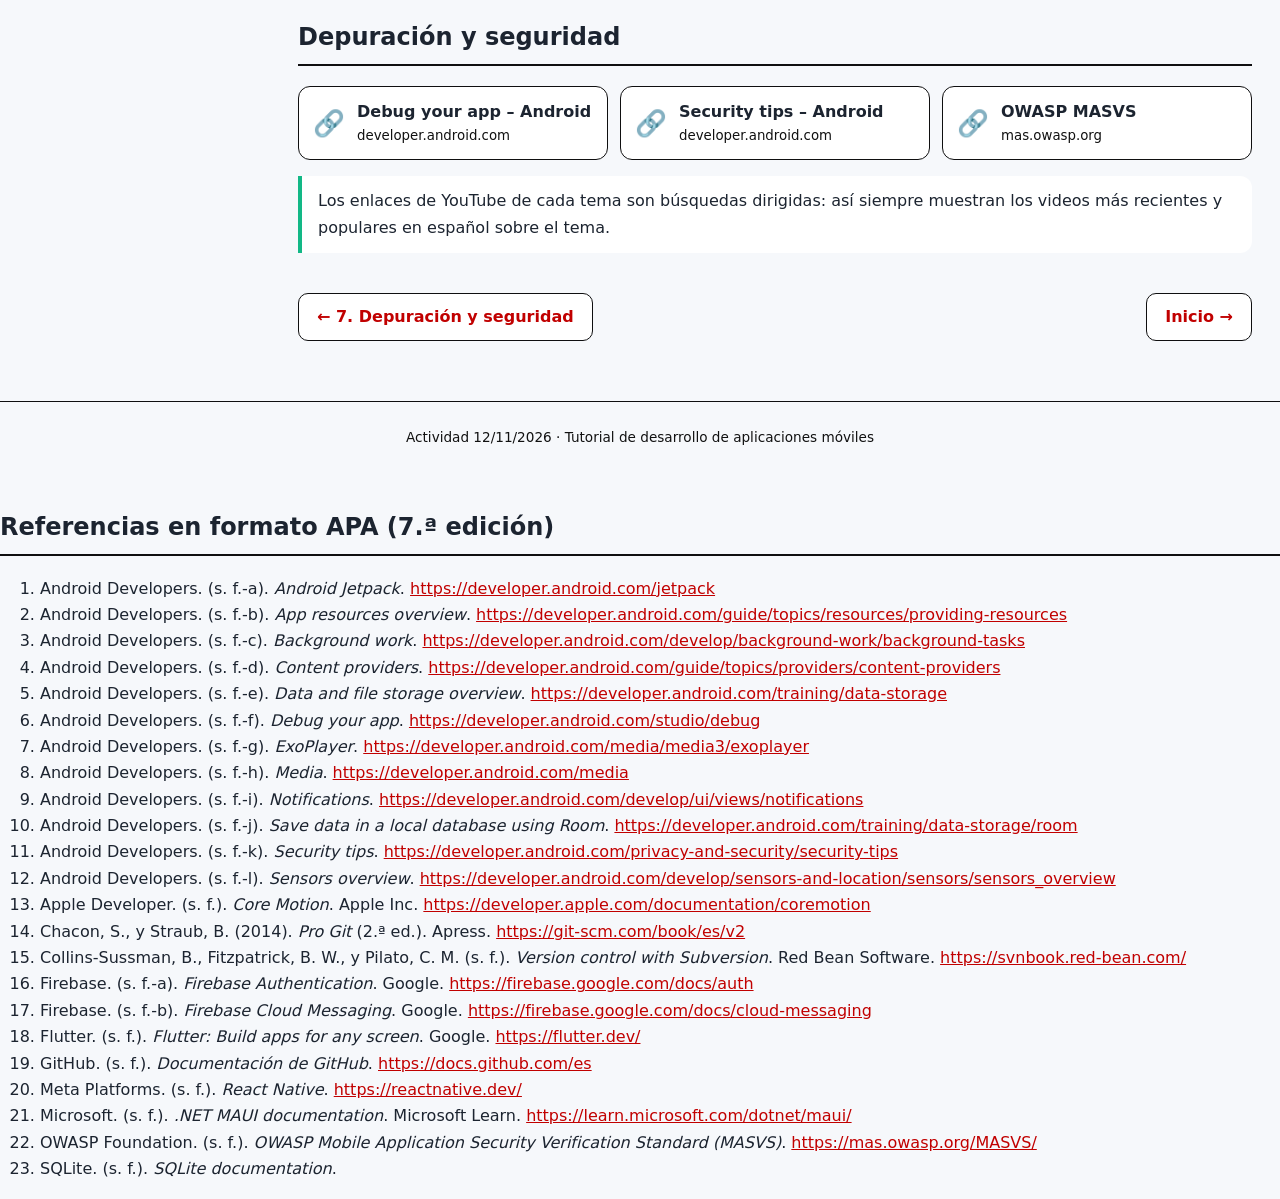
<file: pages/08-referencias.html>
<!DOCTYPE html>
<html lang="es">
<head>
<meta charset="UTF-8">
<meta name="viewport" content="width=device-width, initial-scale=1">
<title>Referencias · Tutorial Desarrollo Móvil</title>
<link rel="stylesheet" href="../css/styles.css">
</head>
<body>
<header class="topbar">
  <button class="icon-btn" id="menuBtn" aria-label="Abrir menú">☰</button>
  <a class="brand" href="../index.html">📱 Tutorial <span>Desarrollo Móvil</span></a>
  <button class="icon-btn" id="themeBtn" aria-label="Cambiar tema">🌓</button>
</header>
<div class="layout">
  <nav class="sidebar" id="sidebar">
    <h3>Temas</h3>
    <a href="../index.html">🏠 Inicio</a>
    <a href="01-control-versiones.html">1. Control de versiones</a><a href="02-persistencia-datos.html">2. Persistencia y acceso a datos</a><a href="03-sensores.html">3. Gestión de sensores</a><a href="04-multimedia.html">4. Recursos multimedia</a><a href="05-servicios-notificaciones.html">5. Servicios y notificaciones</a><a href="06-librerias-toolkits.html">6. Librerías y toolkits</a><a href="07-depuracion-seguridad.html">7. Depuración y seguridad</a><a href="08-referencias.html" class="active">Referencias</a>
  </nav>
  <main class="content">
    <h1>Referencias</h1>
    <p class="lead">Fuentes oficiales consultadas para elaborar este tutorial.</p>
    <h2>Control de versiones</h2><div class="resources"><a class="res" target="_blank" rel="noopener" href="https://git-scm.com/book/es/v2"><span class="ico">🔗</span><span><strong>Pro Git (español)</strong><small>git-scm.com</small></span></a><a class="res" target="_blank" rel="noopener" href="https://docs.github.com/es"><span class="ico">🔗</span><span><strong>Documentación de GitHub</strong><small>docs.github.com</small></span></a><a class="res" target="_blank" rel="noopener" href="https://svnbook.red-bean.com/"><span class="ico">🔗</span><span><strong>Version Control with Subversion</strong><small>svnbook.red-bean.com</small></span></a></div><h2>Persistencia y acceso a datos</h2><div class="resources"><a class="res" target="_blank" rel="noopener" href="https://developer.android.com/training/data-storage"><span class="ico">🔗</span><span><strong>Data storage – Android</strong><small>developer.android.com</small></span></a><a class="res" target="_blank" rel="noopener" href="https://developer.android.com/training/data-storage/room"><span class="ico">🔗</span><span><strong>Room – Android</strong><small>developer.android.com</small></span></a><a class="res" target="_blank" rel="noopener" href="https://www.sqlite.org/docs.html"><span class="ico">🔗</span><span><strong>SQLite Docs</strong><small>www.sqlite.org</small></span></a><a class="res" target="_blank" rel="noopener" href="https://square.github.io/retrofit/"><span class="ico">🔗</span><span><strong>Retrofit</strong><small>square.github.io</small></span></a><a class="res" target="_blank" rel="noopener" href="https://firebase.google.com/docs/auth"><span class="ico">🔗</span><span><strong>Firebase Authentication</strong><small>firebase.google.com</small></span></a></div><h2>Sensores</h2><div class="resources"><a class="res" target="_blank" rel="noopener" href="https://developer.android.com/develop/sensors-and-location/sensors/sensors_overview"><span class="ico">🔗</span><span><strong>Sensors overview – Android</strong><small>developer.android.com</small></span></a><a class="res" target="_blank" rel="noopener" href="https://developer.apple.com/documentation/coremotion"><span class="ico">🔗</span><span><strong>Core Motion – Apple</strong><small>developer.apple.com</small></span></a></div><h2>Recursos multimedia</h2><div class="resources"><a class="res" target="_blank" rel="noopener" href="https://developer.android.com/media"><span class="ico">🔗</span><span><strong>Media – Android</strong><small>developer.android.com</small></span></a><a class="res" target="_blank" rel="noopener" href="https://developer.android.com/media/media3/exoplayer"><span class="ico">🔗</span><span><strong>ExoPlayer – Media3</strong><small>developer.android.com</small></span></a><a class="res" target="_blank" rel="noopener" href="https://developer.android.com/guide/topics/resources/providing-resources"><span class="ico">🔗</span><span><strong>App resources – Android</strong><small>developer.android.com</small></span></a></div><h2>Servicios y notificaciones</h2><div class="resources"><a class="res" target="_blank" rel="noopener" href="https://developer.android.com/develop/background-work/background-tasks"><span class="ico">🔗</span><span><strong>Background work – Android</strong><small>developer.android.com</small></span></a><a class="res" target="_blank" rel="noopener" href="https://developer.android.com/develop/ui/views/notifications"><span class="ico">🔗</span><span><strong>Notifications – Android</strong><small>developer.android.com</small></span></a><a class="res" target="_blank" rel="noopener" href="https://firebase.google.com/docs/cloud-messaging"><span class="ico">🔗</span><span><strong>Firebase Cloud Messaging</strong><small>firebase.google.com</small></span></a><a class="res" target="_blank" rel="noopener" href="https://developer.android.com/guide/topics/providers/content-providers"><span class="ico">🔗</span><span><strong>Content providers – Android</strong><small>developer.android.com</small></span></a></div><h2>Librerías y toolkits</h2><div class="resources"><a class="res" target="_blank" rel="noopener" href="https://developer.android.com/jetpack"><span class="ico">🔗</span><span><strong>Android Jetpack</strong><small>developer.android.com</small></span></a><a class="res" target="_blank" rel="noopener" href="https://flutter.dev/"><span class="ico">🔗</span><span><strong>Flutter</strong><small>flutter.dev</small></span></a><a class="res" target="_blank" rel="noopener" href="https://reactnative.dev/"><span class="ico">🔗</span><span><strong>React Native</strong><small>reactnative.dev</small></span></a><a class="res" target="_blank" rel="noopener" href="https://learn.microsoft.com/dotnet/maui/"><span class="ico">🔗</span><span><strong>.NET MAUI</strong><small>learn.microsoft.com</small></span></a></div><h2>Depuración y seguridad</h2><div class="resources"><a class="res" target="_blank" rel="noopener" href="https://developer.android.com/studio/debug"><span class="ico">🔗</span><span><strong>Debug your app – Android</strong><small>developer.android.com</small></span></a><a class="res" target="_blank" rel="noopener" href="https://developer.android.com/privacy-and-security/security-tips"><span class="ico">🔗</span><span><strong>Security tips – Android</strong><small>developer.android.com</small></span></a><a class="res" target="_blank" rel="noopener" href="https://mas.owasp.org/MASVS/"><span class="ico">🔗</span><span><strong>OWASP MASVS</strong><small>mas.owasp.org</small></span></a></div><div class="note">Los enlaces de YouTube de cada tema son búsquedas dirigidas: así siempre muestran los videos más recientes y populares en español sobre el tema.</div>
    <div class="pager"><a href="07-depuracion-seguridad.html">← 7. Depuración y seguridad</a><a href="../index.html">Inicio →</a></div>
  </main>
</div>
<footer>Actividad 12/11/2026 · Tutorial de desarrollo de aplicaciones móviles</footer>
<button id="toTop" aria-label="Volver arriba">↑</button>
<script src="../js/main.js"></script>
<h2>Referencias en formato APA (7.ª edición)</h2>
<ol class="apa">
  <li>Android Developers. (s. f.-a). <em>Android Jetpack</em>. <a href="https://developer.android.com/jetpack" target="_blank" rel="noopener">https://developer.android.com/jetpack</a></li>
  <li>Android Developers. (s. f.-b). <em>App resources overview</em>. <a href="https://developer.android.com/guide/topics/resources/providing-resources" target="_blank" rel="noopener">https://developer.android.com/guide/topics/resources/providing-resources</a></li>
  <li>Android Developers. (s. f.-c). <em>Background work</em>. <a href="https://developer.android.com/develop/background-work/background-tasks" target="_blank" rel="noopener">https://developer.android.com/develop/background-work/background-tasks</a></li>
  <li>Android Developers. (s. f.-d). <em>Content providers</em>. <a href="https://developer.android.com/guide/topics/providers/content-providers" target="_blank" rel="noopener">https://developer.android.com/guide/topics/providers/content-providers</a></li>
  <li>Android Developers. (s. f.-e). <em>Data and file storage overview</em>. <a href="https://developer.android.com/training/data-storage" target="_blank" rel="noopener">https://developer.android.com/training/data-storage</a></li>
  <li>Android Developers. (s. f.-f). <em>Debug your app</em>. <a href="https://developer.android.com/studio/debug" target="_blank" rel="noopener">https://developer.android.com/studio/debug</a></li>
  <li>Android Developers. (s. f.-g). <em>ExoPlayer</em>. <a href="https://developer.android.com/media/media3/exoplayer" target="_blank" rel="noopener">https://developer.android.com/media/media3/exoplayer</a></li>
  <li>Android Developers. (s. f.-h). <em>Media</em>. <a href="https://developer.android.com/media" target="_blank" rel="noopener">https://developer.android.com/media</a></li>
  <li>Android Developers. (s. f.-i). <em>Notifications</em>. <a href="https://developer.android.com/develop/ui/views/notifications" target="_blank" rel="noopener">https://developer.android.com/develop/ui/views/notifications</a></li>
  <li>Android Developers. (s. f.-j). <em>Save data in a local database using Room</em>. <a href="https://developer.android.com/training/data-storage/room" target="_blank" rel="noopener">https://developer.android.com/training/data-storage/room</a></li>
  <li>Android Developers. (s. f.-k). <em>Security tips</em>. <a href="https://developer.android.com/privacy-and-security/security-tips" target="_blank" rel="noopener">https://developer.android.com/privacy-and-security/security-tips</a></li>
  <li>Android Developers. (s. f.-l). <em>Sensors overview</em>. <a href="https://developer.android.com/develop/sensors-and-location/sensors/sensors_overview" target="_blank" rel="noopener">https://developer.android.com/develop/sensors-and-location/sensors/sensors_overview</a></li>
  <li>Apple Developer. (s. f.). <em>Core Motion</em>. Apple Inc. <a href="https://developer.apple.com/documentation/coremotion" target="_blank" rel="noopener">https://developer.apple.com/documentation/coremotion</a></li>
  <li>Chacon, S., y Straub, B. (2014). <em>Pro Git</em> (2.ª ed.). Apress. <a href="https://git-scm.com/book/es/v2" target="_blank" rel="noopener">https://git-scm.com/book/es/v2</a></li>
  <li>Collins-Sussman, B., Fitzpatrick, B. W., y Pilato, C. M. (s. f.). <em>Version control with Subversion</em>. Red Bean Software. <a href="https://svnbook.red-bean.com/" target="_blank" rel="noopener">https://svnbook.red-bean.com/</a></li>
  <li>Firebase. (s. f.-a). <em>Firebase Authentication</em>. Google. <a href="https://firebase.google.com/docs/auth" target="_blank" rel="noopener">https://firebase.google.com/docs/auth</a></li>
  <li>Firebase. (s. f.-b). <em>Firebase Cloud Messaging</em>. Google. <a href="https://firebase.google.com/docs/cloud-messaging" target="_blank" rel="noopener">https://firebase.google.com/docs/cloud-messaging</a></li>
  <li>Flutter. (s. f.). <em>Flutter: Build apps for any screen</em>. Google. <a href="https://flutter.dev/" target="_blank" rel="noopener">https://flutter.dev/</a></li>
  <li>GitHub. (s. f.). <em>Documentación de GitHub</em>. <a href="https://docs.github.com/es" target="_blank" rel="noopener">https://docs.github.com/es</a></li>
  <li>Meta Platforms. (s. f.). <em>React Native</em>. <a href="https://reactnative.dev/" target="_blank" rel="noopener">https://reactnative.dev/</a></li>
  <li>Microsoft. (s. f.). <em>.NET MAUI documentation</em>. Microsoft Learn. <a href="https://learn.microsoft.com/dotnet/maui/" target="_blank" rel="noopener">https://learn.microsoft.com/dotnet/maui/</a></li>
  <li>OWASP Foundation. (s. f.). <em>OWASP Mobile Application Security Verification Standard (MASVS)</em>. <a href="https://mas.owasp.org/MASVS/" target="_blank" rel="noopener">https://mas.owasp.org/MASVS/</a></li>
  <li>SQLite. (s. f.). <em>SQLite documentation</em>. <a href="https://www.sqlite.org/docs.html"
</body>
</html>
</file>
<file: css/styles.css>
/* ===== Variables ===== */
:root {
  --bg: #f6f8fb;
  --surface: #ffffff;
  --text: #1c2430;
  --muted: #111111;
  --primary: #c10000;
  --primary-dark: #9a0000;
  --accent: #12b886;
  --warn: #693d00;
  --border: #0f0f10;
  --code-bg: #0f172a;
  --code-text: #e2e8f0;
  --shadow: 0 2px 10px rgba(20, 30, 60, .08);
  --radius: 12px;
  --sidebar-w: 270px;
}
[data-theme="dark"] {
  --bg: #0f1420;
  --surface: #182033;
  --text: #e6ebf5;
  --muted: #faf4f4;
  --primary: #f10808;
  --primary-dark: #f20d0d;
  --border: #f2ebeb;
  --shadow: 0 2px 10px rgba(0, 0, 0, .4);
}

* { box-sizing: border-box; }
html { scroll-behavior: smooth; }
body {
  margin: 0;
  font-family: system-ui, -apple-system, "Segoe UI", Roboto, sans-serif;
  background: var(--bg);
  color: var(--text);
  line-height: 1.65;
}
a { color: var(--primary); }
img { max-width: 100%; }

/* ===== Header ===== */
.topbar {
  position: sticky; top: 0; z-index: 50;
  display: flex; align-items: center; gap: 12px;
  padding: 10px 18px;
  background: var(--surface);
  border-bottom: 1px solid var(--border);
  box-shadow: var(--shadow);
}
.topbar .brand { font-weight: 700; font-size: 1.05rem; text-decoration: none; color: var(--text); flex: 1; }
.topbar .brand span { color: var(--primary); }
.icon-btn {
  border: 1px solid var(--border); background: var(--bg); color: var(--text);
  border-radius: 8px; padding: 7px 11px; cursor: pointer; font-size: 1rem;
}
.icon-btn:hover { border-color: var(--primary); }
#menuBtn { display: none; }

/* ===== Layout ===== */
.layout { display: flex; max-width: 1280px; margin: 0 auto; }
.sidebar {
  width: var(--sidebar-w); flex-shrink: 0;
  position: sticky; top: 58px; align-self: flex-start;
  height: calc(100vh - 58px); overflow-y: auto;
  padding: 20px 14px;
}
.sidebar h3 { font-size: .75rem; letter-spacing: .08em; text-transform: uppercase; color: var(--muted); margin: 0 0 10px 10px; }
.sidebar a {
  display: block; padding: 8px 12px; margin-bottom: 3px;
  border-radius: 8px; text-decoration: none; color: var(--text); font-size: .95rem;
}
.sidebar a:hover { background: var(--surface); }
.sidebar a.active { background: var(--primary); color: #fff; font-weight: 600; }
.content { flex: 1; min-width: 0; padding: 28px 28px 60px; }

/* ===== Typography & blocks ===== */
h1 { font-size: 2rem; margin: 0 0 6px; }
h2 { margin-top: 2.2rem; padding-bottom: 6px; border-bottom: 2px solid var(--border); }
h3 { margin-top: 1.6rem; }
.lead { color: var(--muted); font-size: 1.08rem; margin-bottom: 22px; }

.card {
  background: var(--surface); border: 1px solid var(--border);
  border-radius: var(--radius); padding: 18px 20px; margin: 16px 0;
  box-shadow: var(--shadow);
}
.grid { display: grid; gap: 16px; grid-template-columns: repeat(auto-fit, minmax(260px, 1fr)); }
.grid .card { margin: 0; }
.card h3 { margin-top: 0; }

.pros, .cons { margin: 8px 0; padding-left: 20px; }
.pros li::marker { color: var(--accent); content: "✔ "; }
.cons li::marker { color: var(--warn); content: "✖ "; }

.badge {
  display: inline-block; background: var(--primary); color: #fff;
  padding: 2px 10px; border-radius: 999px; font-size: .75rem; margin-right: 6px;
}
.note {
  border-left: 4px solid var(--accent); background: var(--surface);
  padding: 12px 16px; border-radius: 0 var(--radius) var(--radius) 0; margin: 16px 0;
}
.note.warn { border-color: var(--warn); }

/* ===== Code ===== */
.code-wrap { position: relative; margin: 14px 0; }
pre {
  background: var(--code-bg); color: var(--code-text);
  padding: 16px; border-radius: 10px; overflow-x: auto;
  font-size: .86rem; line-height: 1.5; margin: 0;
}
code { font-family: ui-monospace, "Cascadia Code", Consolas, monospace; }
p code, li code, td code {
  background: rgba(124, 156, 255, .15); padding: 1px 6px; border-radius: 5px; font-size: .88em;
}
.copy-btn {
  position: absolute; top: 8px; right: 8px;
  background: rgba(255,255,255,.12); color: #fff; border: 0;
  padding: 4px 10px; border-radius: 6px; cursor: pointer; font-size: .75rem;
}
.copy-btn:hover { background: rgba(255,255,255,.25); }

/* ===== Tables ===== */
.table-wrap { overflow-x: auto; margin: 14px 0; }
table { border-collapse: collapse; width: 100%; background: var(--surface); }
th, td { border: 1px solid var(--border); padding: 9px 12px; text-align: left; vertical-align: top; font-size: .93rem; }
th { background: var(--primary); color: #fff; }

/* ===== Recursos / videos ===== */
.resources { display: grid; gap: 12px; grid-template-columns: repeat(auto-fit, minmax(250px, 1fr)); margin: 12px 0; }
.res {
  display: flex; gap: 12px; align-items: center; text-decoration: none; color: var(--text);
  background: var(--surface); border: 1px solid var(--border);
  padding: 12px 14px; border-radius: var(--radius); transition: transform .15s, border-color .15s;
}
.res:hover { transform: translateY(-2px); border-color: var(--primary); }
.res .ico { font-size: 1.6rem; }
.res small { display: block; color: var(--muted); }
.res.yt .ico { color: #e03131; }

/* ===== Tabs & acordeón ===== */
.tabs { display: flex; flex-wrap: wrap; gap: 6px; margin-top: 14px; }
.tab-btn {
  border: 1px solid var(--border); background: var(--surface); color: var(--text);
  padding: 8px 14px; border-radius: 8px 8px 0 0; cursor: pointer; font-weight: 600;
}
.tab-btn.active { background: var(--primary); color: #fff; border-color: var(--primary); }
.tab-panel { display: none; background: var(--surface); border: 1px solid var(--border); padding: 16px 20px; border-radius: 0 var(--radius) var(--radius) var(--radius); }
.tab-panel.active { display: block; }

details { background: var(--surface); border: 1px solid var(--border); border-radius: 10px; padding: 10px 16px; margin: 10px 0; }
summary { cursor: pointer; font-weight: 600; }

/* ===== Quiz ===== */
.quiz .q { margin: 14px 0; }
.quiz button.opt {
  display: block; width: 100%; text-align: left; margin: 6px 0; padding: 10px 14px;
  border: 1px solid var(--border); background: var(--bg); color: var(--text);
  border-radius: 8px; cursor: pointer; font-size: .95rem;
}
.quiz button.opt:hover { border-color: var(--primary); }
.quiz button.opt.ok { background: #d3f9e4; border-color: var(--accent); color: #0b5d3f; }
.quiz button.opt.bad { background: #ffe3e3; border-color: #e03131; color: #8a1c1c; }

/* ===== Home hero ===== */
.hero {
  background: linear-gradient(135deg, var(--primary), #6741d9);
  color: #fff; border-radius: 16px; padding: 38px 30px; margin-bottom: 26px;
}
.hero h1 { font-size: 2.3rem; }
.hero p { max-width: 640px; font-size: 1.08rem; opacity: .95; }
.topic-card { text-decoration: none; color: var(--text); display: block; transition: transform .15s; }
.topic-card:hover { transform: translateY(-3px); }
.topic-card .num { font-size: 1.8rem; font-weight: 800; color: var(--primary); }

.pager { display: flex; justify-content: space-between; gap: 12px; margin-top: 40px; flex-wrap: wrap; }
.pager a {
  text-decoration: none; padding: 10px 18px; border: 1px solid var(--border);
  background: var(--surface); border-radius: 10px; font-weight: 600;
}
.pager a:hover { border-color: var(--primary); }
footer { text-align: center; color: var(--muted); font-size: .85rem; padding: 24px 12px; border-top: 1px solid var(--border); }

#toTop {
  position: fixed; right: 18px; bottom: 18px; display: none;
  width: 44px; height: 44px; border-radius: 50%; border: 0;
  background: var(--primary); color: #fff; font-size: 1.2rem; cursor: pointer; box-shadow: var(--shadow);
}

/* ===== Responsivo ===== */
@media (max-width: 900px) {
  #menuBtn { display: inline-block; }
  .sidebar {
    position: fixed; left: 0; top: 58px; z-index: 40; height: calc(100vh - 58px);
    background: var(--bg); border-right: 1px solid var(--border);
    transform: translateX(-100%); transition: transform .25s;
    box-shadow: var(--shadow);
  }
  .sidebar.open { transform: translateX(0); }
  .content { padding: 20px 16px 50px; }
  h1 { font-size: 1.6rem; }
  .hero h1 { font-size: 1.8rem; }
}
</file>
